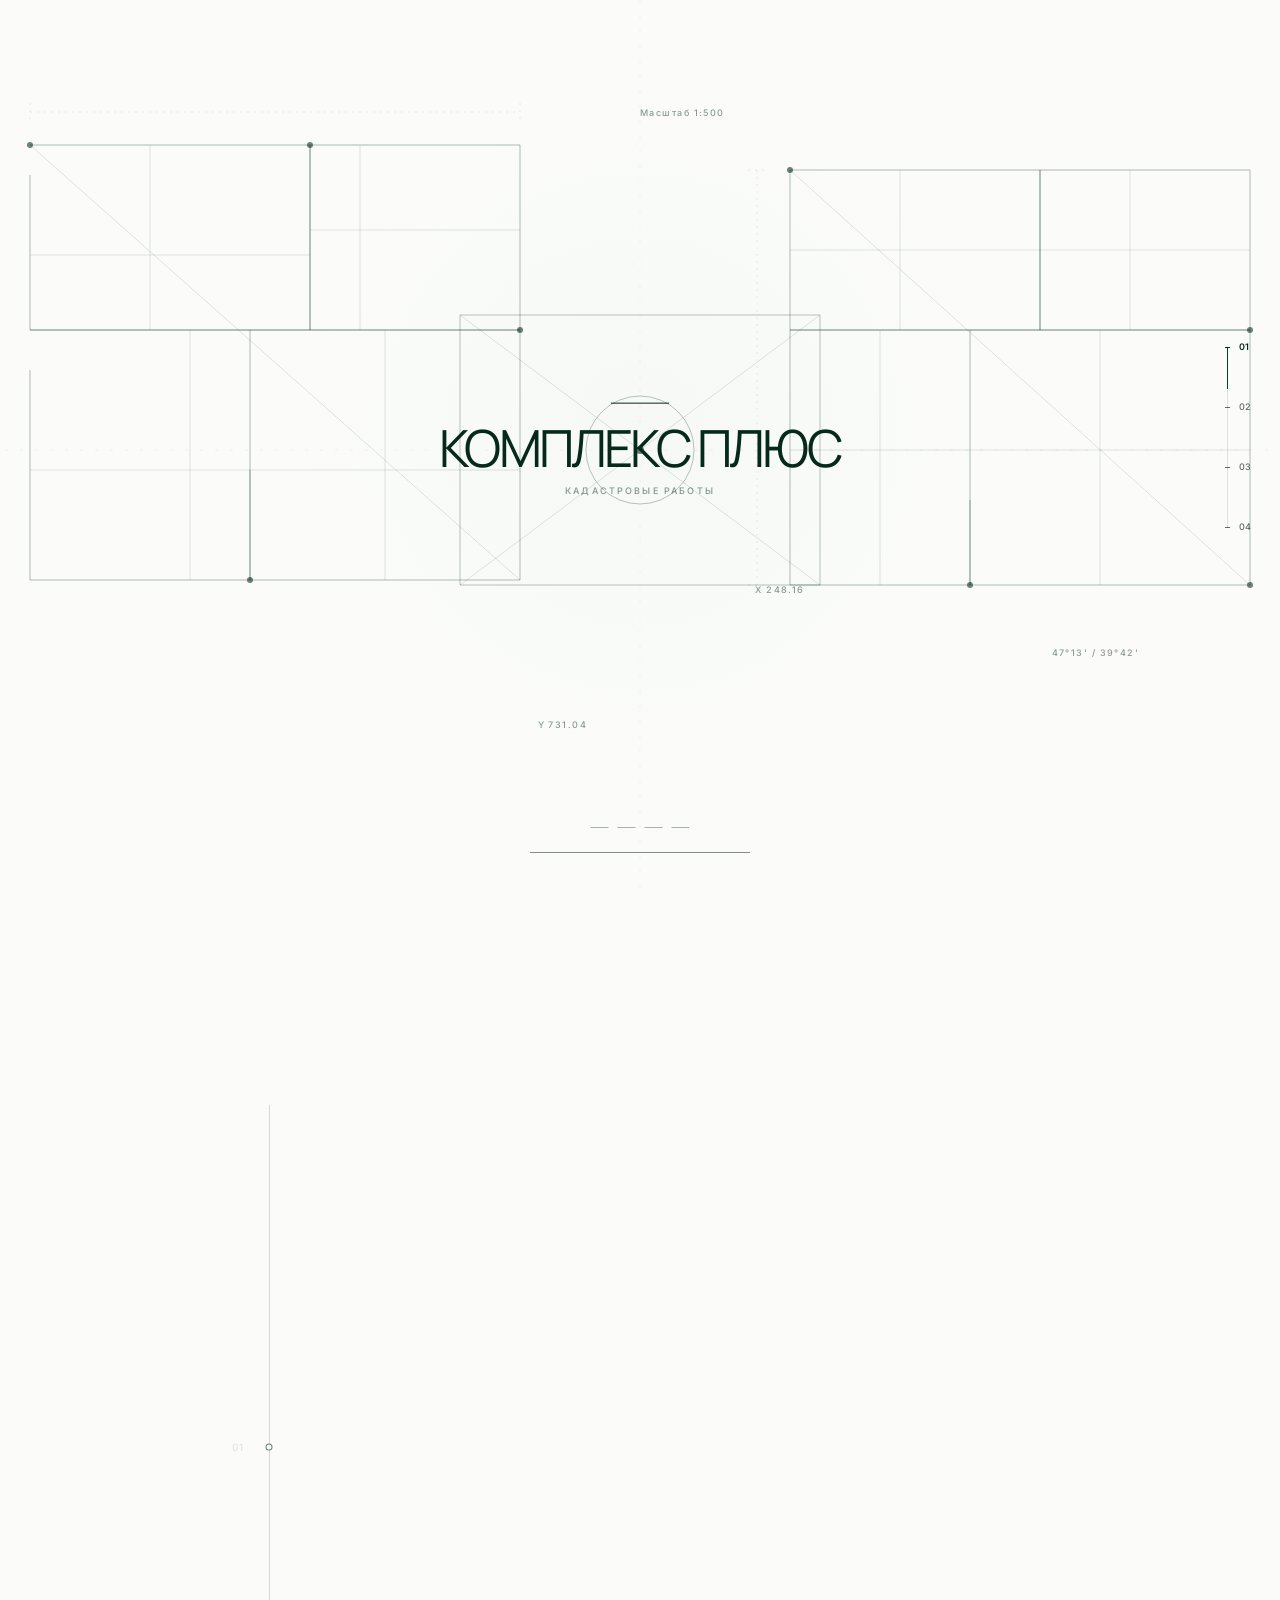
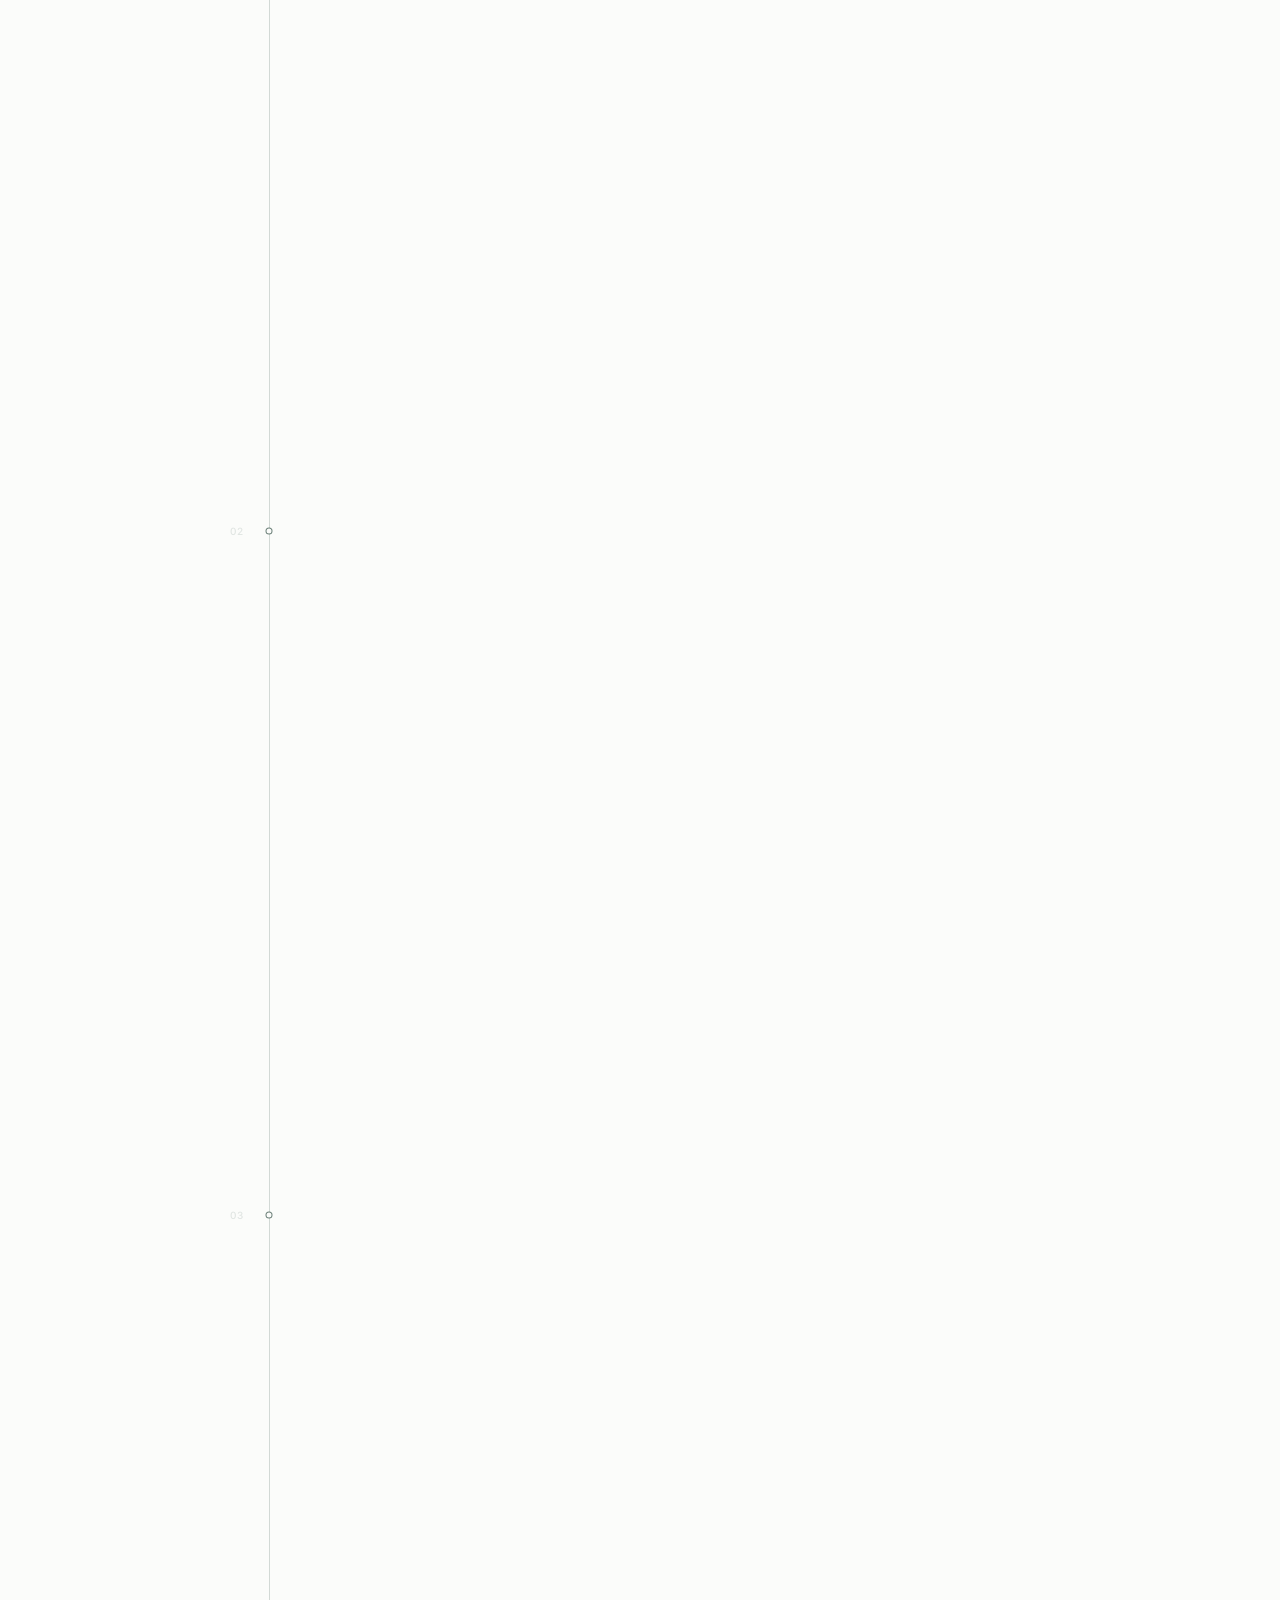
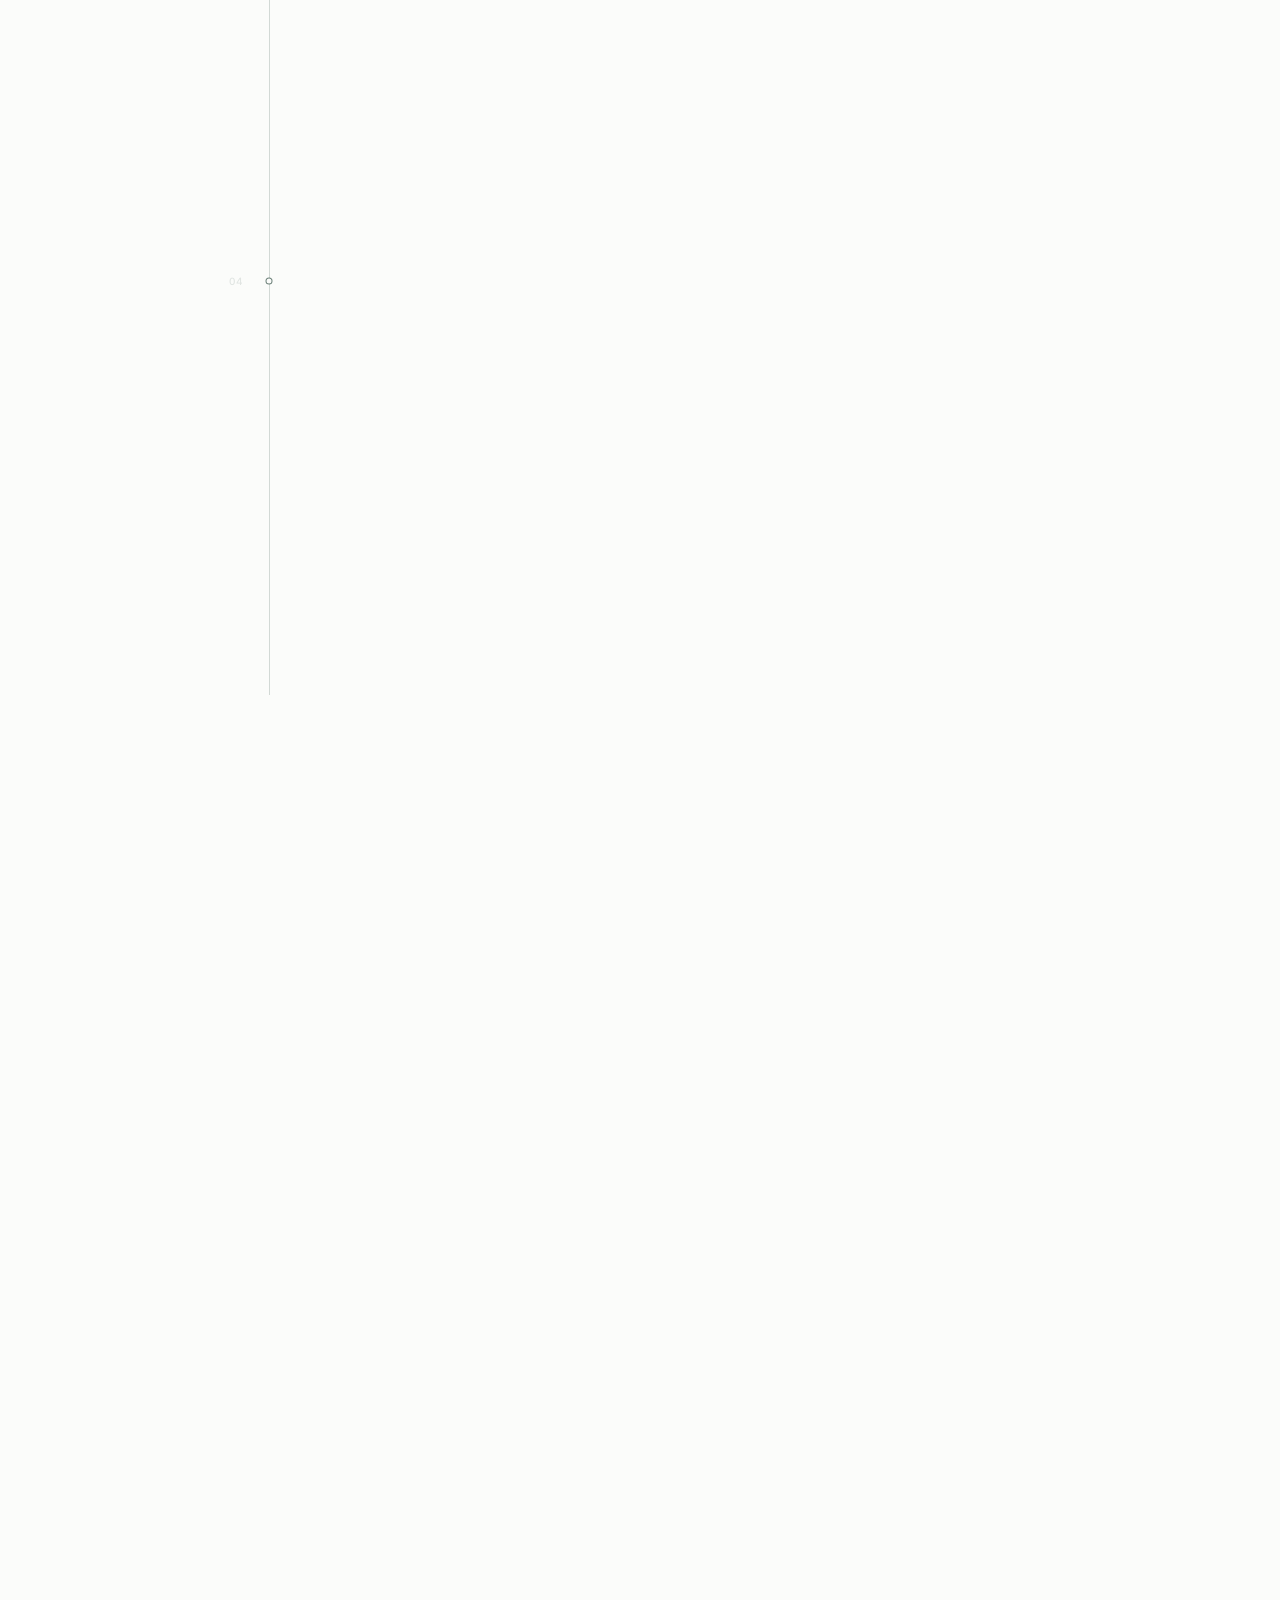
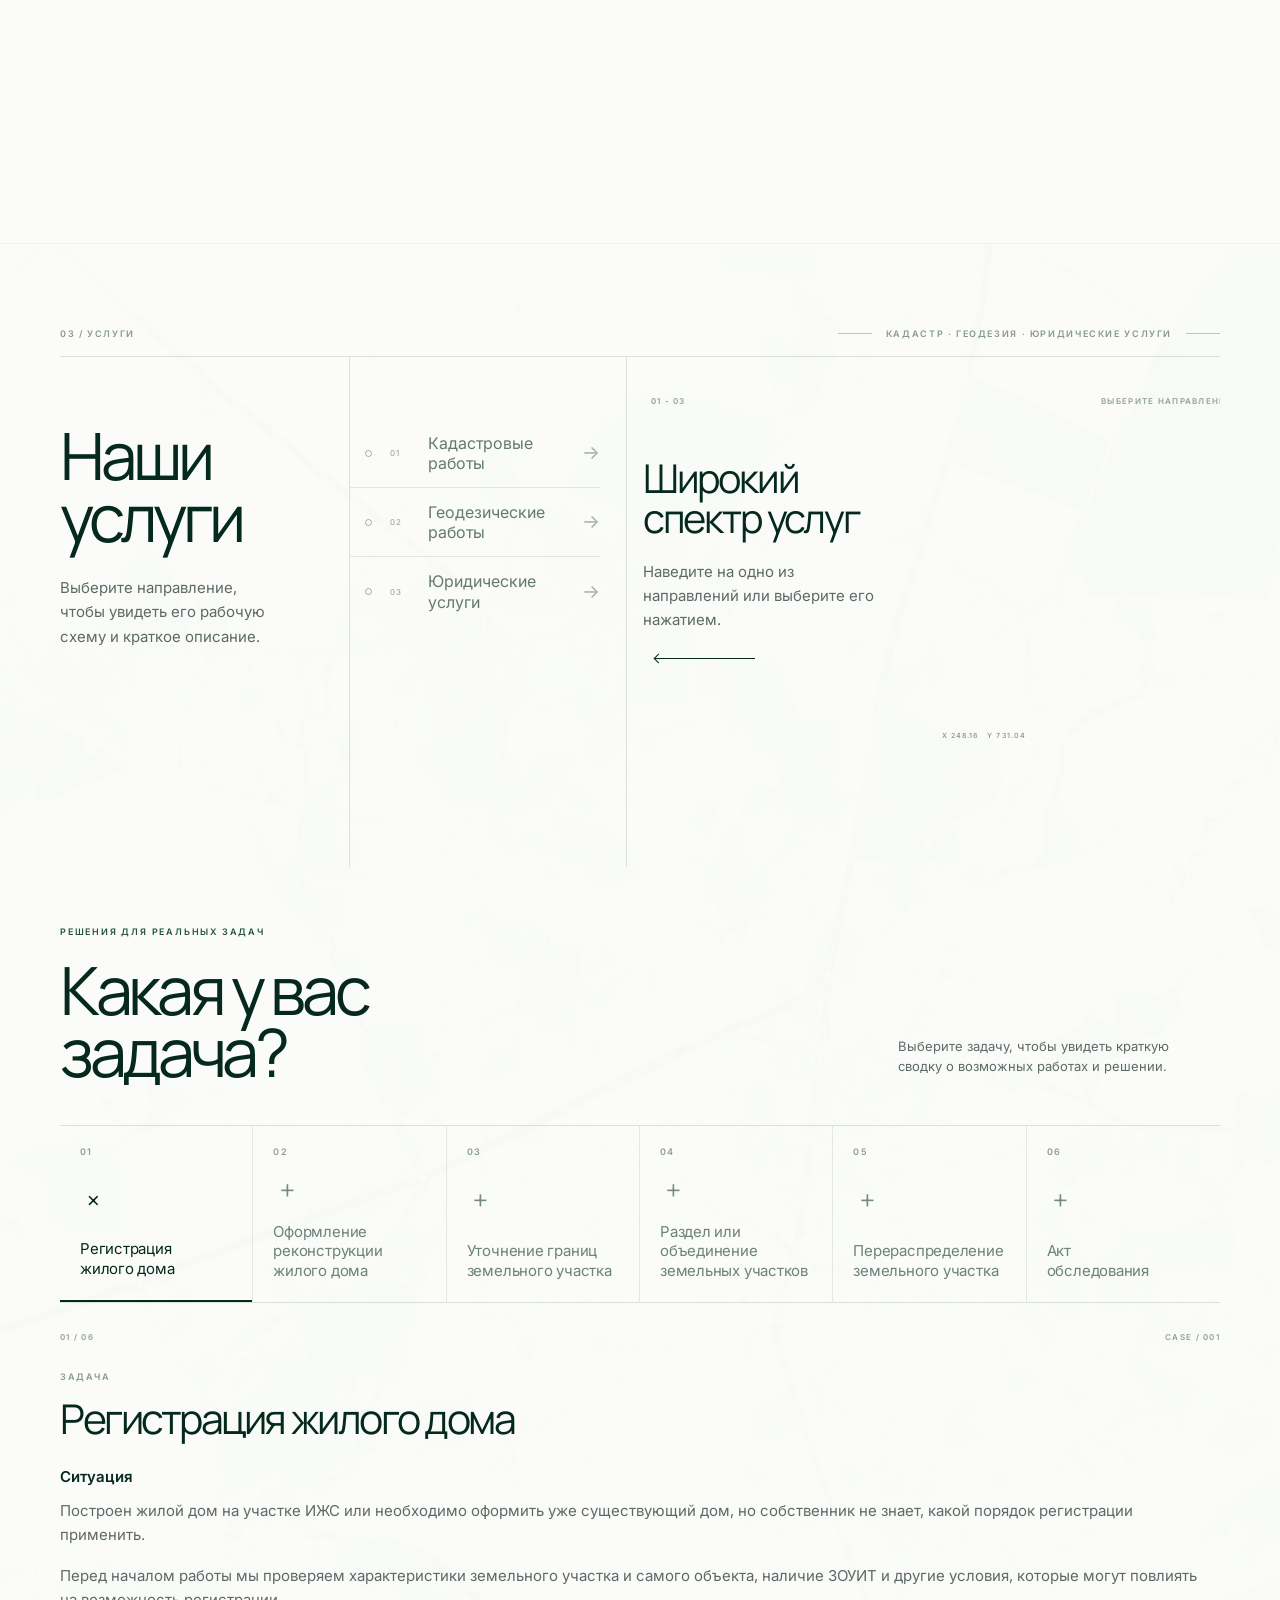
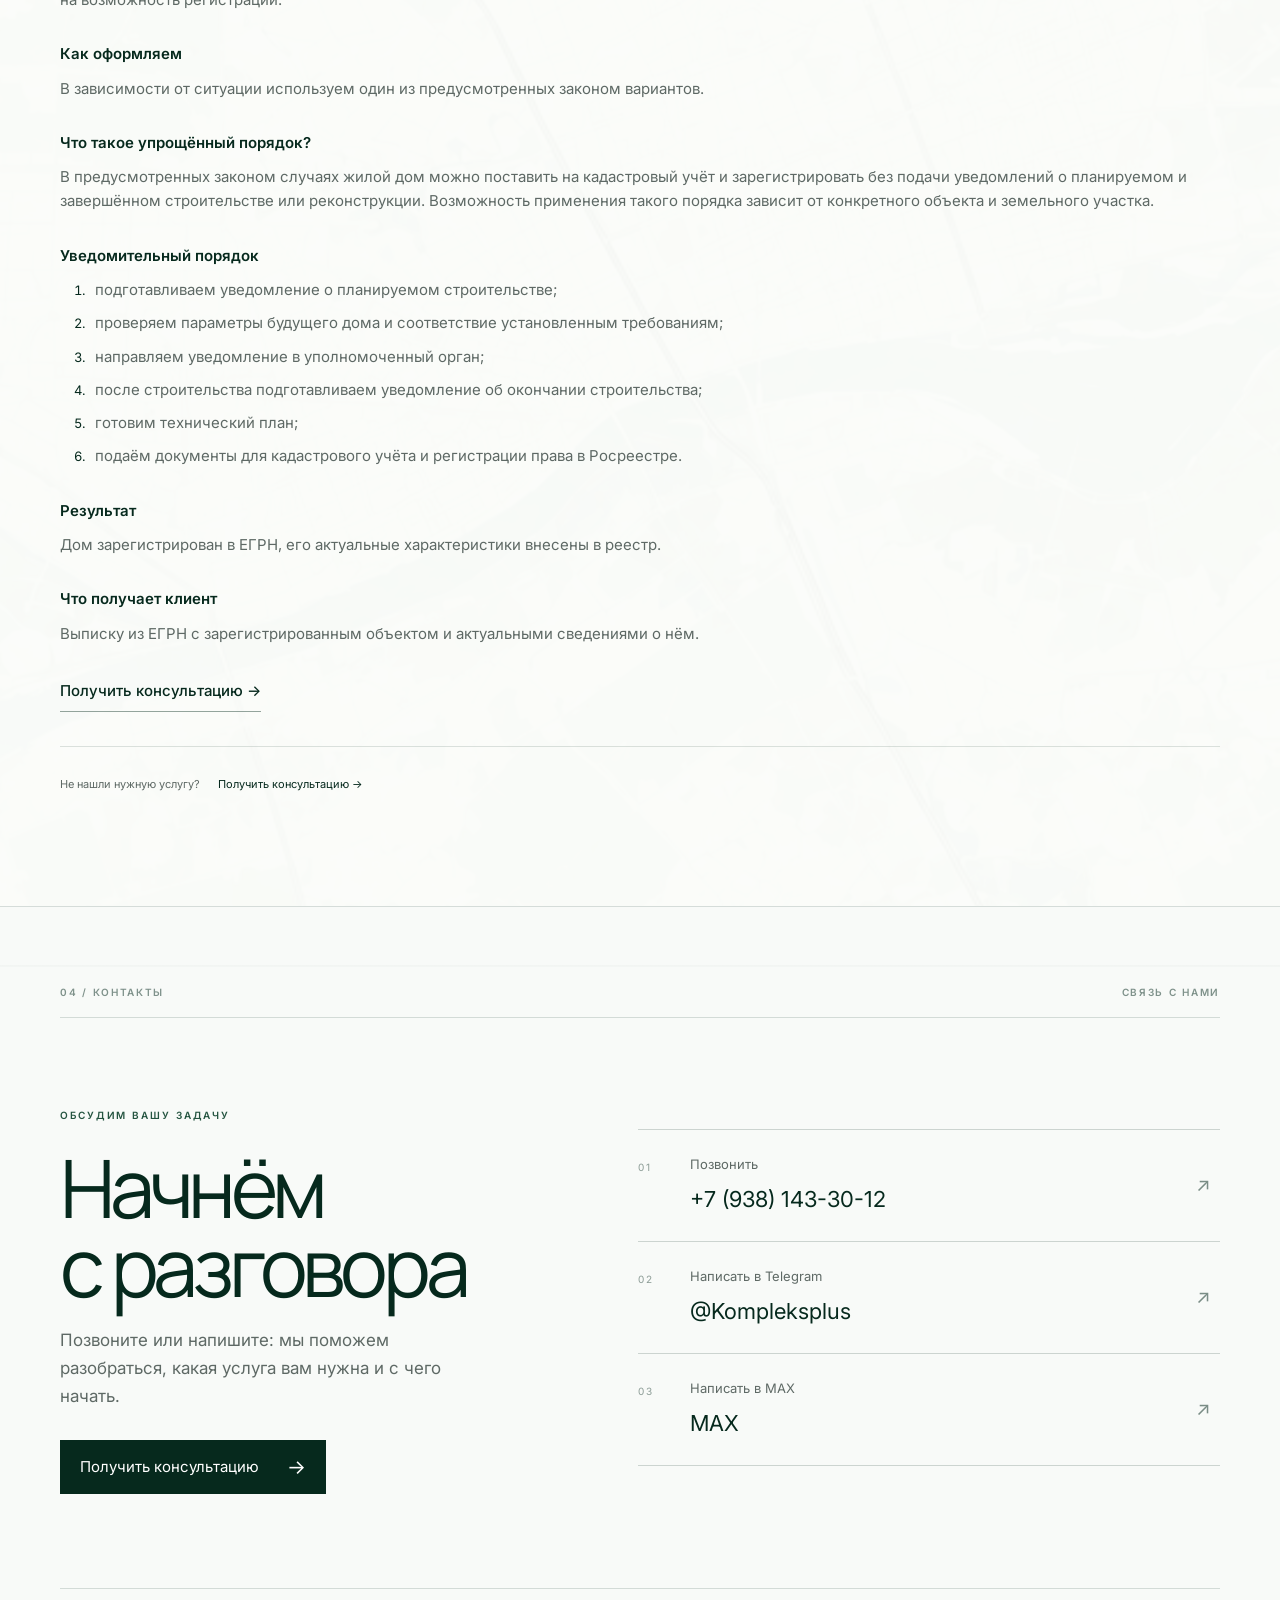
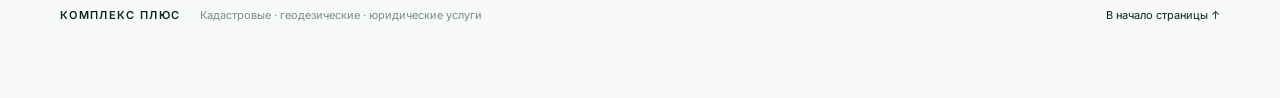
<file: index.html>
<!DOCTYPE html>
<html lang="ru">
<head>
    <meta charset="UTF-8">
    <meta name="viewport" content="width=device-width, initial-scale=1.0">
    <title>Комплекс Плюс — кадастровые работы</title>
    <meta http-equiv="refresh" content="0; url=PythonProject1/complex-plus/">
    <script>
        const destination = new URL("PythonProject1/complex-plus/", window.location.href);
        destination.search = window.location.search;
        destination.hash = window.location.hash;
        window.location.replace(destination.href);
    </script>
</head>
<body>
    <p><a href="PythonProject1/complex-plus/">Открыть сайт «Комплекс Плюс»</a></p>
</body>
</html>
</file>
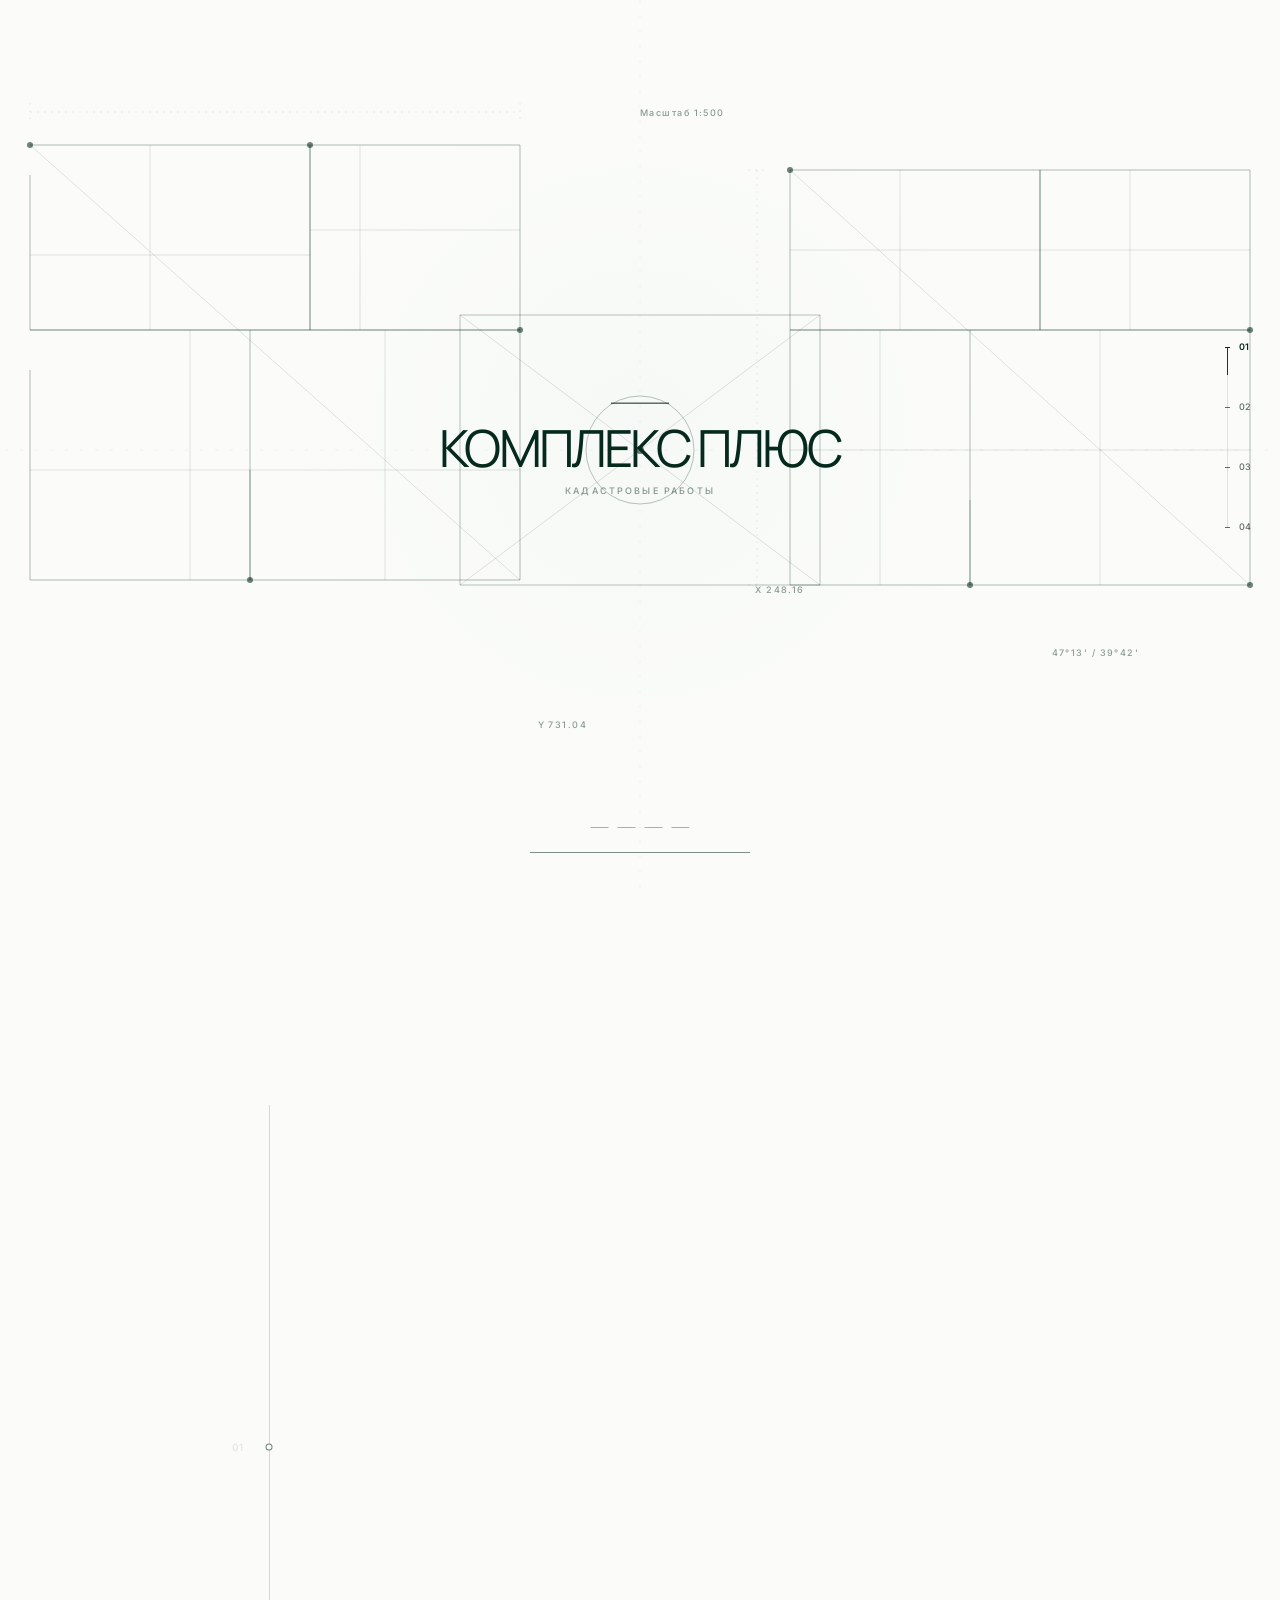
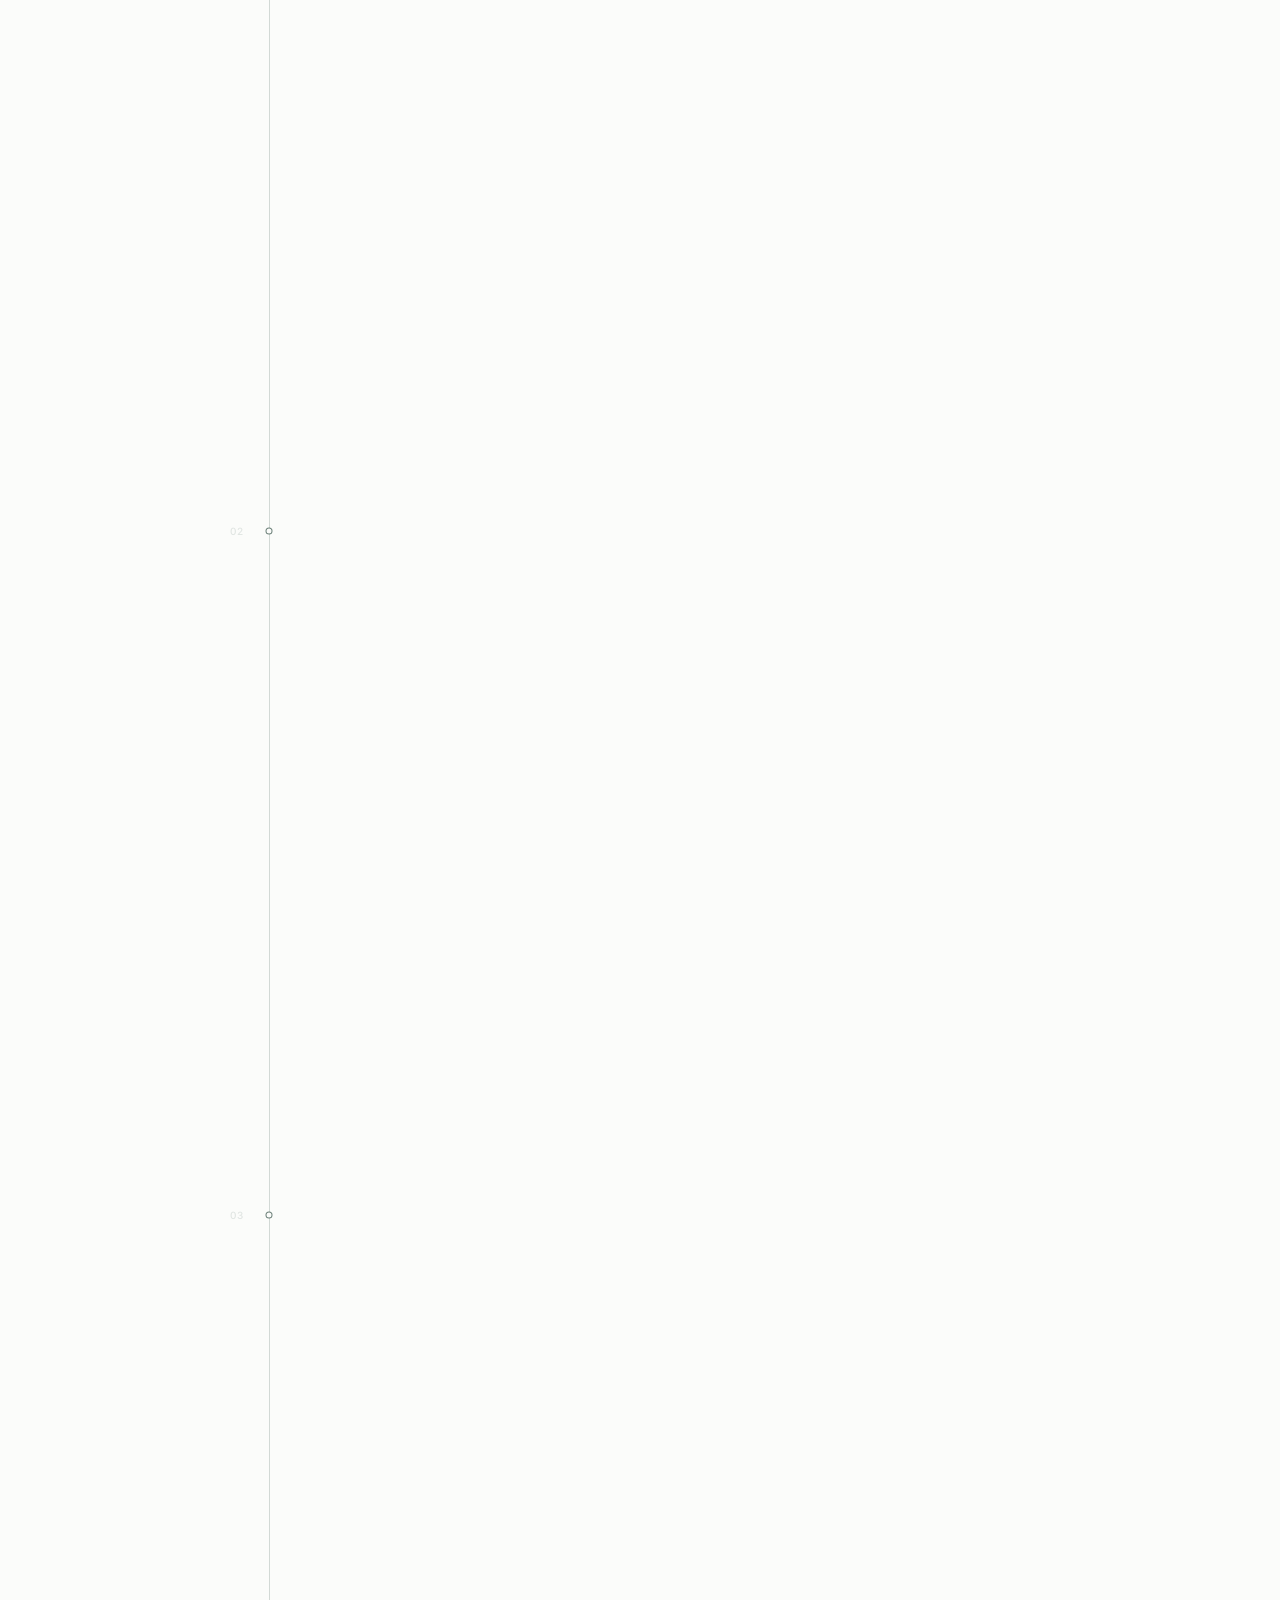
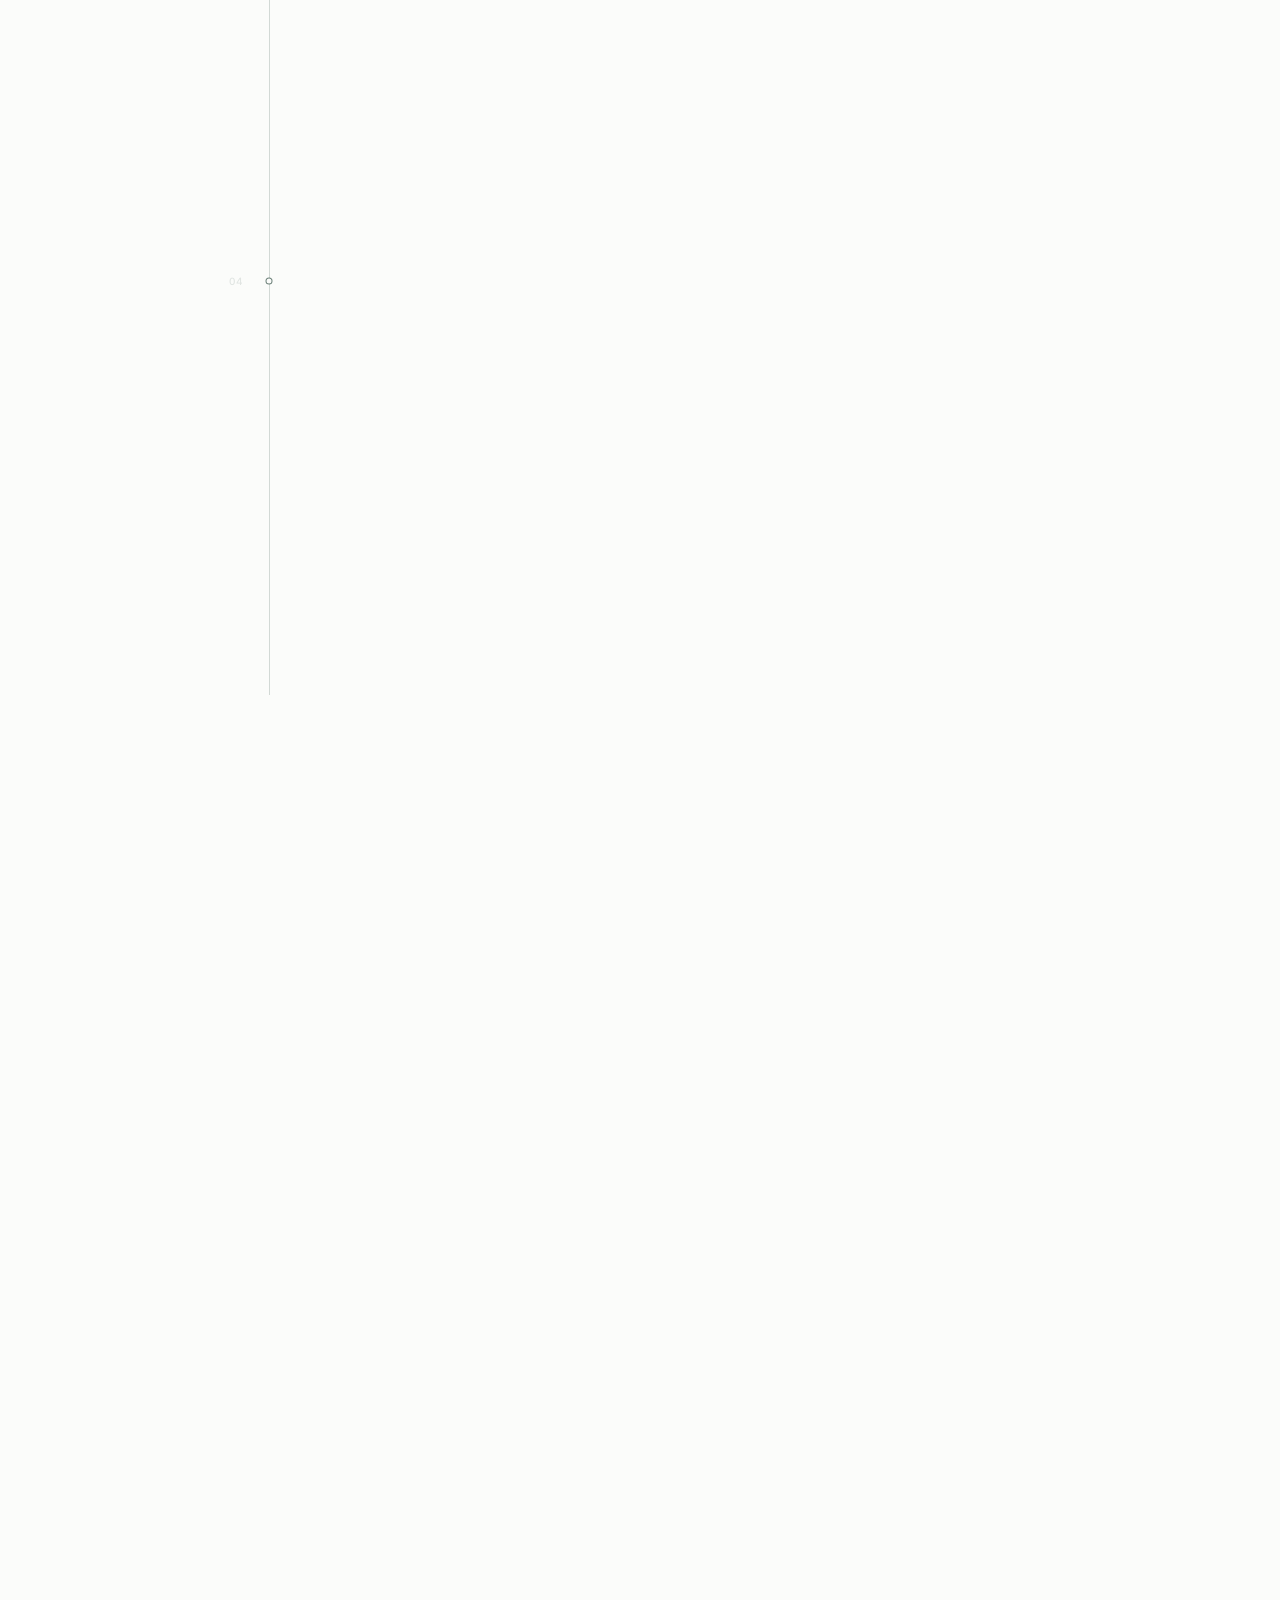
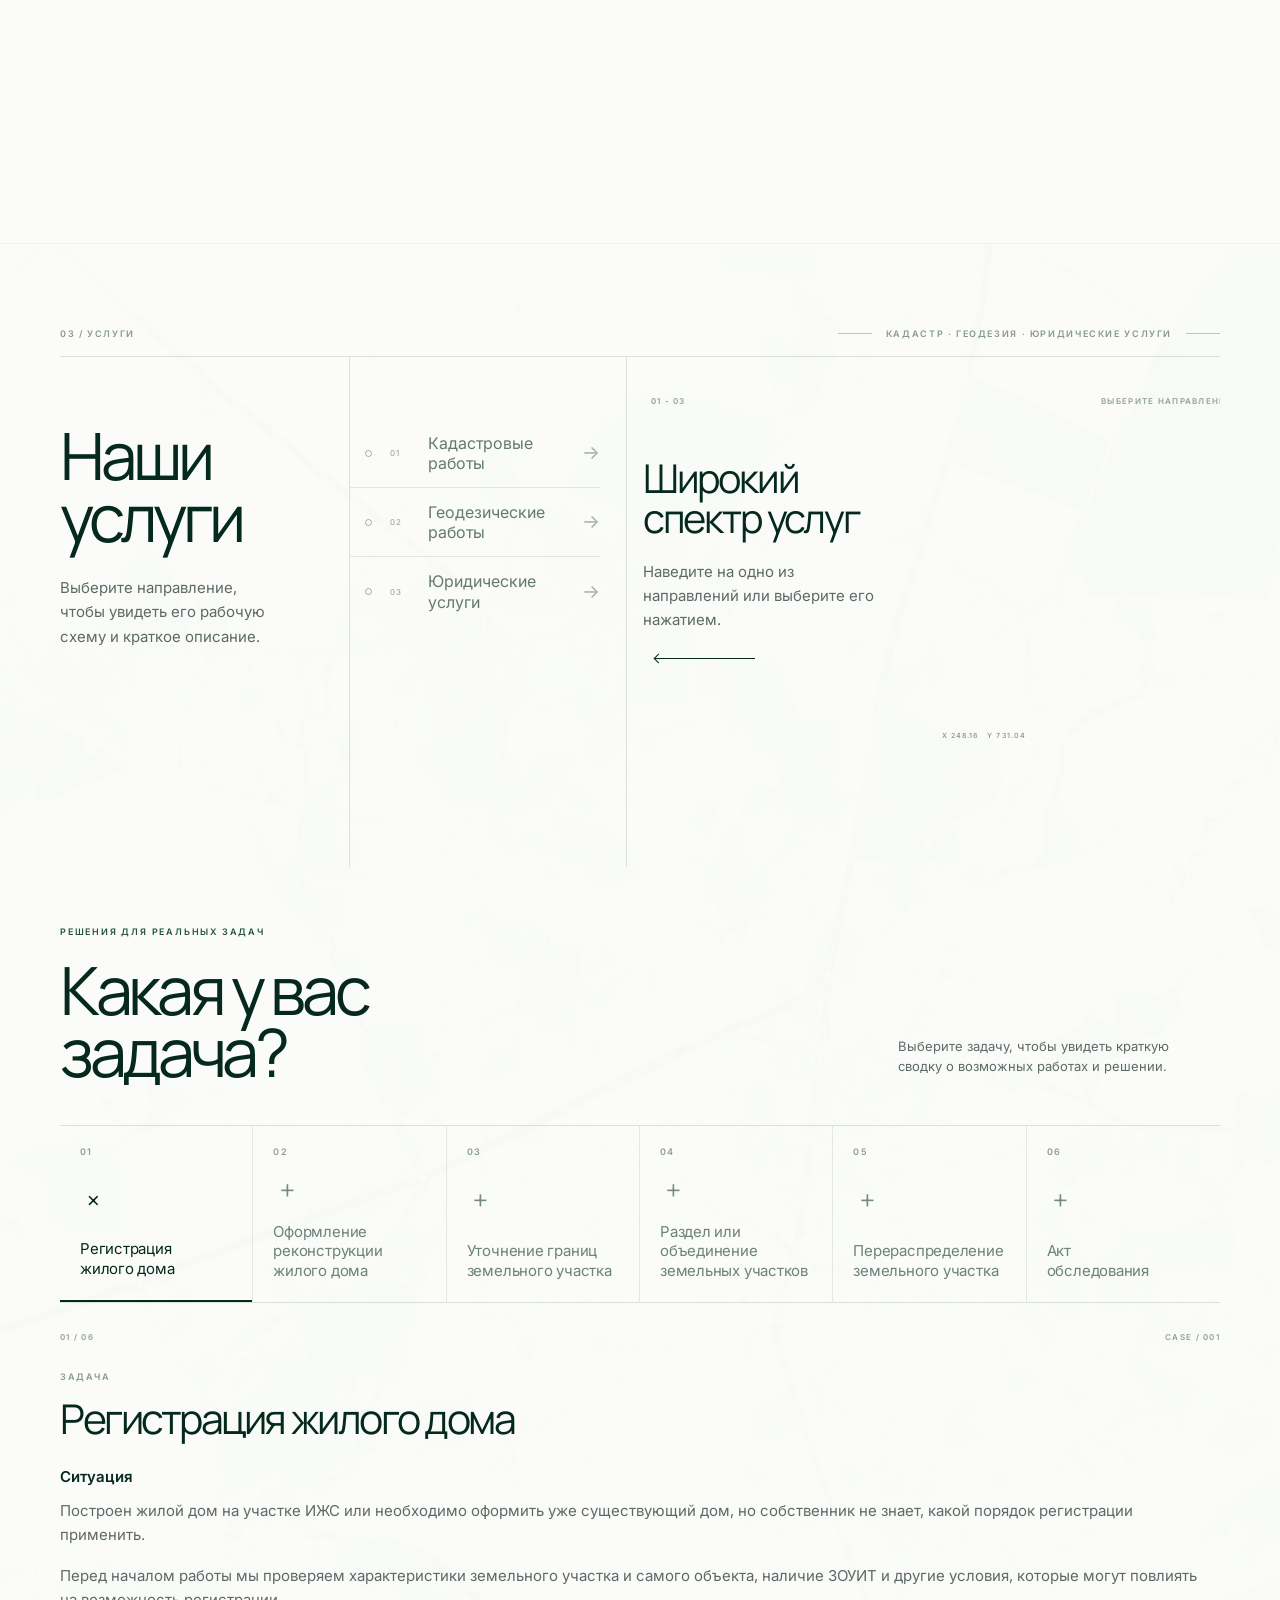
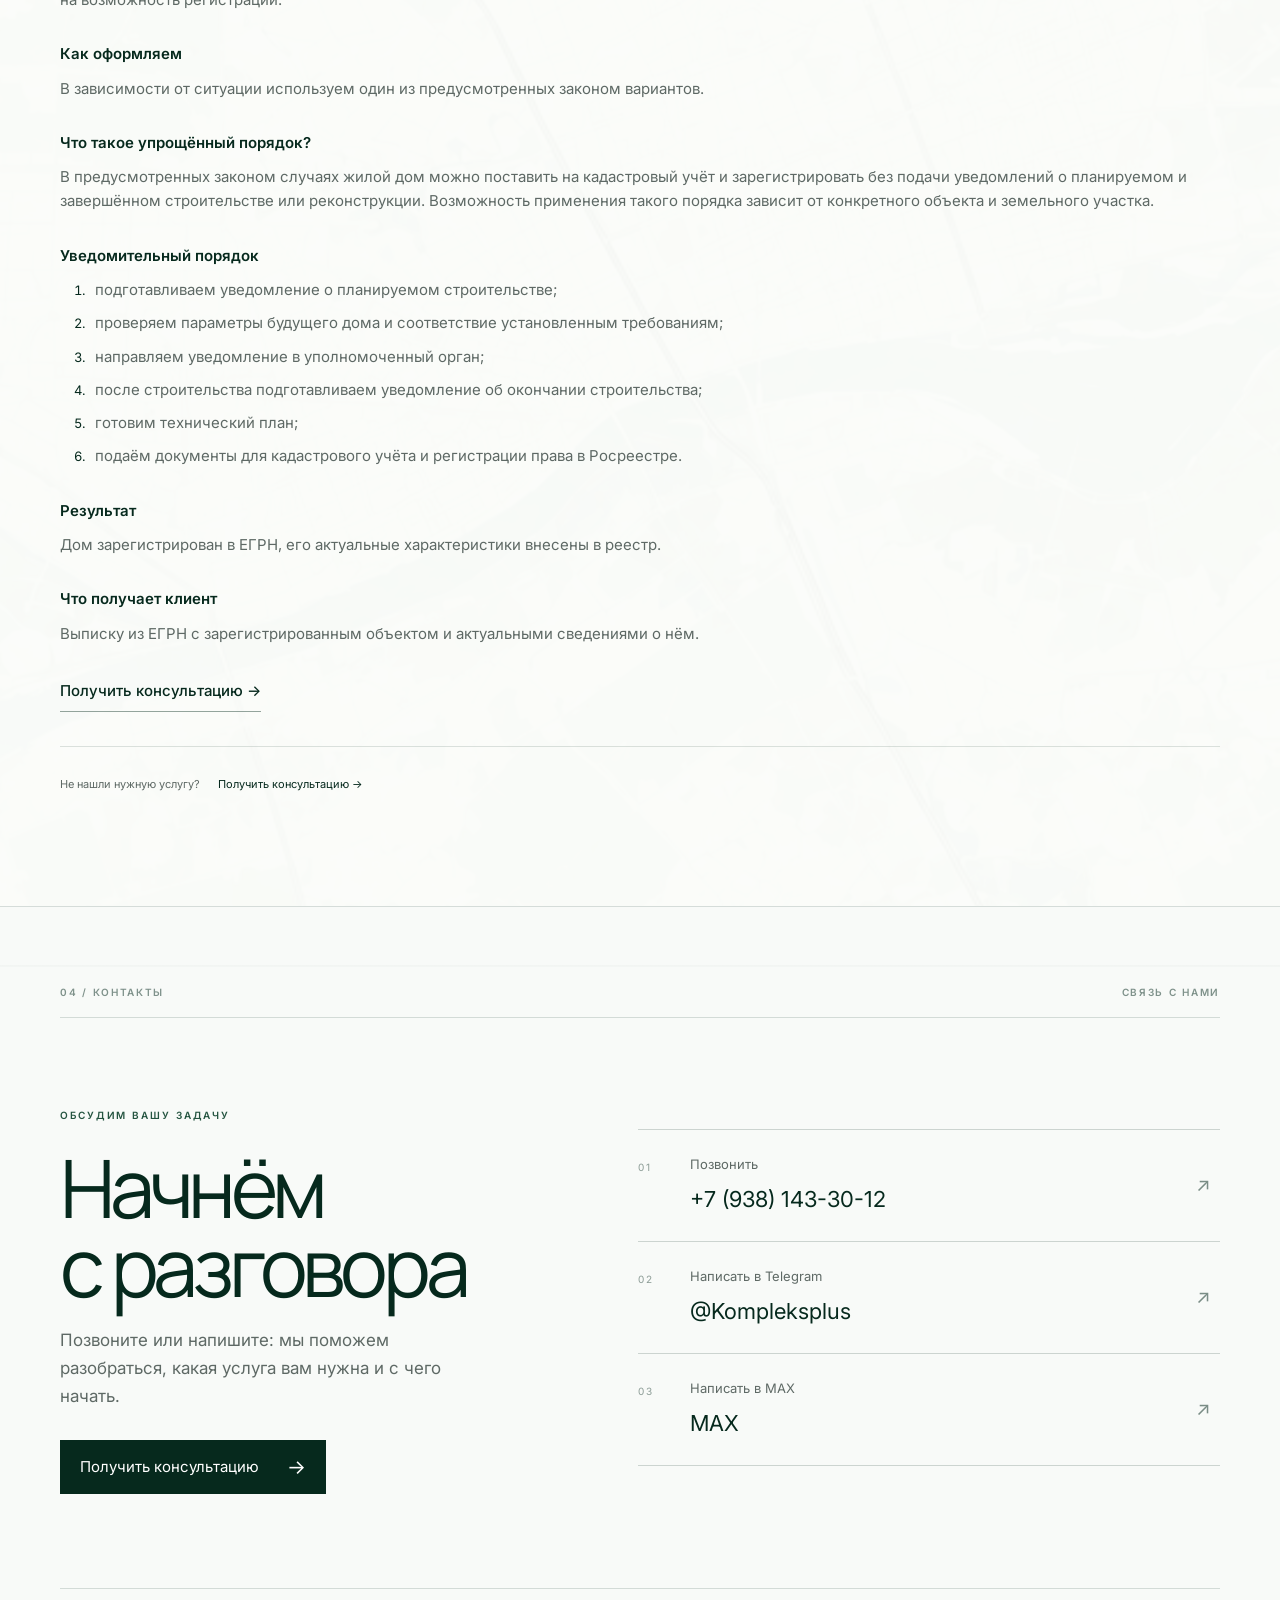
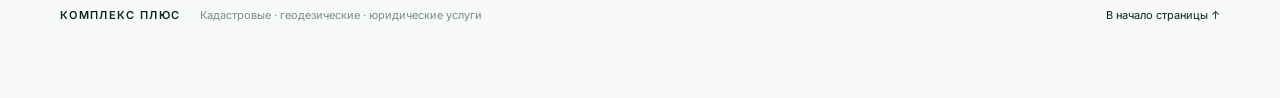
<file: PythonProject1/complex-plus/index.html>
<!DOCTYPE html>
<html lang="ru">
<head>
    <meta charset="UTF-8">
    <script>
        try {
            if (sessionStorage.getItem('cp-intro-seen')) {
                document.documentElement.classList.add('cp-intro-seen');
            }
        } catch (_) {}
    </script>
    <meta name="viewport" content="width=device-width, initial-scale=1.0">

    <title>Комплекс Плюс: кадастровые работы</title>

    <meta
        name="description"
        content="ООО «Комплекс Плюс» выполняет кадастровые и геодезические работы и оказывает юридические услуги в Ростове-на-Дону и Ростовской области."
    >

    <link rel="preconnect" href="https://fonts.googleapis.com">
    <link rel="preconnect" href="https://fonts.gstatic.com" crossorigin>

    <link
        href="https://fonts.googleapis.com/css2?family=Inter:wght@400;500;600;700;800&display=swap"
        rel="stylesheet"
    >

    <link rel="stylesheet" href="css/style.css?v=20261004-about-copy">
    <link rel="stylesheet" href="css/services.css">
    <link rel="stylesheet" href="css/mobile.css?v=20261004-1">
    <link rel="stylesheet" href="css/intro-loader.css">
    <link
        href="https://fonts.googleapis.com/css2?family=Manrope:wght@400;500;600;700&display=swap"
        rel="stylesheet"
    >
    <link rel="stylesheet" href="css/page-transitions.css">
    <link rel="stylesheet" href="css/consultation.css">
</head>
<body>
<div class="cp-intro-loader" id="cpIntroLoader" aria-hidden="false">
    <div class="cp-intro-loader__scene">
        <svg class="cp-intro-loader__drawing" viewBox="0 0 1600 900"
             preserveAspectRatio="xMidYMid slice"
             aria-hidden="true">
            <defs>
                <linearGradient id="cpLineFade" x1="0" y1="0" x2="1" y2="1">
                    <stop offset="0" stop-color="#06291d" stop-opacity=".76"/>
                    <stop offset="1" stop-color="#245440" stop-opacity=".30"/>
                </linearGradient>
            </defs>

            <!-- Координатная система -->
            <g class="cp-drawing__grid">
                <line x1="0" y1="450" x2="1600" y2="450"/>
                <line x1="800" y1="0" x2="800" y2="900"/>
                <line x1="120" y1="0" x2="120" y2="900"/>
                <line x1="1480" y1="0" x2="1480" y2="900"/>
            </g>

            <!-- Основные участки -->
            <g class="cp-drawing__plots">
                <rect x="190" y="145" width="280" height="185"/>
                <rect x="470" y="145" width="210" height="185"/>
                <rect x="190" y="330" width="220" height="250"/>
                <rect x="410" y="330" width="270" height="250"/>
                <rect x="950" y="170" width="250" height="160"/>
                <rect x="1200" y="170" width="210" height="160"/>
                <rect x="950" y="330" width="180" height="255"/>
                <rect x="1130" y="330" width="280" height="255"/>
            </g>

            <!-- Внутренние границы / технические линии -->
            <g class="cp-drawing__detail">
                <line x1="190" y1="255" x2="470" y2="255"/>
                <line x1="310" y1="145" x2="310" y2="330"/>
                <line x1="470" y1="230" x2="680" y2="230"/>
                <line x1="520" y1="145" x2="520" y2="330"/>
                <line x1="190" y1="470" x2="680" y2="470"/>
                <line x1="350" y1="330" x2="350" y2="580"/>
                <line x1="545" y1="330" x2="545" y2="580"/>

                <line x1="950" y1="250" x2="1410" y2="250"/>
                <line x1="1060" y1="170" x2="1060" y2="330"/>
                <line x1="1290" y1="170" x2="1290" y2="330"/>
                <line x1="950" y1="450" x2="1410" y2="450"/>
                <line x1="1040" y1="330" x2="1040" y2="585"/>
                <line x1="1260" y1="330" x2="1260" y2="585"/>

                <!-- диагональные строительные привязки -->
                <line x1="190" y1="145" x2="680" y2="580"/>
                <line x1="950" y1="170" x2="1410" y2="585"/>
            </g>

            <!-- Узловые точки -->
            <g class="cp-drawing__points">
                <circle cx="190" cy="145" r="3"/>
                <circle cx="470" cy="145" r="3"/>
                <circle cx="680" cy="330" r="3"/>
                <circle cx="410" cy="580" r="3"/>
                <circle cx="950" cy="170" r="3"/>
                <circle cx="1410" cy="330" r="3"/>
                <circle cx="1130" cy="585" r="3"/>
                <circle cx="1410" cy="585" r="3"/>
                <circle cx="800" cy="450" r="4"/>
            </g>

            <!-- Центральная тонкая рамка -->
            <g class="cp-drawing__center">
                <rect x="620" y="315" width="360" height="270"/>
                <line x1="620" y1="315" x2="980" y2="585"/>
                <line x1="980" y1="315" x2="620" y2="585"/>
                <circle cx="800" cy="450" r="54"/>
            </g>

            <!-- Размерные линии -->
            <g class="cp-drawing__dimensions">
                <line x1="190" y1="112" x2="680" y2="112"/>
                <line x1="190" y1="103" x2="190" y2="121"/>
                <line x1="680" y1="103" x2="680" y2="121"/>

                <line x1="917" y1="170" x2="917" y2="585"/>
                <line x1="908" y1="170" x2="926" y2="170"/>
                <line x1="908" y1="585" x2="926" y2="585"/>
            </g>
        </svg>

        <!-- Технические подписи -->

        <div class="cp-intro-label cp-intro-label--d">47°13' / 39°42'</div>

        <div class="cp-intro-label cp-intro-label--f">Масштаб 1:500</div>
        <div class="cp-intro-label cp-intro-label--g">X 248.16</div>
        <div class="cp-intro-label cp-intro-label--h">Y 731.04</div>

        <div class="cp-intro-loader__ticks" aria-hidden="true">
            <span></span><span></span><span></span><span></span>
        </div>

        <div class="cp-intro-loader__brand">
            <span class="cp-intro-loader__brand-line"></span>
            <div class="cp-intro-loader__brand-title">КОМПЛЕКС ПЛЮС</div>
            <div class="cp-intro-loader__brand-subtitle">КАДАСТРОВЫЕ РАБОТЫ</div>
        </div>

        <div class="cp-intro-loader__progress" aria-hidden="true">
            <span></span>
        </div>
    </div>
</div>
<header class="header site-header">
    <div class="container header__inner">

        <a href="#home" class="logo site-header__logo" aria-label="Комплекс Плюс - кадастровые работы">
            <span class="logo__title">КОМПЛЕКС ПЛЮС</span>
            <span class="logo__subtitle">Кадастровые работы</span>
        </a>

        <nav class="navigation site-header__nav" aria-label="Основная навигация">
            <a href="#about" class="navigation__link">О нас</a>
            <a href="#services" class="navigation__link">Услуги</a>
            <a href="#contacts" class="navigation__link">Контакты</a>
        </nav>

        <a href="tel:+79381433012" class="header__phone site-header__phone" aria-label="Позвонить">
            +7 (938) 143-30-12
        </a>

        <button class="mobile-menu" type="button" aria-label="Открыть меню" aria-expanded="false">
            <span></span><span></span><span></span>
        </button>

    </div>
</header>


<main>

<section class="hero" id="home">

    <div class="hero__map">

        <img
            src="images/rostov-map.png?v=20261003-restored"
            alt="Карта Ростова-на-Дону"
            class="hero__map-image"
        >

        <div class="hero__map-fade"></div>

        <canvas class="district-glow-canvas" aria-hidden="true"></canvas>

    </div>

    <div class="hero__technical" aria-hidden="true">
        <span class="hero-tech-line hero-tech-line--h1"></span>
        <span class="hero-tech-line hero-tech-line--h2"></span>
        <span class="hero-tech-line hero-tech-line--v1"></span>
        <span class="hero-tech-line hero-tech-line--v2"></span>
        <span class="hero-tech-point hero-tech-point--map"></span>
    </div>

    <div class="container hero__container">

        <div class="hero__content">


            <h1 class="hero__title">
                Вам не нужно разбираться <br> во всём самостоятельно
            </h1>

            <h2 class="hero__subtitle">
                Мы бесплатно проконсультируем, подскажем, какие документы нужны,
                объясним порядок действий и качественно выполним работу

            </h2>

            <p class="hero__description">

            </p>

            <a href="consultation.html" data-consultation class="hero__button">
                <span>Получить консультацию</span>
                <span class="hero__button-arrow">→</span>
            </a>

        </div>

        <nav class="hero__quick-links" aria-label="Основные услуги">
            <a href="service-mezhevanie.html" class="hero-service-card">
                <span class="hero-service-card__name">Межевание границ</span>
                <span class="hero-service-card__svg" aria-hidden="true"></span>
                <span class="hero-service-card__arrow" aria-hidden="true">→</span>
            </a>
            <a href="service-kpt.html" class="hero-service-card">
                <span class="hero-service-card__name">Схема на КПТ</span>
                <span class="hero-service-card__svg" aria-hidden="true"></span>
                <span class="hero-service-card__arrow" aria-hidden="true">→</span>
            </a>
            <a href="service-expert-conclusion.html" class="hero-service-card">
                <span class="hero-service-card__name">Судебная экспертиза</span>
                <span class="hero-service-card__svg" aria-hidden="true"></span>
                <span class="hero-service-card__arrow" aria-hidden="true">→</span>
            </a>
            <a href="service-tech-plan-building.html" class="hero-service-card">
                <span class="hero-service-card__name">Технический план</span>
                <span class="hero-service-card__svg" aria-hidden="true"></span>
                <span class="hero-service-card__arrow" aria-hidden="true">→</span>
            </a>
            <a href="service-inspection-act.html" class="hero-service-card">
                <span class="hero-service-card__name">Акт обследования</span>
                <span class="hero-service-card__svg" aria-hidden="true"></span>
                <span class="hero-service-card__arrow" aria-hidden="true">→</span>
            </a>
        </nav>

        <div class="hero__map-coordinates" aria-hidden="true">
            <span>47°13' / 39°42'</span>
        </div>
</div>

<div class="hero-cursor" aria-hidden="true">
    <span></span>
</div>

</section>
<aside class="hero-scroll" aria-hidden="true">
    <div class="hero-scroll__track">
        <i></i>
        <div class="hero-scroll__steps">
            <span class="hero-scroll__step" data-section="home">01</span>
            <span class="hero-scroll__step" data-section="about">02</span>
            <span class="hero-scroll__step" data-section="services">03</span>
            <span class="hero-scroll__step" data-section="contacts">04</span>
        </div>
    </div>

</aside>

<!-- =====================================================
     О НАС
     ===================================================== -->

<section class="about about-section" id="about" aria-labelledby="about-title">
    <div class="container about__inner">
        <h2 class="about__eyebrow" id="about-title">О КОМПАНИИ</h2>

        <div class="about__story">
            <div class="about__rail" aria-hidden="true">
                <span class="about__rail-fill"></span>
                <span class="about__rail-arrow"></span>
            </div>

            <ol class="about__steps">
                <li class="about__step" data-about-step>
                    <span class="about__number">01</span>
                    <span class="about__point" aria-hidden="true"></span>
                    <div class="about__step-copy">
                        <h3>Граница участка<br><em>не совпадает.</em></h3>
                        <p>На публичной кадастровой карте границы указаны иначе, чем на местности.</p>
                    </div>
                </li>

                <li class="about__step" data-about-step>
                    <span class="about__number">02</span>
                    <span class="about__point" aria-hidden="true"></span>
                    <div class="about__step-copy">
                        <h3>Дом нужно<br><em>поставить на учёт.</em></h3>
                        <p>Чтобы распоряжаться домом, в том числе продавать его, без лишних ограничений.</p>
                    </div>
                </li>

                <li class="about__step" data-about-step>
                    <span class="about__number">03</span>
                    <span class="about__point" aria-hidden="true"></span>
                    <div class="about__step-copy">
                        <h3>Документы<br>противоречат<br><em>фактической ситуации.</em></h3>
                        <p>Планы, границы и площади не сходятся.</p>
                    </div>
                </li>

                <li class="about__step" data-about-step>
                    <span class="about__number">04</span>
                    <span class="about__point" aria-hidden="true"></span>
                    <div class="about__step-copy">
                        <h3>Спор дошёл<br><em>до суда.</em></h3>
                        <p>Споры с соседями и органами власти, а также вопросы регистрации требуют профессионального решения.</p>
                    </div>
                </li>
            </ol>
        </div>

        <div class="about__final" data-about-final>
            <p class="about__conclusion about__reveal" data-about-final-part>
                Для нас это<br>не четыре разные<br>проблемы.
            </p>
            <p class="about__conclusion about__conclusion--green about__reveal" data-about-final-part>
                Это <strong>одна</strong> задача,<br>которую нужно<br>довести до <strong>результата.</strong>
            </p>

            <div class="about__identity about__reveal" data-about-final-part>
                <p class="about__brand">КОМПЛЕКС ПЛЮС</p>
                <p class="about__fields">Мы занимаемся кадастровыми и геодезическими работами, готовим техническую документацию, проводим экспертизы и сопровождаем клиентов.</p>
            </div>

            <div class="about__closing about__reveal" data-about-final-part>
                <p>Ведём вашу задачу от измерения до готового результата.</p>
            </div>
        </div>
    </div>
</section>
<!-- =====================================================
     УСЛУГИ
     ===================================================== -->

<div id="services-container"></div>

</main>

<script src="js/mobile-menu.js"></script>
<script src="js/intro-loader.js"></script>
<script src="js/hero.js?v=20261004-preview-cors"></script>
<script src="js/about.js?v=20261004-scroll-story"></script>

<script src="js/page.js"></script>

<script src="js/page-transitions.js"></script>
<script src="js/consultation.js"></script>
</body>
</html>
</file>
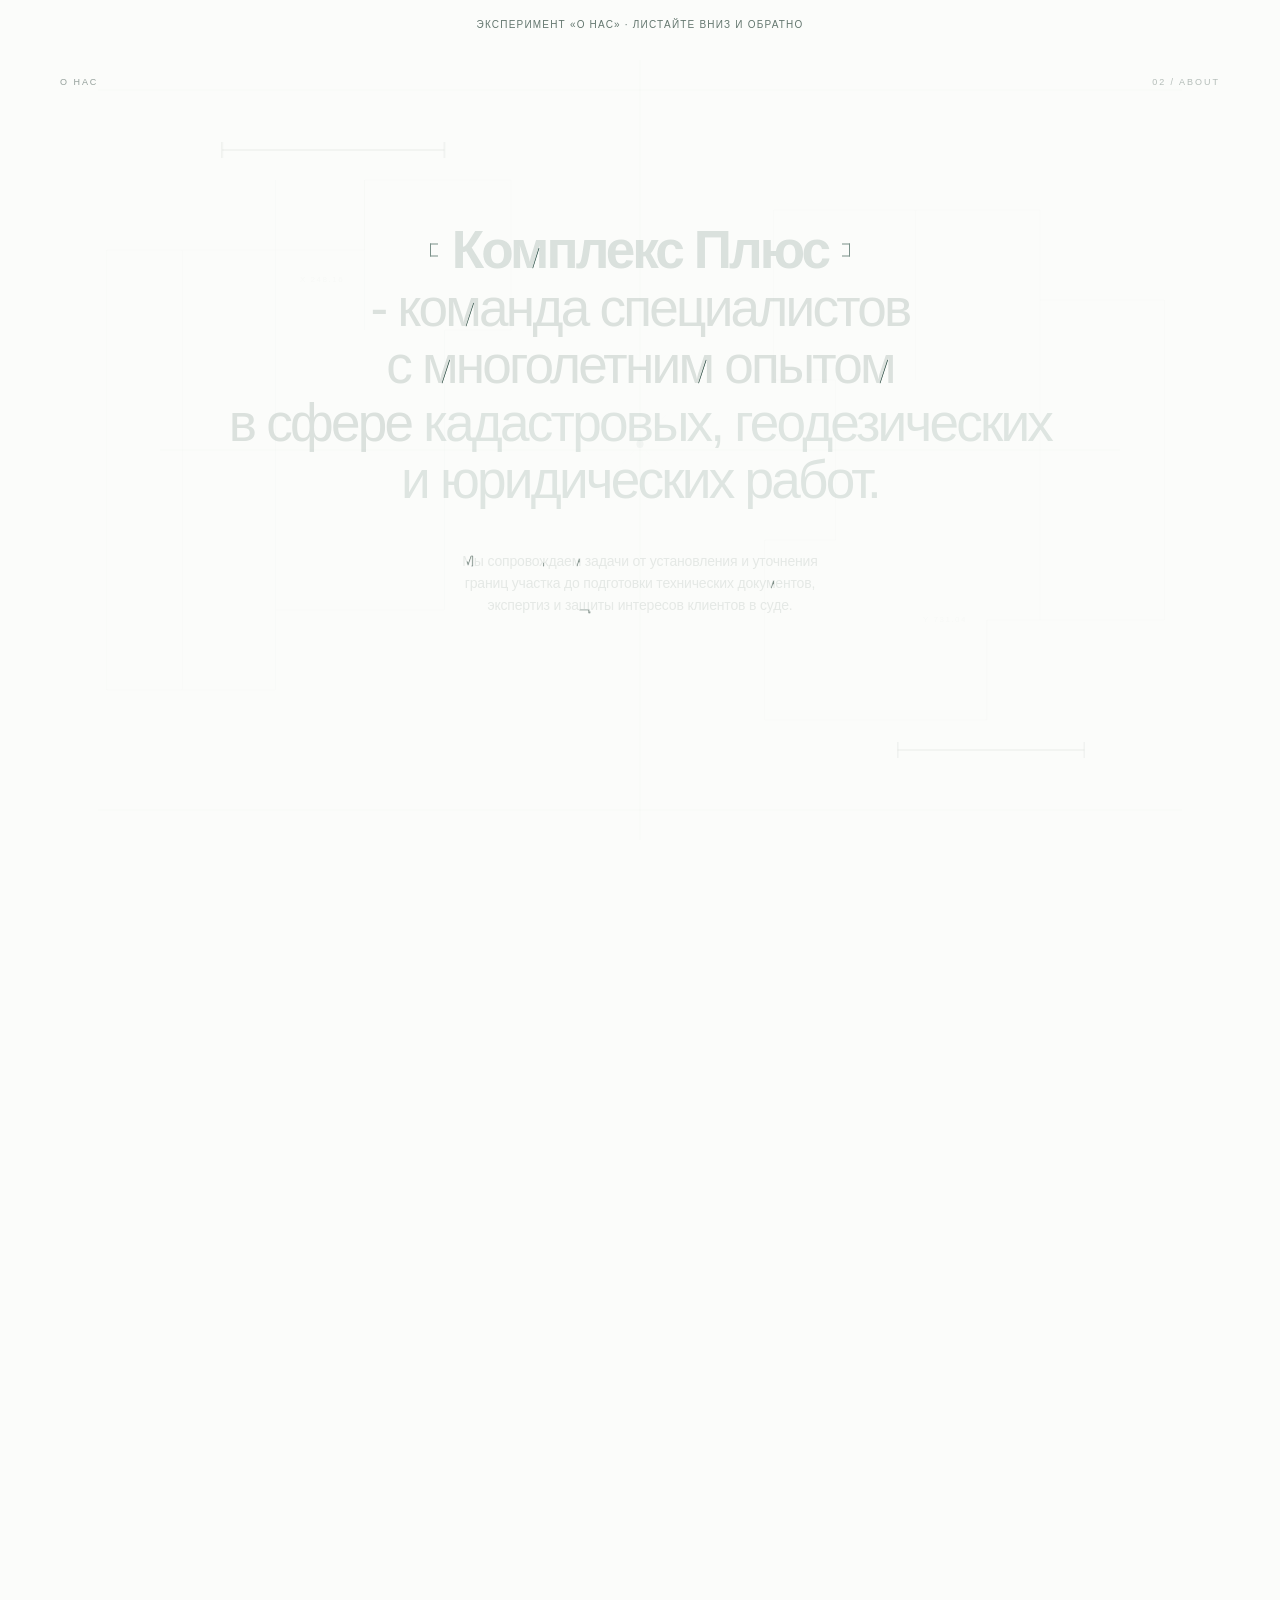
<file: previews/about-stroke.html>
<!doctype html><html lang="ru"><meta charset="utf-8"><meta name="viewport" content="width=device-width,initial-scale=1"><title>О нас — прорисовка штрихами</title><style>*{box-sizing:border-box}body{margin:0;background:#fbfcfa;font-family:Arial,sans-serif} .preview-hint{position:fixed;top:18px;left:0;right:0;z-index:10;text-align:center;font:10px/1.4 Arial,sans-serif;letter-spacing:.12em;color:#64776f;pointer-events:none}.about-section {
    position: relative;
    height: 190vh;
    min-height: 0;
    overflow: visible;

    background: #fbfcfa;

    color: #1d4035;
}


.about__stage {
    position: relative;

    width: 100%;
    height: 100%;
}


.about__sticky {
    position: sticky;

    top: 0;

    width: 100%;
    height: 100vh;

    min-height: 680px;

    display: flex;
    align-items: center;

    overflow: hidden;

    z-index: 1;
}


/* =========================================================
   CONTENT
   ========================================================= */

.about__inner {
    position: relative;

    z-index: 5;

    width: min(
        calc(100% - 120px),
        1320px
    );

    height: 100%;

    margin: 0 auto;

    display: flex;
    flex-direction: column;
    justify-content: center;

    padding: 92px 0 64px;
}


.about__meta {
    position: absolute;

    top: 78px;
    left: 0;
    right: 0;

    display: flex;
    justify-content: space-between;
    align-items: center;

    pointer-events: none;
}


.about__eyebrow,
.about__index {
    color: rgba(65, 86, 78, .55);

    font-family: "Inter", sans-serif;

    font-size: 9px;
    line-height: 1;

    font-weight: 400;

    letter-spacing: .22em;

    text-transform: uppercase;
}


.about__index {
    color: rgba(65, 86, 78, .38);
}


/* =========================================================
   MAIN COPY
   ========================================================= */

.about__copy {
    width: min(
        1180px,
        100%
    );

    margin: 0 auto;

    text-align: center;

    position: relative;

    transform: translateY(-5vh);
}


.about__statement {
    margin: 0 auto;

    width: 100%;

    color: #1d4035;

    /*
     * Manrope остаётся единственным шрифтом,
     * потому что он уже подключён в index.html.
     *
     * Размер уменьшен и начертание облегчено,
     * чтобы приблизиться к пропорциям референса.
     */

    font-family: "Manrope", sans-serif;

    font-size: clamp(
        42px,
        4.15vw,
        66px
    );

    line-height: 1.08;

    font-weight: 400;

    letter-spacing: -.052em;

    text-align: center;
}


.about__line {
    position: relative;

    display: block;

    width: 100%;

    overflow: visible;
}


/* =========================================================
   CHARACTER ASSEMBLY
   ========================================================= */

.about__fragment {
    position: relative;
    display: inline-block;
    opacity: 1;
}

.about__ink-source { opacity: 1; }
.about-section.is-scroll-ready .about__ink-source { opacity: .14; }
.about__ink {
    position: absolute;
    inset: 0;
    width: 100%;
    height: 100%;
    overflow: visible;
    pointer-events: none;
    fill: none;
    stroke-width: .65px;
    stroke-linecap: round;
    stroke-linejoin: round;
}
.about__ink text { vector-effect: non-scaling-stroke; }


.about__fragment--brand {
    color: #153f34;

    font-weight: 700;

    letter-spacing: -.055em;
}


.about__fragment em {
    color: #365d50;

    font-style: normal;

    font-weight: 400;
}


/* =========================================================
   DECORATIVE CORNERS AROUND BRAND
   =========================================================

   Не карточка и не рамка.
   Только четыре лёгких технических уголка,
   как в референсе.
   ========================================================= */

.about__line--brand {
    display: inline-block;

    width: auto;

    padding: 0 22px;
}


.about__line--brand::before,
.about__line--brand::after {
    content: "";

    position: absolute;

    top: 50%;

    width: 13px;
    height: 13px;

    pointer-events: none;

    transform: translateY(-50%);
}


/*
 * Левая часть:
 * верхний и нижний угол.
 */

.about__line--brand::before {
    left: 0;

    background:
        linear-gradient(
            #48675d,
            #48675d
        ) left top / 8px 1px no-repeat,

        linear-gradient(
            #48675d,
            #48675d
        ) left top / 1px 8px no-repeat,

        linear-gradient(
            #48675d,
            #48675d
        ) left bottom / 8px 1px no-repeat,

        linear-gradient(
            #48675d,
            #48675d
        ) left bottom / 1px 8px no-repeat;

    opacity: .72;
}


/*
 * Правая часть:
 * верхний и нижний угол.
 */

.about__line--brand::after {
    right: 0;

    background:
        linear-gradient(
            #48675d,
            #48675d
        ) right top / 8px 1px no-repeat,

        linear-gradient(
            #48675d,
            #48675d
        ) right top / 1px 8px no-repeat,

        linear-gradient(
            #48675d,
            #48675d
        ) right bottom / 8px 1px no-repeat,

        linear-gradient(
            #48675d,
            #48675d
        ) right bottom / 1px 8px no-repeat;

    opacity: .72;
}


/* =========================================================
   DESCRIPTION
   ========================================================= */

.about__text {
    width: min(
        700px,
        100%
    );

    margin: 42px auto 0;

    color: #64776f;

    font-family: "Inter", sans-serif;

    font-size: clamp(
        14px,
        1.08vw,
        17px
    );

    line-height: 1.58;

    font-weight: 400;

    letter-spacing: -.012em;

    text-align: center;
}


.about__text-line {
    position: relative;
    display: block;
    opacity: 1;
}




/* =========================================================
   GEOMETRY
   ========================================================= */

.about__geometry {
    position: absolute;

    inset: 0;

    z-index: 1;

    pointer-events: none;
}


.about__drawing {
    position: absolute;

    inset: 0;

    width: 100%;
    height: 100%;

    overflow: visible;
}


/*
 * Главная идея:
 * геометрия теперь намного тише текста.
 */

.about__drawing line,
.about__drawing path,
.about__drawing circle {
    fill: none;

    stroke: rgba(
        76,
        103,
        94,
        .10
    );

    stroke-width: 1;

    vector-effect: non-scaling-stroke;
}


.about__grid {
    opacity: .22;
}


.about__boundary {
    opacity: .12;

    will-change:
        opacity,
        transform;
}


.about__cross {
    transform-origin:
        720px 444px;
}


.about__cross circle {
    fill: #55766b;

    stroke: none;
}


/* =========================================================
   TECHNICAL LABELS
   ========================================================= */

.about__technical {
    position: absolute;

    z-index: 2;

    color: rgba(
        70,
        91,
        83,
        .18
    );

    font-family: "Inter", sans-serif;

    font-size: 8px;

    line-height: 1;

    font-weight: 400;

    letter-spacing: .19em;

    text-transform: uppercase;

    white-space: nowrap;

    will-change:
        opacity,
        transform;
}


.about__technical--a {
    left: 9%;
    top: 19%;
}


.about__technical--b {
    right: 10%;
    top: 27%;
}


.about__technical--c {
    left: 11%;
    bottom: 23%;
}


.about__technical--d {
    right: 13%;
    bottom: 19%;
}


.about__technical--e {
    left: 24%;
    top: 31%;

    color: rgba(
        65,
        91,
        82,
        .20
    );
}


.about__technical--f {
    right: 25%;
    bottom: 31%;

    color: rgba(
        65,
        91,
        82,
        .20
    );
}


/* =========================================================
   COMPLETE STATE
   ========================================================= */

.about-section.is-complete
.about__technical {
    color: rgba(
        70,
        91,
        83,
        .14
    );
}


.about-section.is-complete
.about__boundary {
    opacity: .09;
}


/* =========================================================
   MOBILE
   ========================================================= */

@media (max-width: 760px) {

    .about-section {
        height: 180vh;
    }


    .about__sticky {
        height: 100vh;

        min-height: 620px;
    }


    .about__inner {
        width: calc(100% - 32px);

        padding:
            82px
            0
            42px;
    }


    .about__meta {
        top: 72px;
    }


    .about__eyebrow,
    .about__index {
        font-size: 7px;

        letter-spacing: .17em;
    }


    .about__copy {
        width: 100%;

        transform: translateY(-3vh);
    }


    .about__statement {
        font-size:
            clamp(
                30px,
                8.2vw,
                42px
            );

        line-height: 1.10;

        letter-spacing: -.045em;
    }


    .about__line {
        width: 100%;
    }


    .about__line--brand {
        width: auto;

        max-width: 100%;

        padding:
            0 16px;
    }


    .about__line--brand::before,
    .about__line--brand::after {
        width: 10px;
        height: 10px;
    }


    .about__fragment--brand {
        letter-spacing: -.05em;
    }


    .about__text {
        width: 100%;

        margin-top: 30px;

        font-size: 13px;

        line-height: 1.52;
    }


    .about__text-line {
        display: block;
    }


    .about__geometry {
        opacity: .72;
    }


    .about__grid {
        opacity: .14;
    }


    .about__technical {
        font-size: 6px;

        letter-spacing: .12em;
    }


    .about__technical--a {
        left: 7%;
        top: 16%;
    }


    .about__technical--b {
        right: 7%;
        top: 23%;
    }


    .about__technical--c {
        left: 7%;
        bottom: 19%;
    }


    .about__technical--d {
        right: 7%;
        bottom: 15%;
    }


    .about__technical--e,
    .about__technical--f {
        display: none;
    }


    .about__drawing {
        inset:
            -8%
            -10%;

        width: 120%;
        height: 116%;
    }
}


/* =========================================================
   REDUCED MOTION
   ========================================================= */

@media (prefers-reduced-motion: reduce) {
    .about__technical,
    .about__boundary {
        transition: none;
        animation: none;
        transform: none;
    }
}
</style><body><div class="preview-hint">ЭКСПЕРИМЕНТ «О НАС» · ЛИСТАЙТЕ ВНИЗ И ОБРАТНО</div><section class="about about-section" id="about">
    <div class="about__stage">
        <div class="about__sticky">
            <div class="about__geometry" aria-hidden="true">
                <svg class="about__drawing" viewBox="0 0 1440 900" preserveAspectRatio="none">
                    <g class="about__grid">
                        <line x1="110" y1="90" x2="1330" y2="90"/>
                        <line x1="110" y1="810" x2="1330" y2="810"/>
                        <line x1="720" y1="60" x2="720" y2="840"/>
                        <line x1="180" y1="450" x2="1260" y2="450"/>
                    </g>
                    <g class="about__boundary about__boundary--left">
                        <path d="M130 250 H420 V180 H585 V330 H510 V610 H320 V690 H130 Z"/>
                        <path d="M215 250 V690 M320 180 V610 M420 180 V330"/>
                    </g>
                    <g class="about__boundary about__boundary--right">
                        <path d="M860 210 H1160 V300 H1300 V620 H1100 V720 H850 V540 H930 V380 H860 Z"/>
                        <path d="M1020 210 V380 M1160 300 V620 M1100 620 V720"/>
                    </g>
                    <g class="about__cross">
                        <line x1="690" y1="414" x2="750" y2="474"/>
                        <line x1="750" y1="414" x2="690" y2="474"/>
                        <circle cx="720" cy="444" r="4"/>
                    </g>
                    <g class="about__dimension">
                        <line x1="250" y1="150" x2="500" y2="150"/>
                        <line x1="250" y1="142" x2="250" y2="158"/>
                        <line x1="500" y1="142" x2="500" y2="158"/>
                        <line x1="1010" y1="750" x2="1220" y2="750"/>
                        <line x1="1010" y1="742" x2="1010" y2="758"/>
                        <line x1="1220" y1="742" x2="1220" y2="758"/>
                    </g>
                </svg>

                <span class="about__technical about__technical--e">X 248.16</span>
                <span class="about__technical about__technical--f">Y 731.04</span>
            </div>

            <div class="container about__inner">
                <div class="about__meta">
                    <span class="about__eyebrow">О НАС</span>
                    <span class="about__index">02 / ABOUT</span>
                </div>

                <div class="about__copy">
                    <p class="about__statement">
                        <span class="about__line about__line--brand">
                            <span class="about__fragment about__fragment--brand">Комплекс Плюс</span>
                        </span>
                        <span class="about__line">
                            <span class="about__fragment">- команда специалистов</span>
                        </span>
                        <span class="about__line">
                            <span class="about__fragment">с многолетним опытом</span>
                        </span>
                        <span class="about__line">
                            <span class="about__fragment">в сфере <em>кадастровых, геодезических</em></span>
                        </span>
                        <span class="about__line">
                            <span class="about__fragment"><em>и юридических работ.</em></span>
                        </span>
                    </p>

                    <p class="about__text">
                        <span class="about__text-line">Мы сопровождаем задачи от установления и уточнения</span>
                        <span class="about__text-line">границ участка до подготовки технических документов,</span>
                        <span class="about__text-line">экспертиз и защиты интересов клиентов в суде.</span>
                    </p>
                </div>
</div>
        </div>
    </div>
</section><script>(function () {
    "use strict";

    /*
     * COMPLEX PLUS - ABOUT
     *
     * Одна scroll-driven сцена.
     *
     * 0 → 1:
     *   0.00 - начало сцены
     *   0.10 - первая строка
     *   0.29 - вторая строка
     *   0.48 - третья строка
     *   0.67 - четвёртая строка
     *   0.84 - пятая строка
     *   0.91 - поясняющий текст
     *   1.00 - полностью собранная композиция
     *
     * Никакого перехвата wheel.
     * Никаких таймеров.
     * Никакого отдельного scroll-lock.
     */

    const section = document.querySelector(".about-section");

    if (!section) {
        return;
    }

    const fragments = [
        ...section.querySelectorAll(".about__fragment")
    ];

    const textLines = [
        ...section.querySelectorAll(".about__text-line")
    ];

    const technical = [
        ...section.querySelectorAll(".about__technical")
    ];

    const boundaries = [
        ...section.querySelectorAll(".about__boundary")
    ];

    const cross = section.querySelector(".about__cross");

    const reducedMotion = window.matchMedia(
        "(prefers-reduced-motion: reduce)"
    ).matches;


    /* =========================================================
       HELPERS
       ========================================================= */

    function clamp(value, min = 0, max = 1) {
        return Math.max(min, Math.min(max, value));
    }


    function ease(value) {
        value = clamp(value);

        return value * value * (3 - 2 * value);
    }


    function range(progress, start, end) {
        if (end <= start) {
            return progress >= end ? 1 : 0;
        }

        return ease(
            clamp(
                (progress - start) /
                (end - start)
            )
        );
    }


    function setTransform(
        element,
        x = 0,
        y = 0,
        scale = 1
    ) {
        if (reducedMotion) {
            element.style.transform = "none";
            return;
        }

        element.style.transform =
            "translate3d(" +
            x.toFixed(2) +
            "px, " +
            y.toFixed(2) +
            "px, 0) " +
            "scale(" +
            scale.toFixed(4) +
            ")";
    }


    // SVG overlays follow the actual glyph positions, including mobile wrapping.
    // The original text stays in the DOM for selection and screen readers.
    const ns = "http://www.w3.org/2000/svg";
    const measure = document.createElement("canvas").getContext("2d");
    const inkLines = new Map();

    function prepareInk() {
        if (reducedMotion || !measure) return;
        [...fragments, ...textLines].forEach(function (line) {
            let ink = inkLines.get(line);
            if (!ink) {
                const source = document.createElement("span");
                source.className = "about__ink-source";
                source.append(...line.childNodes);
                const svg = document.createElementNS(ns, "svg");
                svg.classList.add("about__ink");
                svg.setAttribute("aria-hidden", "true");
                svg.setAttribute("focusable", "false");
                line.append(source, svg);
                ink = { source, svg, glyphs: [] };
                inkLines.set(line, ink);
            }
            ink.svg.replaceChildren();
            ink.glyphs = [];
            const box = line.getBoundingClientRect();
            ink.svg.setAttribute("viewBox", `0 0 ${box.width} ${box.height}`);
            const walker = document.createTreeWalker(ink.source, NodeFilter.SHOW_TEXT);
            let node;
            while ((node = walker.nextNode())) {
                const style = getComputedStyle(node.parentElement);
                measure.font = `${style.fontWeight} ${style.fontSize} ${style.fontFamily}`;
                const metrics = measure.measureText("Hg");
                const ascent = metrics.fontBoundingBoxAscent || parseFloat(style.fontSize) * .8;
                const descent = metrics.fontBoundingBoxDescent || parseFloat(style.fontSize) * .2;
                for (let i = 0; i < node.length; i++) {
                    if (/\s/.test(node.textContent[i])) continue;
                    const range = document.createRange();
                    range.setStart(node, i);
                    range.setEnd(node, i + 1);
                    const rect = range.getBoundingClientRect();
                    const glyph = document.createElementNS(ns, "text");
                    glyph.textContent = node.textContent[i];
                    glyph.setAttribute("x", rect.left - box.left);
                    glyph.setAttribute("y", rect.top - box.top + (rect.height - ascent - descent) / 2 + ascent);
                    glyph.style.fontFamily = style.fontFamily;
                    glyph.style.fontSize = style.fontSize;
                    glyph.style.fontWeight = style.fontWeight;
                    glyph.style.stroke = style.color;
                    const length = parseFloat(style.fontSize) * 4;
                    glyph.style.strokeDasharray = length;
                    glyph.style.strokeDashoffset = length;
                    ink.svg.append(glyph);
                    ink.glyphs.push({ glyph, length });
                }
            }
        });
        section.classList.add("is-scroll-ready");
    }

    function drawInk(lines, starts, ends, progress) {
        lines.forEach(function (line, index) {
            const ink = inkLines.get(line);
            if (!ink) return;
            const local = range(progress, starts[index] ?? starts[0], ends[index] ?? ends[0]);
            const fill = range(local, .55, 1);
            ink.source.style.opacity = String(.14 + .86 * fill);
            ink.svg.style.opacity = String(1 - fill);
            ink.glyphs.forEach(function ({ glyph, length }, i) {
                const stagger = i / Math.max(1, ink.glyphs.length - 1) * .18;
                const draw = range(local, stagger, .7 + stagger);
                glyph.style.strokeDashoffset = String(length * (1 - draw));
            });
        });
    }

    /* =========================================================
       MAIN RENDER
       ========================================================= */

    function render(progress) {

        progress = clamp(progress);


        drawInk(fragments, [0.02, .18, .34, .50, .66], [.28, .44, .60, .76, .92], progress);
        drawInk(textLines, [.76, .81, .86], [.94, .97, 1], progress);

        /* =====================================================
           3. GEOMETRY
           =====================================================

           Геометрия больше не является главным объектом.

           Она:
           - присутствует;
           - слегка двигается;
           - освобождает центр;
           - остаётся почти незаметной.
           ===================================================== */

        const geometry =
            range(
                progress,
                0.08,
                0.78
            );


        const finalGeometry =
            range(
                progress,
                0.82,
                1
            );


        boundaries.forEach(function (element) {

            const isLeft =
                element.classList.contains(
                    "about__boundary--left"
                );

            const direction =
                isLeft ? -1 : 1;


            /*
             * Очень небольшое расхождение от центра.
             */

            const x =
                direction *
                (
                    10 +
                    geometry * 17
                );


            element.style.opacity =
                (
                    0.13 -
                    finalGeometry * 0.035
                ).toFixed(4);


            setTransform(
                element,
                x,
                0
            );
        });


        /* =====================================================
           4. TECHNICAL LABELS
           ===================================================== */

        technical.forEach(function (element, index) {

            const direction =
                index % 2 === 0
                    ? -1
                    : 1;


            const x =
                direction *
                7 *
                (1 - geometry);


            const y =
                (
                    index % 3 === 0
                        ? -1
                        : 1
                ) *
                3 *
                (1 - geometry);


            element.style.opacity =
                (
                    0.10 +
                    geometry * 0.08
                ).toFixed(4);


            setTransform(
                element,
                x,
                y
            );
        });


        /* =====================================================
           5. OLD CORNER MARKERS
           =====================================================

           Старые внешние маркеры больше не нужны.

           Декоративные углы теперь находятся непосредственно
           вокруг "Комплекс Плюс".
           ===================================================== */

        /* =====================================================
           6. CENTRAL CROSS
           ===================================================== */

        if (cross) {

            const crossProgress =
                range(
                    progress,
                    0.15,
                    0.65
                );


            cross.style.opacity =
                (
                    0.16 -
                    0.04 * finalGeometry
                ).toFixed(4);


            const circle =
                cross.querySelector("circle");

            const lines =
                cross.querySelectorAll("line");


            lines.forEach(function (line) {

                line.style.opacity =
                    (
                        0.35 +
                        crossProgress * 0.20
                    ).toFixed(4);
            });


            if (circle) {

                circle.style.opacity =
                    (
                        0.35 +
                        crossProgress * 0.15
                    ).toFixed(4);
            }
        }


        /* =====================================================
           7. STATE
           ===================================================== */

        section.classList.toggle(
            "is-assembling",
            progress > 0.01 &&
            progress < 0.96
        );


        section.classList.toggle(
            "is-complete",
            progress >= 0.985
        );
    }


    /* =========================================================
       SCROLL LOOP
       ========================================================= */

    let ticking = false;


    function update() {

        ticking = false;


        const rect =
            section.getBoundingClientRect();


        const totalScroll =
            Math.max(
                1,
                section.offsetHeight -
                window.innerHeight
            );


        const progress =
            clamp(
                (-rect.top) /
                totalScroll
            );


        render(progress);
    }


    function requestUpdate() {

        if (ticking) {
            return;
        }

        ticking = true;

        requestAnimationFrame(
            update
        );
    }


    /* =========================================================
       EVENTS
       ========================================================= */

    window.addEventListener(
        "scroll",
        requestUpdate,
        {
            passive: true
        }
    );


    window.addEventListener(
        "resize",
        function () { prepareInk(); requestUpdate(); },
        {
            passive: true
        }
    );


    if (
        document.fonts &&
        document.fonts.ready
    ) {

        document.fonts.ready.then(function () { prepareInk(); requestUpdate(); });
    }


    prepareInk();
    update();

})();
</script></body></html>
</file>
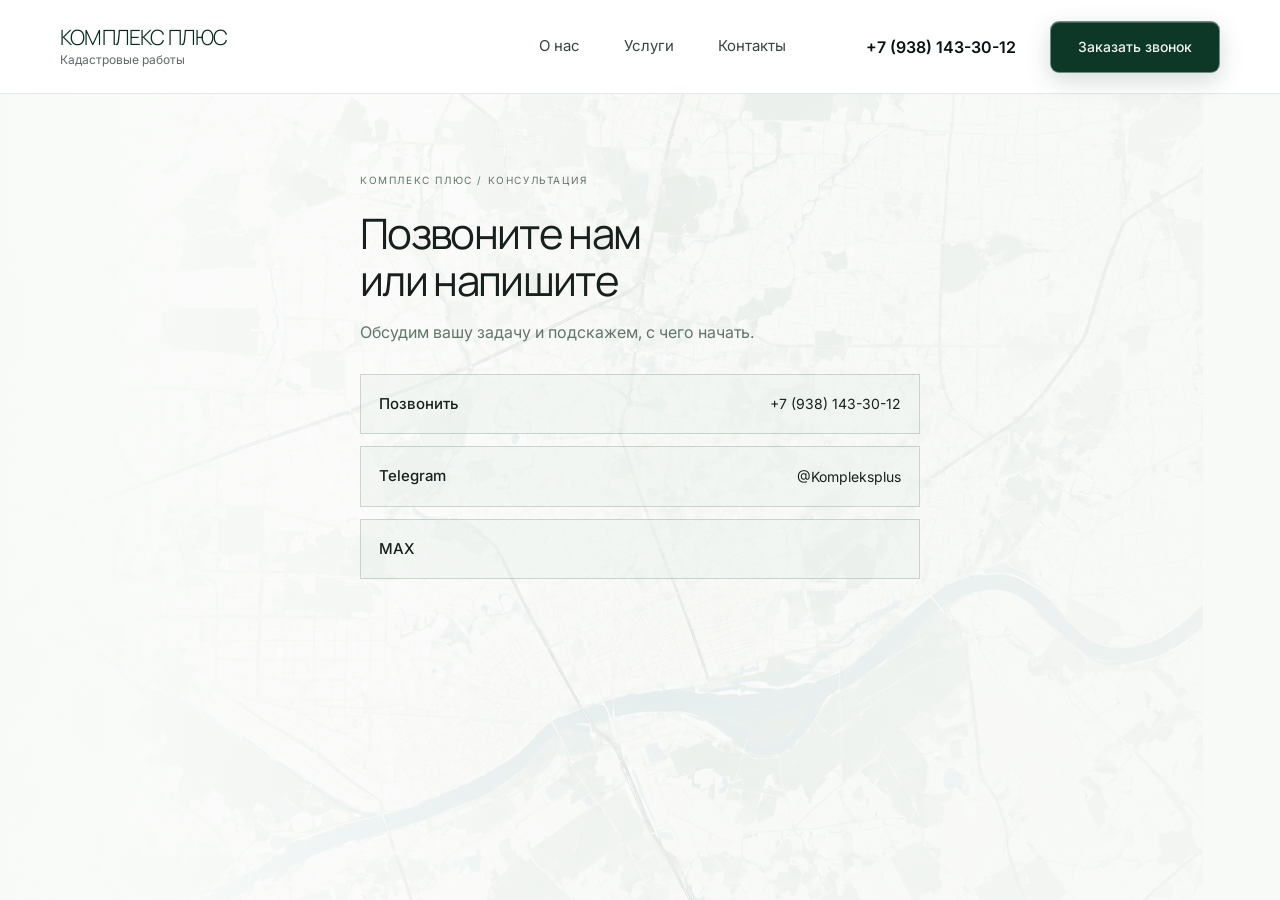
<file: PythonProject1/complex-plus/consultation.html>
<!DOCTYPE html>
<html lang="ru">
<head>
    <meta charset="UTF-8">
    <meta name="viewport" content="width=device-width, initial-scale=1.0">
    <title>Консультация - Комплекс Плюс</title>
    <meta name="description" content="Позвоните нам или напишите в MAX и Telegram.">
    <link rel="preconnect" href="https://fonts.googleapis.com">
    <link rel="preconnect" href="https://fonts.gstatic.com" crossorigin>
    <link href="https://fonts.googleapis.com/css2?family=Inter:wght@400;500;600;700;800&family=Manrope:wght@300;400;500;600;700&display=swap" rel="stylesheet">
    <link rel="stylesheet" href="css/style.css">
    <link rel="stylesheet" href="css/service-map.css">
    <link rel="stylesheet" href="css/service-directions.css">
    <link rel="stylesheet" href="css/mobile.css">
    <link rel="stylesheet" href="css/page-transitions.css">
    <link rel="stylesheet" href="css/consultation.css">
</head>
<body class="service-map-page">
<div class="service-map-background" aria-hidden="true"><img class="service-map-background__image" src="images/rostov-map2.png" alt=""></div>
<header class="header">
    <div class="container header__inner">

        <!-- Возврат на главную страницу -->
        <a href="index.html#home" class="logo" aria-label="Комплекс Плюс - главная страница">
            <span class="logo__title">КОМПЛЕКС ПЛЮС</span>
            <span class="logo__subtitle">Кадастровые работы</span>
        </a>

        <nav class="navigation" aria-label="Основная навигация">
            <a href="index.html#about" class="navigation__link">О нас</a>
            <a href="index.html#services" class="navigation__link">Услуги</a>
            <a href="index.html#contacts" class="navigation__link">Контакты</a>
        </nav>

        <div class="header__right">
            <a href="tel:+79381433012" class="header__phone">+7 (938) 143-30-12</a>
            <a href="index.html#contacts" class="header__button">Заказать звонок</a>
        </div>

        <button class="mobile-menu" type="button" aria-label="Открыть меню">
            <span></span>
            <span></span>
            <span></span>
        </button>

    </div>
</header>
<main class="container consultation-page" aria-label="Консультация">
    <noscript><h1>Позвоните нам или напишите</h1><p><a href="tel:+79381433012">+7 (938) 143-30-12</a></p><p><a href="https://t.me/Kompleksplus">Telegram @Kompleksplus</a></p><p><a href="https://max.ru/u/f9LHodD0cOKSOaq5W45Uo2Mgb6s3G6D5n6Xa5hR9CXnhouzXzoUq7yEQfLc" target="_blank" rel="noopener noreferrer">MAX</a></p></noscript>
</main>
<script src="js/mobile-menu.js"></script>
<script src="js/page-transitions.js"></script>
<script src="js/consultation.js"></script>
</body>
</html>
</file>
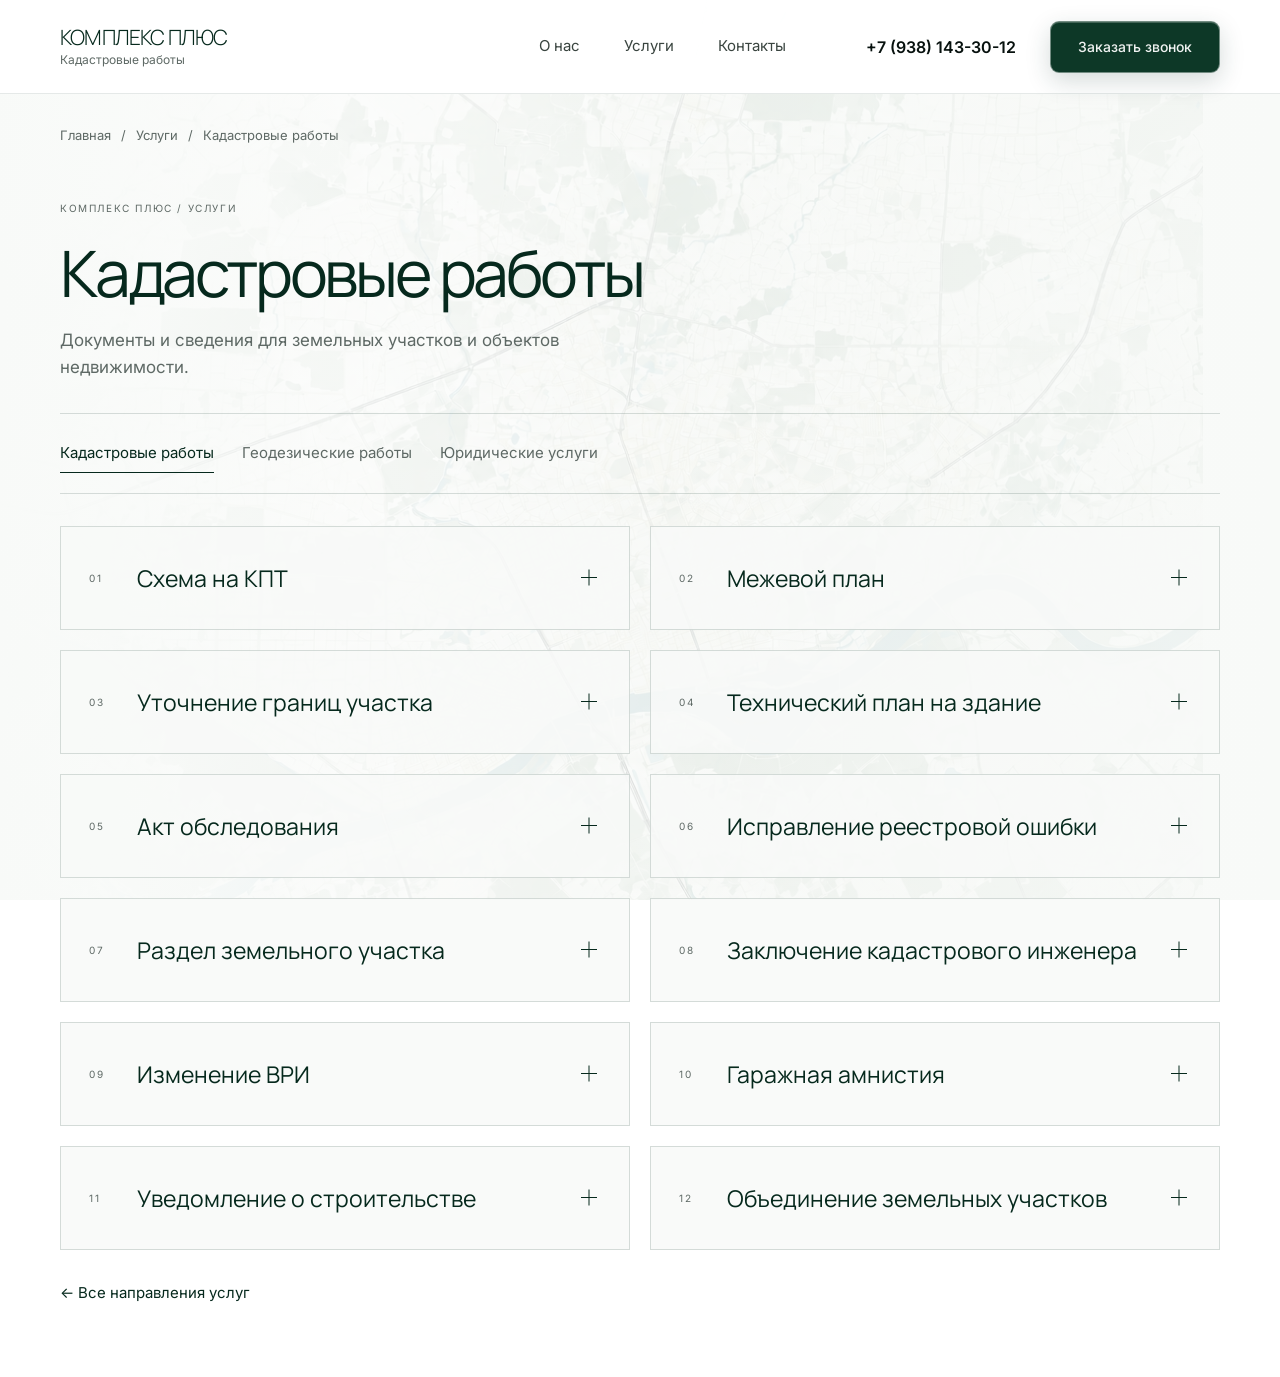
<file: PythonProject1/complex-plus/service-cadastral.html>
<!DOCTYPE html>
<html lang="ru">
<head>
    <meta charset="UTF-8">
    <meta name="viewport" content="width=device-width, initial-scale=1.0">
    <title>Кадастровые работы - Комплекс Плюс</title>
    <meta name="description" content="Документы и сведения для земельных участков и объектов недвижимости.">
    <link rel="preconnect" href="https://fonts.googleapis.com">
    <link rel="preconnect" href="https://fonts.gstatic.com" crossorigin>
    <link href="https://fonts.googleapis.com/css2?family=Inter:wght@400;500;600;700;800&family=Manrope:wght@300;400;500;600;700&display=swap" rel="stylesheet">
    <link rel="stylesheet" href="css/style.css">
    <link rel="stylesheet" href="css/service-map.css">
    <link rel="stylesheet" href="css/service-directions.css">
    <link rel="stylesheet" href="css/mobile.css">
    <link rel="stylesheet" href="css/page-transitions.css">
    <link rel="stylesheet" href="css/consultation.css">
</head>
<body class="service-map-page">
<div class="service-map-background" aria-hidden="true"><img class="service-map-background__image" src="images/rostov-map2.png" alt=""></div>
<header class="header">
    <div class="container header__inner">

        <!-- Возврат на главную страницу -->
        <a href="index.html#home" class="logo" aria-label="Комплекс Плюс - главная страница">
            <span class="logo__title">КОМПЛЕКС ПЛЮС</span>
            <span class="logo__subtitle">Кадастровые работы</span>
        </a>

        <nav class="navigation" aria-label="Основная навигация">
            <a href="index.html#about" class="navigation__link">О нас</a>
            <a href="index.html#services" class="navigation__link">Услуги</a>
            <a href="index.html#contacts" class="navigation__link">Контакты</a>
        </nav>

        <div class="header__right">
            <a href="tel:+79381433012" class="header__phone">+7 (938) 143-30-12</a>
            <a href="index.html#contacts" class="header__button">Заказать звонок</a>
        </div>

        <button class="mobile-menu" type="button" aria-label="Открыть меню">
            <span></span>
            <span></span>
            <span></span>
        </button>

    </div>
</header>
<main class="direction-page">
    <div class="container">
        <nav class="direction-breadcrumbs" aria-label="Хлебные крошки"><a href="index.html">Главная</a><span aria-hidden="true">/</span><a href="index.html#services">Услуги</a><span aria-hidden="true">/</span><span aria-current="page">Кадастровые работы</span></nav>
        <div class="direction-intro"><span class="direction-eyebrow">КОМПЛЕКС ПЛЮС / УСЛУГИ</span><h1>Кадастровые работы</h1><p>Документы и сведения для земельных участков и объектов недвижимости.</p></div>
        <nav class="direction-nav" aria-label="Направления услуг"><a href="service-cadastral.html" aria-current="page">Кадастровые работы</a>
<a href="service-geodesy.html">Геодезические работы</a>
<a href="service-legal.html">Юридические услуги</a></nav>
        <section class="direction-grid" aria-label="Услуги направления">
            <details class="direction-card">
                <summary class="direction-card__summary">
                    <span class="direction-card__index">01</span>
                    <span class="direction-card__title">Схема на КПТ</span>
                    <span class="direction-card__toggle" aria-hidden="true"></span>
                </summary>
                <div class="direction-card__content">
                    <p>Готовим схему расположения земельного участка на кадастровом плане территории для образования участка из земель государственной или муниципальной собственности. Проверяем исходные сведения и ограничения, которые могут повлиять на размещение границ.</p>
                </div>
            </details>
            <details class="direction-card">
                <summary class="direction-card__summary">
                    <span class="direction-card__index">02</span>
                    <span class="direction-card__title">Межевой план</span>
                    <span class="direction-card__toggle" aria-hidden="true"></span>
                </summary>
                <div class="direction-card__content">
                    <p>Формируем электронный документ с данными о границах участка, его образовании или изменении. Межевой план подготавливает кадастровый инженер по результатам кадастровых работ.</p>
                </div>
            </details>
            <details class="direction-card">
                <summary class="direction-card__summary">
                    <span class="direction-card__index">03</span>
                    <span class="direction-card__title">Уточнение границ участка</span>
                    <span class="direction-card__toggle" aria-hidden="true"></span>
                </summary>
                <div class="direction-card__content">
                    <p>Сопоставляем фактическое положение границ с документами и сведениями ЕГРН, проводим необходимые измерения и готовим межевой план для внесения уточнённых данных. Согласование границ зависит от конкретной ситуации.</p>
                </div>
            </details>
            <details class="direction-card">
                <summary class="direction-card__summary">
                    <span class="direction-card__index">04</span>
                    <span class="direction-card__title">Технический план на здание</span>
                    <span class="direction-card__toggle" aria-hidden="true"></span>
                </summary>
                <div class="direction-card__content">
                    <p>Обследуем объект, собираем исходные документы и готовим технический план с характеристиками здания для кадастрового учёта или внесения изменений в ЕГРН.</p>
                </div>
            </details>
            <details class="direction-card">
                <summary class="direction-card__summary">
                    <span class="direction-card__index">05</span>
                    <span class="direction-card__title">Акт обследования</span>
                    <span class="direction-card__toggle" aria-hidden="true"></span>
                </summary>
                <div class="direction-card__content">
                    <p>Кадастровый инженер осматривает объект и подтверждает прекращение его существования. Акт обследования используют для снятия объекта с кадастрового учёта.</p>
                </div>
            </details>
            <details class="direction-card">
                <summary class="direction-card__summary">
                    <span class="direction-card__index">06</span>
                    <span class="direction-card__title">Исправление реестровой ошибки</span>
                    <span class="direction-card__toggle" aria-hidden="true"></span>
                </summary>
                <div class="direction-card__content">
                    <p>Анализируем, в каких сведениях ЕГРН возникло расхождение, и готовим материалы для исправления. В зависимости от причины может потребоваться межевой или технический план либо решение суда.</p>
                </div>
            </details>
            <details class="direction-card">
                <summary class="direction-card__summary">
                    <span class="direction-card__index">07</span>
                    <span class="direction-card__title">Раздел земельного участка</span>
                    <span class="direction-card__toggle" aria-hidden="true"></span>
                </summary>
                <div class="direction-card__content">
                    <p>Подготавливаем документы для образования нескольких участков из одного исходного участка. Возможность раздела и характеристики новых участков зависят от прав на землю и требований к образуемым участкам.</p>
                </div>
            </details>
            <details class="direction-card">
                <summary class="direction-card__summary">
                    <span class="direction-card__index">08</span>
                    <span class="direction-card__title">Заключение кадастрового инженера</span>
                    <span class="direction-card__toggle" aria-hidden="true"></span>
                </summary>
                <div class="direction-card__content">
                    <p>Готовим профессиональное пояснение по результатам кадастровых работ: анализ исходных документов, выявленные обстоятельства и выводы в пределах компетенции кадастрового инженера.</p>
                </div>
            </details>
            <details class="direction-card">
                <summary class="direction-card__summary">
                    <span class="direction-card__index">09</span>
                    <span class="direction-card__title">Изменение ВРИ</span>
                    <span class="direction-card__toggle" aria-hidden="true"></span>
                </summary>
                <div class="direction-card__content">
                    <p>Проверяем допустимые виды разрешённого использования для участка и порядок внесения изменений. Выбор ВРИ зависит от правил землепользования и застройки, категории земель и правового режима участка.</p>
                </div>
            </details>
            <details class="direction-card">
                <summary class="direction-card__summary">
                    <span class="direction-card__index">10</span>
                    <span class="direction-card__title">Гаражная амнистия</span>
                    <span class="direction-card__toggle" aria-hidden="true"></span>
                </summary>
                <div class="direction-card__content">
                    <p>Помогаем проверить, подходит ли гараж и участок под упрощённый порядок оформления, и подготовить необходимые документы. По действующему закону срок гаражной амнистии продлён до 1 сентября 2031 года; применимость зависит от характеристик объекта и документов.</p>
                </div>
            </details>
            <details class="direction-card">
                <summary class="direction-card__summary">
                    <span class="direction-card__index">11</span>
                    <span class="direction-card__title">Уведомление о строительстве</span>
                    <span class="direction-card__toggle" aria-hidden="true"></span>
                </summary>
                <div class="direction-card__content">
                    <p>Помогаем подготовить уведомление о планируемом строительстве или реконструкции индивидуального жилого либо садового дома и проверить комплект приложений. Уведомительный порядок применяется при соблюдении установленных законом условий.</p>
                </div>
            </details>
            <details class="direction-card">
                <summary class="direction-card__summary">
                    <span class="direction-card__index">12</span>
                    <span class="direction-card__title">Объединение земельных участков</span>
                    <span class="direction-card__toggle" aria-hidden="true"></span>
                </summary>
                <div class="direction-card__content">
                    <p>Проверяем правовые и кадастровые условия объединения смежных участков и готовим межевой план для образования единого участка. Возможность объединения также зависит от прав на исходные участки.</p>
                </div>
            </details>
        </section>
        <a class="direction-back" href="index.html#services">← Все направления услуг</a>
    </div>
</main>
<script src="js/mobile-menu.js"></script>
<script src="js/page-transitions.js"></script>
<script src="js/consultation.js"></script>
</body>
</html>
</file>
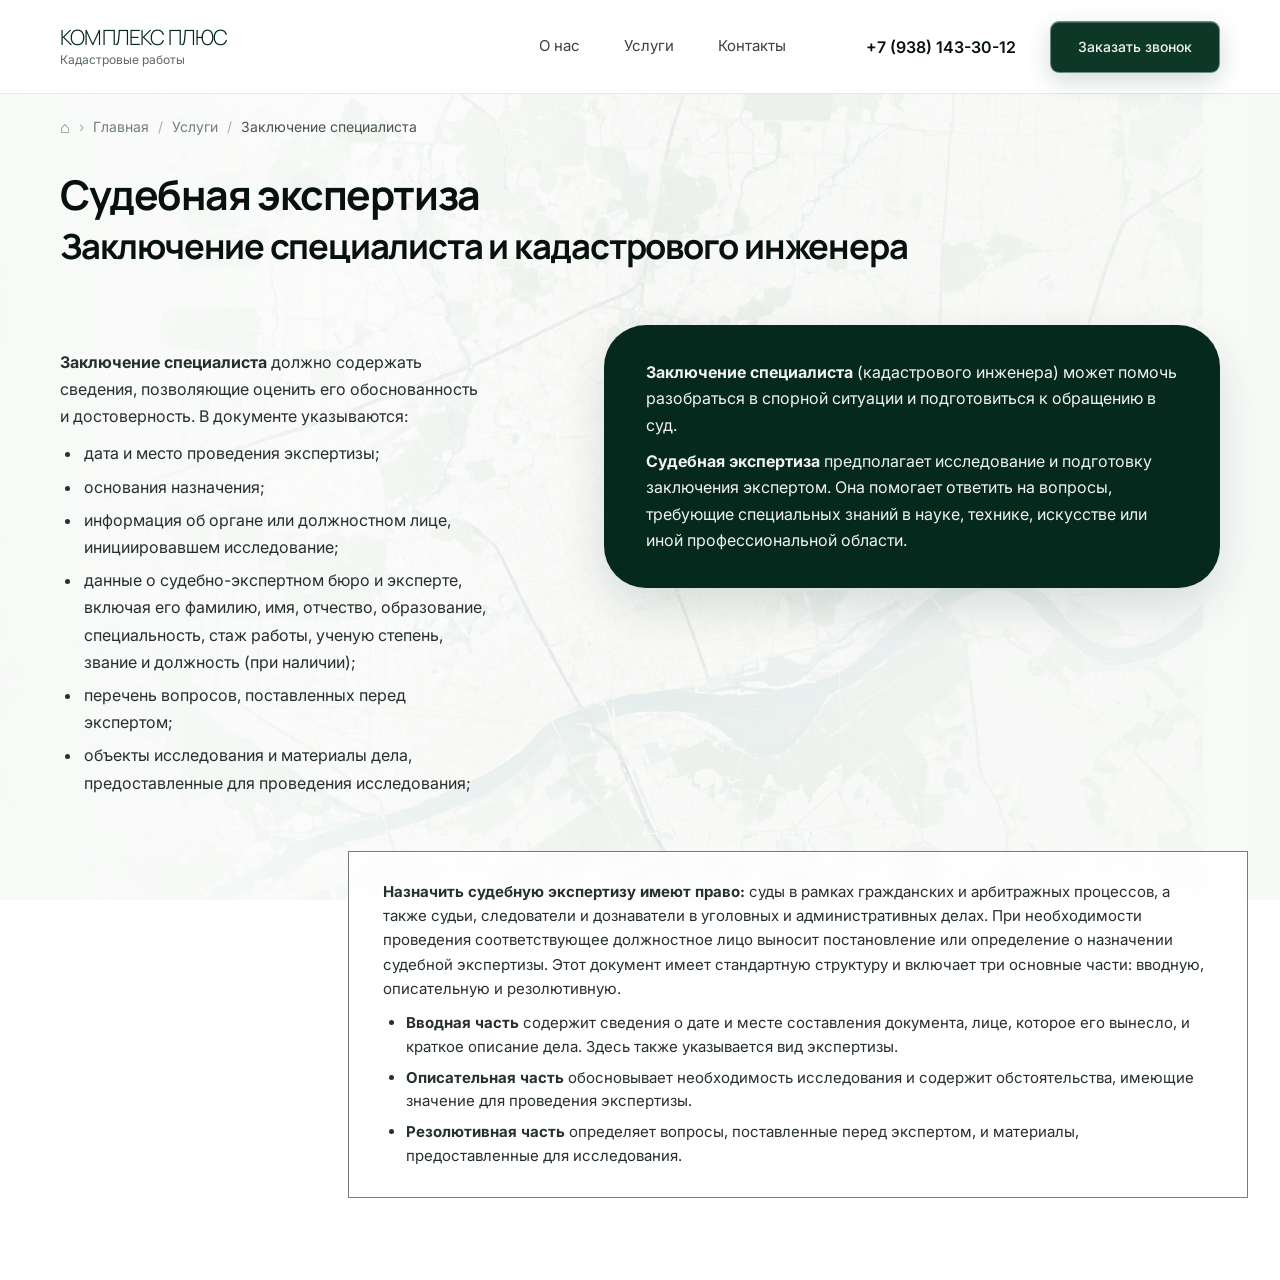
<file: PythonProject1/complex-plus/service-expert-conclusion.html>
<!DOCTYPE html>
<html lang="ru">

<head>
    <meta charset="UTF-8">

    <meta
        name="viewport"
        content="width=device-width, initial-scale=1.0"
    >

    <title>Заключение специалиста - Комплекс Плюс</title>

    <meta
        name="description"
        content="Судебная экспертиза и заключение специалиста кадастрового инженера."
    >

    <link
        rel="preconnect"
        href="https://fonts.googleapis.com"
    >

    <link
        rel="preconnect"
        href="https://fonts.gstatic.com"
        crossorigin
    >

    <link
        href="https://fonts.googleapis.com/css2?family=Inter:wght@400;500;600;700;800&family=Manrope:wght@300;400;500;600;700&display=swap"
        rel="stylesheet"
    >

    <!-- Общие стили сайта -->
    <link
        rel="stylesheet"
        href="css/style.css"
    >

    <!-- Стили страницы -->
    <link
        rel="stylesheet"
        href="expert-conclusion.css"
    >
    <link rel="stylesheet" href="css/service-map.css">
    <link rel="stylesheet" href="css/mobile.css">

    <link rel="stylesheet" href="css/page-transitions.css">
    <link rel="stylesheet" href="css/consultation.css">
</head>


<body class="expert-conclusion-page service-map-page">
<!-- Единый фоновый слой карты для всех страниц услуг -->
<div class="service-map-background" aria-hidden="true">
    <img class="service-map-background__image" src="images/rostov-map2.png" alt="">
</div>


<header class="header">

    <div class="container header__inner">

        <a
            href="index.html#home"
            class="logo"
            aria-label="Комплекс Плюс - главная страница"
        >
            <span class="logo__title">
                КОМПЛЕКС ПЛЮС
            </span>

            <span class="logo__subtitle">
                Кадастровые работы
            </span>
        </a>


        <nav
            class="navigation"
            aria-label="Основная навигация"
        >
            <a
                href="index.html#about"
                class="navigation__link"
            >
                О нас
            </a>

            <a
                href="index.html#services"
                class="navigation__link"
            >
                Услуги
            </a>

            <a
                href="index.html#contacts"
                class="navigation__link"
            >
                Контакты
            </a>
        </nav>


        <div class="header__right">

            <a
                href="tel:+79381433012"
                class="header__phone"
            >
                +7 (938) 143-30-12
            </a>

            <a
                href="index.html#contacts"
                class="header__button"
            >
                Заказать звонок
            </a>

        </div>


        <button
            class="mobile-menu"
            type="button"
            aria-label="Открыть меню"
        >
            <span></span>
            <span></span>
            <span></span>
        </button>

    </div>

</header>



<main class="expert-conclusion-main">

    <div class="container expert-conclusion-container">


        <!-- ХЛЕБНЫЕ КРОШКИ -->

        <nav
            class="expert-breadcrumbs"
            aria-label="Хлебные крошки"
        >

            <a
                href="index.html#home"
                class="expert-breadcrumbs__home"
                aria-label="Главная"
            >
                ⌂
            </a>

            <span class="expert-breadcrumbs__sep">›</span>

            <a href="index.html#home">
                Главная
            </a>

            <span class="expert-breadcrumbs__sep">/</span>

            <a href="index.html#services">
                Услуги
            </a>

            <span class="expert-breadcrumbs__sep">/</span>

            <span class="expert-breadcrumbs__current">
                Заключение специалиста
            </span>

        </nav>



        <!-- ЗАГОЛОВОК -->

        <header class="expert-page-heading">

            <h1 class="expert-page-title">
                Судебная экспертиза
            </h1>

            <p class="expert-page-subtitle">
                Заключение специалиста и кадастрового инженера
            </p>

        </header>



        <!-- ОСНОВНАЯ ВЕРХНЯЯ ЧАСТЬ -->

        <section class="expert-conclusion-top">


            <!-- ЛЕВАЯ ИНФОРМАЦИЯ -->

            <div class="expert-details">

                <p class="expert-details__intro">
                    <strong>Заключение специалиста</strong> должно содержать сведения, позволяющие оценить его обоснованность и достоверность. В документе указываются:
                </p>

                <ul class="expert-details__list">

                    <li>дата и место проведения экспертизы;</li>

                    <li>основания назначения;</li>

                    <li>информация об органе или должностном лице, инициировавшем исследование;</li>

                    <li>
                        данные о судебно-экспертном бюро и эксперте, включая его фамилию, имя, отчество, образование, специальность, стаж работы, ученую степень, звание и должность (при наличии);
                    </li>

                    <li>перечень вопросов, поставленных перед экспертом;</li>

                    <li>
                        объекты исследования и материалы дела, предоставленные для проведения исследования;
                    </li>

                </ul>

            </div>



            <!-- ПРАВЫЙ ЗЕЛЁНЫЙ БЛОК -->

            <aside class="expert-info-card">

                <p>
                    <strong>Заключение специалиста</strong> (кадастрового инженера) может помочь разобраться в спорной ситуации и подготовиться к обращению в суд.
                </p>

                <p>
                    <strong>Судебная экспертиза</strong> предполагает исследование и подготовку заключения экспертом. Она помогает ответить на вопросы, требующие специальных знаний в науке, технике, искусстве или иной профессиональной области.
                </p>

            </aside>


        </section>



        <!-- НИЖНИЙ БОЛЬШОЙ БЛОК -->

        <section class="expert-conclusion-bottom">

            <div class="expert-warning-card">

                <p>
                    <strong>Назначить судебную экспертизу имеют право:</strong> суды в рамках гражданских и арбитражных процессов, а также судьи, следователи и дознаватели в уголовных и административных делах. При необходимости проведения соответствующее должностное лицо выносит постановление или определение о назначении судебной экспертизы. Этот документ имеет стандартную структуру и включает три основные части: вводную, описательную и резолютивную.
                </p>

                <ul>

                    <li>
                        <strong>Вводная часть</strong> содержит сведения о дате и месте составления документа, лице, которое его вынесло, и краткое описание дела. Здесь также указывается вид экспертизы.
                    </li>

                    <li>
                        <strong>Описательная часть</strong> обосновывает необходимость исследования и содержит обстоятельства, имеющие значение для проведения экспертизы.
                    </li>

                    <li>
                        <strong>Резолютивная часть</strong> определяет вопросы, поставленные перед экспертом, и материалы, предоставленные для исследования.
                    </li>

                </ul>

            </div>

        </section>


    </div>

</main>


<script src="js/mobile-menu.js"></script>
<script src="js/page-transitions.js"></script>
<script src="js/consultation.js"></script>
</body>

</html>
</file>
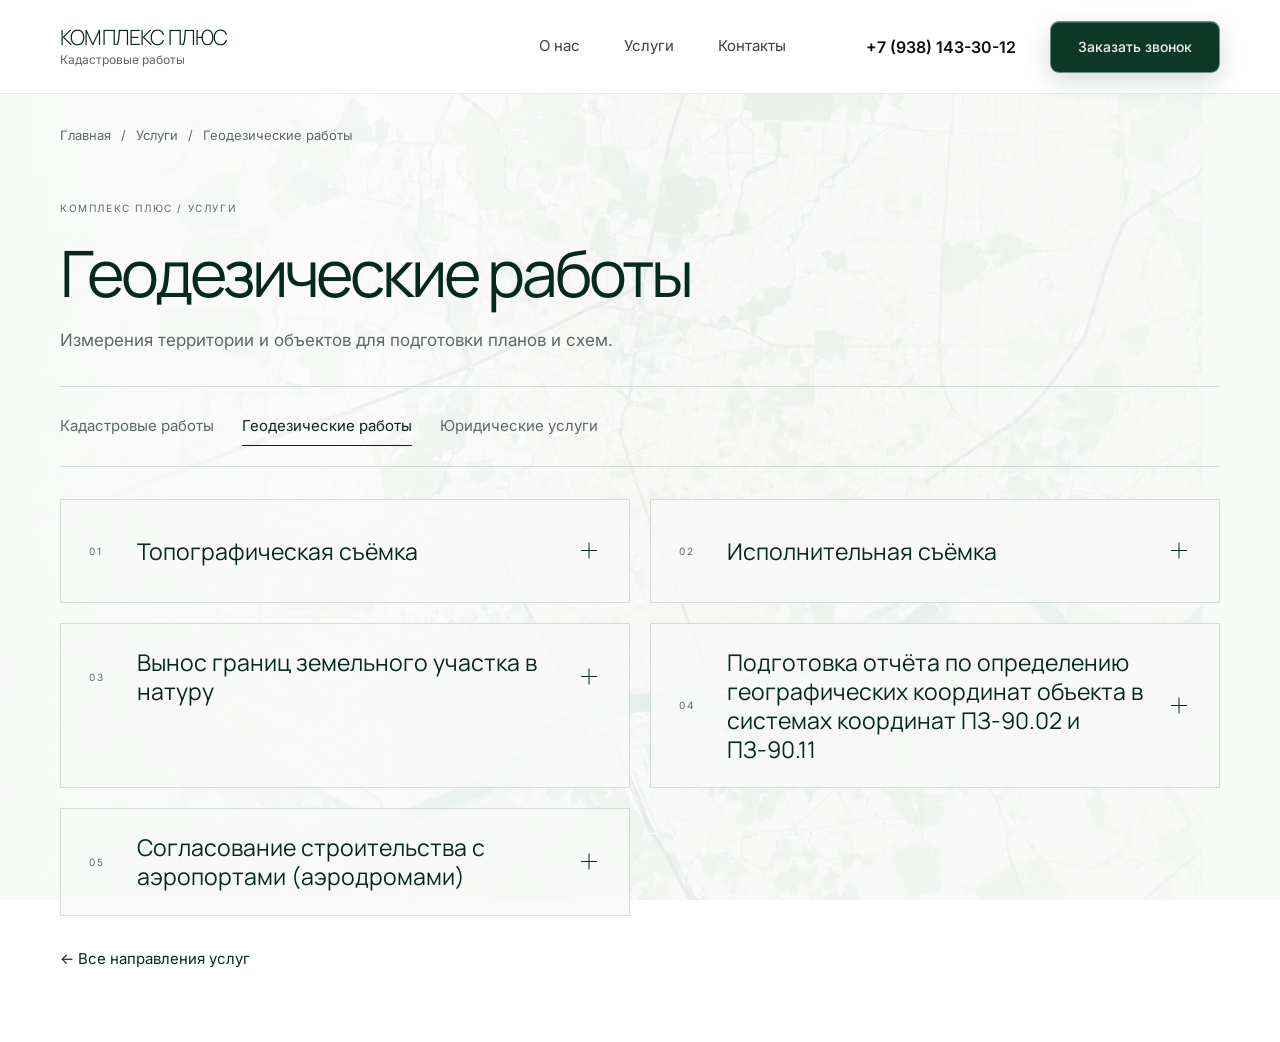
<file: PythonProject1/complex-plus/service-geodesy.html>
<!DOCTYPE html>
<html lang="ru">
<head>
    <meta charset="UTF-8">
    <meta name="viewport" content="width=device-width, initial-scale=1.0">
    <title>Геодезические работы - Комплекс Плюс</title>
    <meta name="description" content="Измерения территории и объектов для подготовки планов и схем.">
    <link rel="preconnect" href="https://fonts.googleapis.com">
    <link rel="preconnect" href="https://fonts.gstatic.com" crossorigin>
    <link href="https://fonts.googleapis.com/css2?family=Inter:wght@400;500;600;700;800&family=Manrope:wght@300;400;500;600;700&display=swap" rel="stylesheet">
    <link rel="stylesheet" href="css/style.css">
    <link rel="stylesheet" href="css/service-map.css">
    <link rel="stylesheet" href="css/service-directions.css">
    <link rel="stylesheet" href="css/mobile.css">
    <link rel="stylesheet" href="css/page-transitions.css">
    <link rel="stylesheet" href="css/consultation.css">
</head>
<body class="service-map-page">
<div class="service-map-background" aria-hidden="true"><img class="service-map-background__image" src="images/rostov-map2.png" alt=""></div>
<header class="header">
    <div class="container header__inner">

        <!-- Возврат на главную страницу -->
        <a href="index.html#home" class="logo" aria-label="Комплекс Плюс - главная страница">
            <span class="logo__title">КОМПЛЕКС ПЛЮС</span>
            <span class="logo__subtitle">Кадастровые работы</span>
        </a>

        <nav class="navigation" aria-label="Основная навигация">
            <a href="index.html#about" class="navigation__link">О нас</a>
            <a href="index.html#services" class="navigation__link">Услуги</a>
            <a href="index.html#contacts" class="navigation__link">Контакты</a>
        </nav>

        <div class="header__right">
            <a href="tel:+79381433012" class="header__phone">+7 (938) 143-30-12</a>
            <a href="index.html#contacts" class="header__button">Заказать звонок</a>
        </div>

        <button class="mobile-menu" type="button" aria-label="Открыть меню">
            <span></span>
            <span></span>
            <span></span>
        </button>

    </div>
</header>
<main class="direction-page">
    <div class="container">
        <nav class="direction-breadcrumbs" aria-label="Хлебные крошки"><a href="index.html">Главная</a><span aria-hidden="true">/</span><a href="index.html#services">Услуги</a><span aria-hidden="true">/</span><span aria-current="page">Геодезические работы</span></nav>
        <div class="direction-intro"><span class="direction-eyebrow">КОМПЛЕКС ПЛЮС / УСЛУГИ</span><h1>Геодезические работы</h1><p>Измерения территории и объектов для подготовки планов и схем.</p></div>
        <nav class="direction-nav" aria-label="Направления услуг"><a href="service-cadastral.html">Кадастровые работы</a>
<a href="service-geodesy.html" aria-current="page">Геодезические работы</a>
<a href="service-legal.html">Юридические услуги</a></nav>
        <section class="direction-grid" aria-label="Услуги направления">
            <details class="direction-card">
                <summary class="direction-card__summary">
                    <span class="direction-card__index">01</span>
                    <span class="direction-card__title">Топографическая съёмка</span>
                    <span class="direction-card__toggle" aria-hidden="true"></span>
                </summary>
                <div class="direction-card__content">
                    <p>Проводим геодезические измерения территории и отображаем рельеф, здания, сооружения и другие элементы в топографическом плане. Состав и масштаб выбираются под задачу и требования принимающей организации.</p>
                </div>
            </details>
            <details class="direction-card">
                <summary class="direction-card__summary">
                    <span class="direction-card__index">02</span>
                    <span class="direction-card__title">Исполнительная съёмка</span>
                    <span class="direction-card__toggle" aria-hidden="true"></span>
                </summary>
                <div class="direction-card__content">
                    <p>Фиксируем фактическое положение и параметры построенных или смонтированных объектов, чтобы сопоставить результат работ с проектными решениями и подготовить исполнительную схему.</p>
                </div>
            </details>
            <details class="direction-card">
                <summary class="direction-card__summary">
                    <span class="direction-card__index">03</span>
                    <span class="direction-card__title">Вынос границ земельного участка в натуру</span>
                    <span class="direction-card__toggle" aria-hidden="true"></span>
                </summary>
                <div class="direction-card__content">
                    <p>Переносим координаты характерных точек границы из документов на местность, закрепляем точки и оформляем материалы измерений. Результат помогает определить положение границы на участке.</p>
                </div>
            </details>
            <details class="direction-card">
                <summary class="direction-card__summary">
                    <span class="direction-card__index">04</span>
                    <span class="direction-card__title">Подготовка отчёта по определению географических координат объекта в системах координат ПЗ-90.02 и ПЗ-90.11</span>
                    <span class="direction-card__toggle" aria-hidden="true"></span>
                </summary>
                <div class="direction-card__content">
                    <p>Определяем координаты объекта и оформляем отчёт в указанной системе координат для подачи в уполномоченную организацию. Требуемая система и состав материалов зависят от цели обращения.</p>
                </div>
            </details>
            <details class="direction-card">
                <summary class="direction-card__summary">
                    <span class="direction-card__index">05</span>
                    <span class="direction-card__title">Согласование строительства с аэропортами (аэродромами)</span>
                    <span class="direction-card__toggle" aria-hidden="true"></span>
                </summary>
                <div class="direction-card__content">
                    <p>Проверяем, попадает ли объект в границы приаэродромной территории или иной зоны с ограничениями, и готовим материалы для предусмотренной процедуры согласования. Необходимость согласования определяется местоположением и параметрами объекта.</p>
                </div>
            </details>
        </section>
        <a class="direction-back" href="index.html#services">← Все направления услуг</a>
    </div>
</main>
<script src="js/mobile-menu.js"></script>
<script src="js/page-transitions.js"></script>
<script src="js/consultation.js"></script>
</body>
</html>
</file>
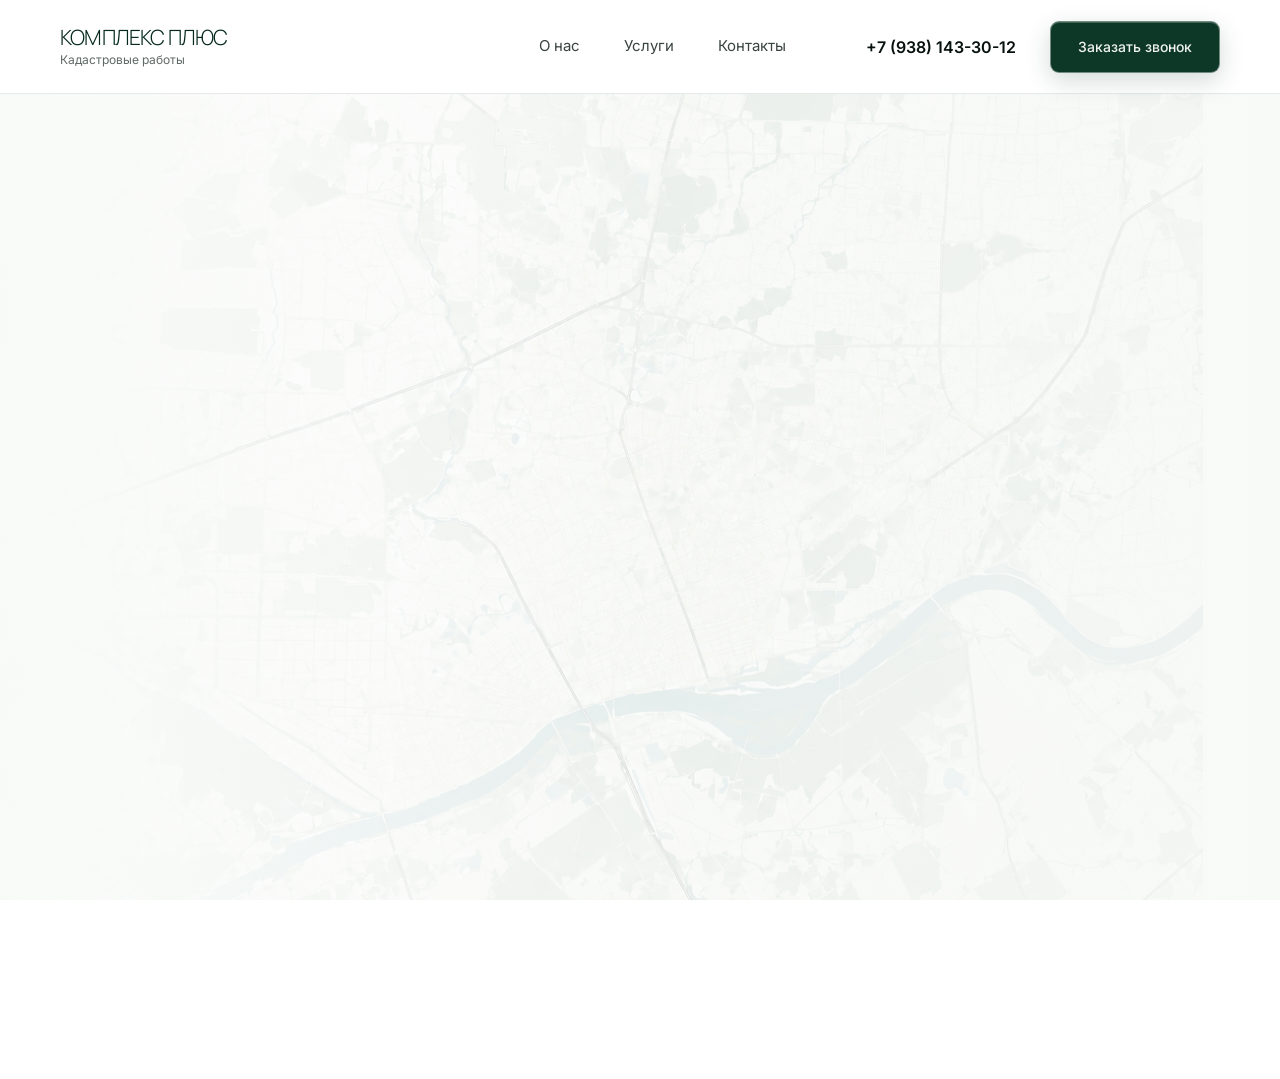
<file: PythonProject1/complex-plus/service-inspection-act.html>
<!DOCTYPE html>
<html lang="ru">

<head>

    <meta charset="UTF-8">

    <meta
        name="viewport"
        content="width=device-width, initial-scale=1.0"
    >

    <title>
        Акт обследования - Комплекс Плюс
    </title>

    <meta
        name="description"
        content="Подготовка актов обследования для снятия объектов недвижимости с кадастрового учёта."
    >


    <!-- Шрифты -->

    <link
        rel="preconnect"
        href="https://fonts.googleapis.com"
    >

    <link
        rel="preconnect"
        href="https://fonts.gstatic.com"
        crossorigin
    >

    <link
        href="https://fonts.googleapis.com/css2?family=Inter:wght@400;500;600;700;800&family=Manrope:wght@300;400;500;600;700&display=swap"
        rel="stylesheet"
    >


    <!-- Общие стили сайта -->

    <link
        rel="stylesheet"
        href="css/style.css"
    >


    <!-- Стили страницы -->

    <link
        rel="stylesheet"
        href="inspection-act.css"
    >
    <link rel="stylesheet" href="css/service-map.css">
    <link rel="stylesheet" href="css/mobile.css">

    <link rel="stylesheet" href="css/page-transitions.css">
    <link rel="stylesheet" href="css/consultation.css">
</head>


<body class="inspection-page service-map-page">
<!-- Единый фоновый слой карты для всех страниц услуг -->
<div class="service-map-background" aria-hidden="true">
    <img class="service-map-background__image" src="images/rostov-map2.png" alt="">
</div>


<!-- =====================================================
     ШАПКА
     ===================================================== -->

<header class="header">

    <div class="container header__inner">


        <!-- ЛОГОТИП -->

        <a
            href="index.html#home"
            class="logo"
            aria-label="Комплекс Плюс - главная страница"
        >

            <span class="logo__title">
                КОМПЛЕКС ПЛЮС
            </span>

            <span class="logo__subtitle">
                Кадастровые работы
            </span>

        </a>


        <!-- НАВИГАЦИЯ -->

        <nav
            class="navigation"
            aria-label="Основная навигация"
        >

            <a
                href="index.html#about"
                class="navigation__link"
            >
                О нас
            </a>

            <a
                href="index.html#services"
                class="navigation__link"
            >
                Услуги
            </a>

            <a
                href="index.html#contacts"
                class="navigation__link"
            >
                Контакты
            </a>

        </nav>


        <!-- ПРАВАЯ ЧАСТЬ -->

        <div class="header__right">

            <a
                href="tel:+79381433012"
                class="header__phone"
            >
                +7 (938) 143-30-12
            </a>


            <a
                href="index.html#contacts"
                class="header__button"
            >
                Заказать звонок
            </a>

        </div>


        <!-- МОБИЛЬНОЕ МЕНЮ -->

        <button
            class="mobile-menu"
            type="button"
            aria-label="Открыть меню"
        >

            <span></span>
            <span></span>
            <span></span>

        </button>


    </div>

</header>



<!-- =====================================================
     ОСНОВНОЕ СОДЕРЖИМОЕ
     ===================================================== -->

<main class="inspection-main">


    <div class="container inspection-container">


        <!-- ХЛЕБНЫЕ КРОШКИ -->

        <nav
            class="inspection-breadcrumbs"
            aria-label="Хлебные крошки"
        >

            <a
                href="index.html#home"
                class="inspection-breadcrumbs__home"
                aria-label="Главная"
            >
                ⌂
            </a>

            <span class="inspection-breadcrumbs__sep">
                ›
            </span>

            <a href="index.html#home">
                Главная
            </a>

            <span class="inspection-breadcrumbs__sep">
                /
            </span>

            <a href="index.html#services">
                Услуги
            </a>

            <span class="inspection-breadcrumbs__sep">
                /
            </span>

            <span class="inspection-breadcrumbs__current">
                Акт обследования
            </span>

        </nav>



        <!-- ЗАГОЛОВОК -->

        <section class="inspection-title-section">

            <h1 class="inspection-page-title">

                <span class="inspection-page-title__text">
                    Акт обследования
                </span>

                <span class="inspection-page-title__light">
                    Подтверждаем прекращение существования объекта недвижимости
                </span>

            </h1>

        </section>



        <!-- ВЕРХНЯЯ ЧАСТЬ -->

        <section class="inspection-top">


            <!-- ЗЕЛЁНЫЙ ИНФОРМАЦИОННЫЙ БЛОК -->

            <aside class="inspection-info-card">

                <p>

                    Акт обследования составляет кадастровый инженер,
                    если здание, строение или сооружение
                    фактически разрушено, снесено
                    или перестало существовать.

                </p>

            </aside>



            <!-- КАРТА -->

            <div class="inspection-map-card">

                <img
                    src="images/rostov-map2.png"
                    alt="Ростов-на-Дону и Ростовская область"
                >

                <div
                    class="inspection-map-card__overlay"
                ></div>

                <span class="inspection-map-card__badge">
                    Ростов-на-Дону и Ростовская область
                </span>

            </div>

            <!-- СПИСОК -->

            <div class="inspection-reasons">

                <h2 class="inspection-reasons__title">
                    Без акта обследования:
                </h2>


                <ul class="inspection-reasons__list">

                    <li>
                        Объект продолжит числиться
                        в кадастре, хотя его уже нет
                    </li>

                    <li>
                        Вы будете платить налог
                        за несуществующее здание
                    </li>

                    <li>
                        Росреестр может отказать
                        в регистрации новых построек
                    </li>

                    <li>
                        Могут возникнуть сложности
                        с оформлением документов на землю
                    </li>

                </ul>

            </div>


        </section>



        <!-- НИЖНЯЯ ЧАСТЬ -->

        <section class="inspection-bottom">


            <!-- ПРЕДУПРЕЖДЕНИЕ -->

            <div class="inspection-warning-card">

                <p>

                    Если акт обследования оформлен с ошибками,
                    Росреестр может отказать в снятии объекта
                    с учёта. Это означает, что налог продолжит
                    начисляться, а оформление нового строительства
                    или земельного участка может быть затруднено.

                    Мы оформляем акт корректно, с соблюдением
                    всех требований и сопровождаем документы
                    до полного завершения процедуры.

                </p>

            </div>

        </section>


    </div>


</main>


<script src="js/mobile-menu.js"></script>
<script src="js/page-transitions.js"></script>
<script src="js/consultation.js"></script>
</body>

</html>
</file>
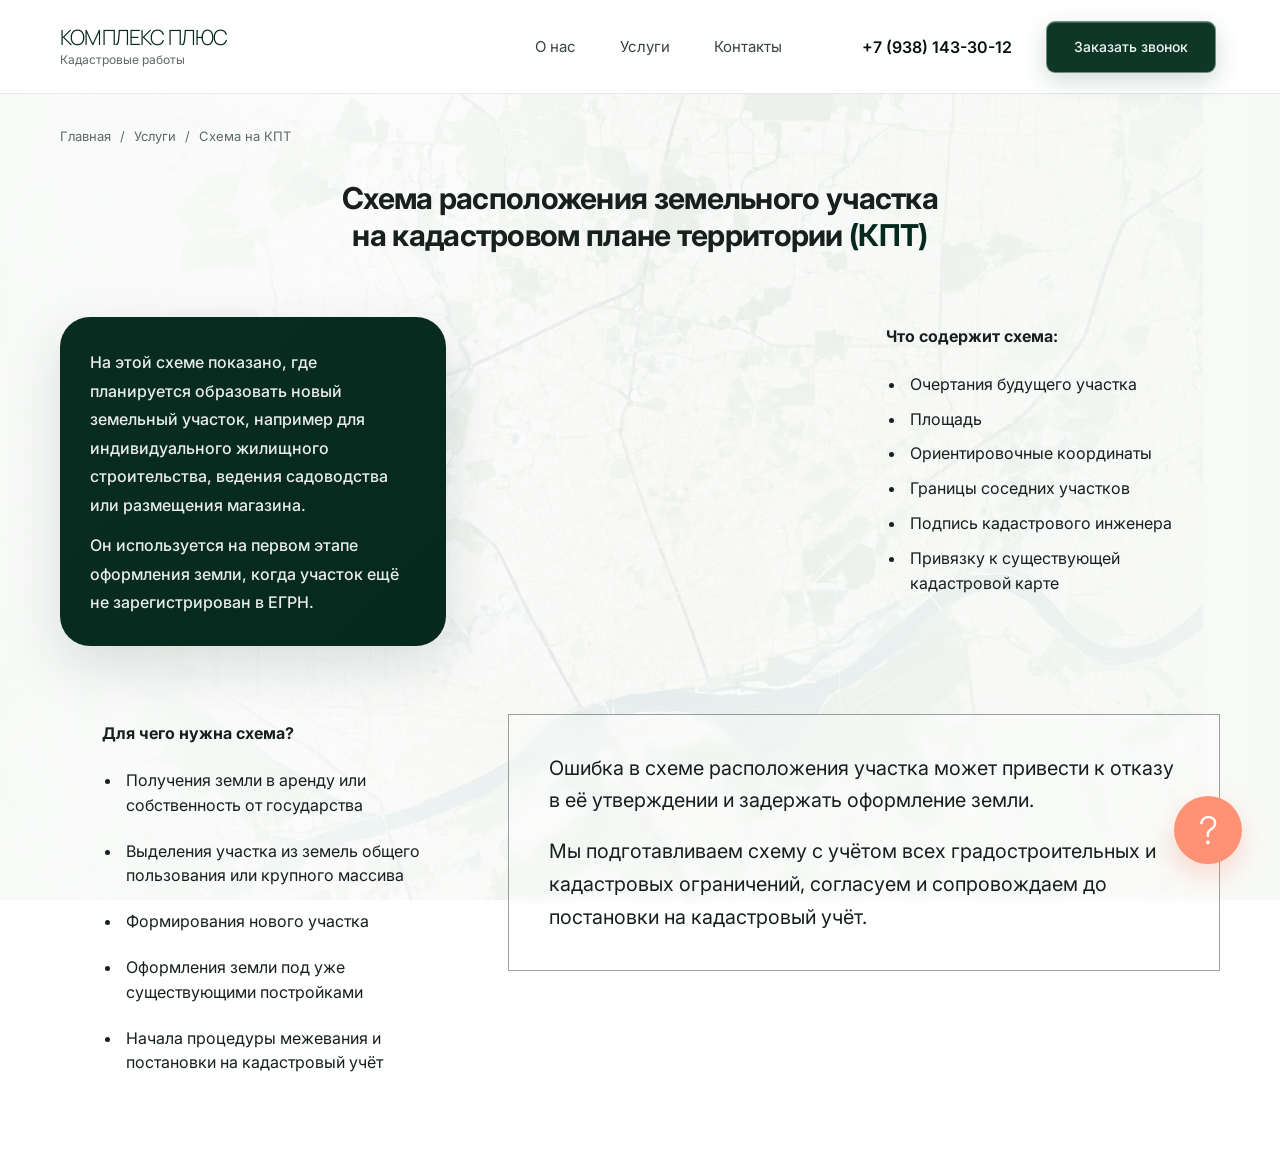
<file: PythonProject1/complex-plus/service-kpt.html>
<!DOCTYPE html>
<html lang="ru">
<head>
    <meta charset="UTF-8">
    <meta name="viewport" content="width=device-width, initial-scale=1.0">

    <title>Схема на КПТ - Комплекс Плюс</title>

    <meta
        name="description"
        content="Схема расположения земельного участка на кадастровом плане территории. Кадастровые работы ООО «Комплекс Плюс»."
    >

    <link rel="preconnect" href="https://fonts.googleapis.com">
    <link rel="preconnect" href="https://fonts.gstatic.com" crossorigin>

    <link
        href="https://fonts.googleapis.com/css2?family=Inter:wght@400;500;600;700;800&display=swap"
        rel="stylesheet"
    >

    <link
        href="https://fonts.googleapis.com/css2?family=Manrope:wght@400;500;600;700&display=swap"
        rel="stylesheet"
    >

    <link rel="stylesheet" href="css/service-kpt.css">
    <link rel="stylesheet" href="css/service-map.css">
    <link rel="stylesheet" href="css/mobile.css">
    <link rel="stylesheet" href="css/page-transitions.css">
    <link rel="stylesheet" href="css/consultation.css">
</head>


<body class="service-map-page">
<!-- Единый фоновый слой карты для всех страниц услуг -->
<div class="service-map-background" aria-hidden="true">
    <img class="service-map-background__image" src="images/rostov-map2.png" alt="">
</div>


<!-- =====================================================
     HEADER
     ===================================================== -->

<header class="header">

    <div class="container header__inner">

        <a href="index.html#home" class="logo">

            <span class="logo__title">
                КОМПЛЕКС ПЛЮС
            </span>

            <span class="logo__subtitle">
                Кадастровые работы
            </span>

        </a>


        <nav class="navigation">

            <a href="index.html#about" class="navigation__link">
                О нас
            </a>

            <a href="index.html#services" class="navigation__link">
                Услуги
            </a>

            <a href="index.html#contacts" class="navigation__link">
                Контакты
            </a>

        </nav>


        <div class="header__right">

            <a
                href="tel:+79381433012"
                class="header__phone"
            >
                +7 (938) 143-30-12
            </a>


            <a
                href="index.html#contacts"
                class="header__button"
            >
                Заказать звонок
            </a>

        </div>

    </div>

</header>



<main class="kpt-page">


    <!-- =====================================================
         HERO
         ===================================================== -->

    <section class="kpt">

        <div class="kpt__background">

            <img
                src="images/rostov-map.png"
                alt=""
            >

            <div class="kpt__background-overlay"></div>

        </div>


        <div class="container kpt__container">


            <!-- Хлебные крошки -->

            <div class="breadcrumbs">

                <a href="index.html">
                    Главная
                </a>

                <span>/</span>

                <a href="index.html#services">
                    Услуги
                </a>

                <span>/</span>

                <span>
                    Схема на КПТ
                </span>

            </div>



            <!-- Заголовок -->

            <div class="kpt__title-wrapper">

                <h1 class="kpt__title">
                    Схема расположения земельного участка<br>
                    на кадастровом плане территории <span>(КПТ)</span>
                </h1>

            </div>



            <!-- Основная сетка -->

            <div class="kpt__grid">


                <!-- Верхний левый блок -->

                <div class="kpt-card kpt-card--green kpt-card--intro">

                    <p>
                        На этой схеме показано, где планируется образовать
                        новый земельный участок, например для индивидуального
                        жилищного строительства, ведения садоводства
                        или размещения магазина.
                    </p>

                    <p>
                        Он используется на первом этапе оформления земли,
                        когда участок ещё не зарегистрирован в ЕГРН.
                    </p>

                </div>



                <!-- Верхний центральный блок -->

                <div class="kpt-list kpt-list--contains">

                    <h2>
                        Что содержит схема:
                    </h2>

                    <ul>

                        <li>
                            Очертания будущего участка
                        </li>

                        <li>
                            Площадь
                        </li>

                        <li>
                            Ориентировочные координаты
                        </li>

                        <li>
                            Границы соседних участков
                        </li>

                        <li>
                            Подпись кадастрового инженера
                        </li>

                        <li>
                            Привязку к существующей кадастровой карте
                        </li>

                    </ul>

                </div>



                <!-- Карта -->

                <div class="kpt-map">

                    <img
                        src="images/rostov-map.png"
                        alt="Ростов-на-Дону и Ростовская область"
                    >

                    <div class="kpt-map__overlay"></div>

                </div>



                <!-- Нижний левый блок -->

                <div class="kpt-list kpt-list--purpose">

                    <h2>
                        Для чего нужна схема?
                    </h2>

                    <ul>

                        <li>
                            Получения земли в аренду или собственность от государства
                        </li>

                        <li>
                            Выделения участка из земель общего пользования
                            или крупного массива
                        </li>

                        <li>
                            Формирования нового участка
                        </li>

                        <li>
                            Оформления земли под уже существующими постройками
                        </li>

                        <li>
                            Начала процедуры межевания и постановки
                            на кадастровый учёт
                        </li>

                    </ul>

                </div>



                <!-- Нижний правый текстовый блок -->

                <div class="kpt-card kpt-card--border">

                    <p>
                        Ошибка в схеме расположения участка может привести
                        к отказу в её утверждении и задержать оформление земли.
                    </p>

                    <p>
                        Мы подготавливаем схему с учётом всех
                        градостроительных и кадастровых ограничений,
                        согласуем и сопровождаем до постановки
                        на кадастровый учёт.
                    </p>

                </div>


            </div>


        </div>

    </section>


</main>



<!-- =====================================================
     КНОПКА ВОПРОСА
     ===================================================== -->

<a
    href="index.html#contacts"
    class="help-button"
    aria-label="Задать вопрос"
>
    ?
</a>


<script src="js/mobile-menu.js"></script>
<script src="js/page-transitions.js"></script>
<script src="js/consultation.js"></script>
</body>
</html>
</file>
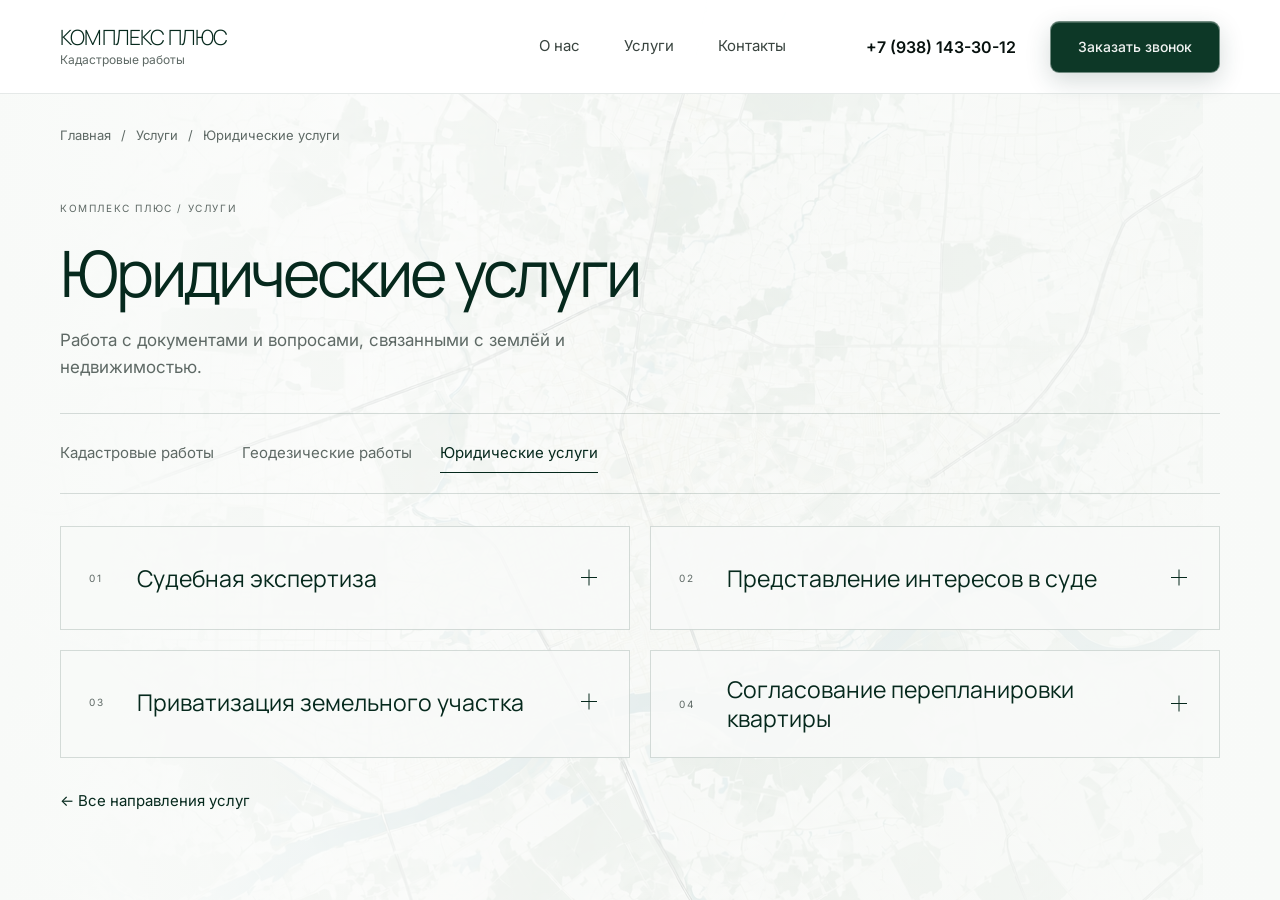
<file: PythonProject1/complex-plus/service-legal.html>
<!DOCTYPE html>
<html lang="ru">
<head>
    <meta charset="UTF-8">
    <meta name="viewport" content="width=device-width, initial-scale=1.0">
    <title>Юридические услуги - Комплекс Плюс</title>
    <meta name="description" content="Работа с документами и вопросами, связанными с землёй и недвижимостью.">
    <link rel="preconnect" href="https://fonts.googleapis.com">
    <link rel="preconnect" href="https://fonts.gstatic.com" crossorigin>
    <link href="https://fonts.googleapis.com/css2?family=Inter:wght@400;500;600;700;800&family=Manrope:wght@300;400;500;600;700&display=swap" rel="stylesheet">
    <link rel="stylesheet" href="css/style.css">
    <link rel="stylesheet" href="css/service-map.css">
    <link rel="stylesheet" href="css/service-directions.css">
    <link rel="stylesheet" href="css/mobile.css">
    <link rel="stylesheet" href="css/page-transitions.css">
    <link rel="stylesheet" href="css/consultation.css">
</head>
<body class="service-map-page">
<div class="service-map-background" aria-hidden="true"><img class="service-map-background__image" src="images/rostov-map2.png" alt=""></div>
<header class="header">
    <div class="container header__inner">

        <!-- Возврат на главную страницу -->
        <a href="index.html#home" class="logo" aria-label="Комплекс Плюс - главная страница">
            <span class="logo__title">КОМПЛЕКС ПЛЮС</span>
            <span class="logo__subtitle">Кадастровые работы</span>
        </a>

        <nav class="navigation" aria-label="Основная навигация">
            <a href="index.html#about" class="navigation__link">О нас</a>
            <a href="index.html#services" class="navigation__link">Услуги</a>
            <a href="index.html#contacts" class="navigation__link">Контакты</a>
        </nav>

        <div class="header__right">
            <a href="tel:+79381433012" class="header__phone">+7 (938) 143-30-12</a>
            <a href="index.html#contacts" class="header__button">Заказать звонок</a>
        </div>

        <button class="mobile-menu" type="button" aria-label="Открыть меню">
            <span></span>
            <span></span>
            <span></span>
        </button>

    </div>
</header>
<main class="direction-page">
    <div class="container">
        <nav class="direction-breadcrumbs" aria-label="Хлебные крошки"><a href="index.html">Главная</a><span aria-hidden="true">/</span><a href="index.html#services">Услуги</a><span aria-hidden="true">/</span><span aria-current="page">Юридические услуги</span></nav>
        <div class="direction-intro"><span class="direction-eyebrow">КОМПЛЕКС ПЛЮС / УСЛУГИ</span><h1>Юридические услуги</h1><p>Работа с документами и вопросами, связанными с землёй и недвижимостью.</p></div>
        <nav class="direction-nav" aria-label="Направления услуг"><a href="service-cadastral.html">Кадастровые работы</a>
<a href="service-geodesy.html">Геодезические работы</a>
<a href="service-legal.html" aria-current="page">Юридические услуги</a></nav>
        <section class="direction-grid" aria-label="Услуги направления">
            <details class="direction-card">
                <summary class="direction-card__summary">
                    <span class="direction-card__index">01</span>
                    <span class="direction-card__title">Судебная экспертиза</span>
                    <span class="direction-card__toggle" aria-hidden="true"></span>
                </summary>
                <div class="direction-card__content">
                    <p>Исследуем объект или документы и формулируем ответы на вопросы, требующие специальных знаний. При судебной экспертизе вопросы и эксперт определяются в процессуальном порядке; выводы не подменяют решение суда.</p>
                </div>
            </details>
            <details class="direction-card">
                <summary class="direction-card__summary">
                    <span class="direction-card__index">02</span>
                    <span class="direction-card__title">Представление интересов в суде</span>
                    <span class="direction-card__toggle" aria-hidden="true"></span>
                </summary>
                <div class="direction-card__content">
                    <p>Изучаем документы и обстоятельства спора, готовим процессуальные документы и помогаем сформировать правовую позицию по вопросам земли и недвижимости. Объём представительства согласуется с клиентом и требованиями конкретного дела.</p>
                </div>
            </details>
            <details class="direction-card">
                <summary class="direction-card__summary">
                    <span class="direction-card__index">03</span>
                    <span class="direction-card__title">Приватизация земельного участка</span>
                    <span class="direction-card__toggle" aria-hidden="true"></span>
                </summary>
                <div class="direction-card__content">
                    <p>Проверяем основание пользования землёй и возможность оформить участок в собственность, помогаем собрать и подать документы в уполномоченный орган. Порядок зависит от статуса участка и заявителя.</p>
                </div>
            </details>
            <details class="direction-card">
                <summary class="direction-card__summary">
                    <span class="direction-card__index">04</span>
                    <span class="direction-card__title">Согласование перепланировки квартиры</span>
                    <span class="direction-card__toggle" aria-hidden="true"></span>
                </summary>
                <div class="direction-card__content">
                    <p>Помогаем определить, требуется ли согласование, подготовить проектную и кадастровую документацию и пройти предусмотренные этапы. После работ изменения, влияющие на площадь или границы помещения, отражаются в ЕГРН.</p>
                </div>
            </details>
        </section>
        <a class="direction-back" href="index.html#services">← Все направления услуг</a>
    </div>
</main>
<script src="js/mobile-menu.js"></script>
<script src="js/page-transitions.js"></script>
<script src="js/consultation.js"></script>
</body>
</html>
</file>
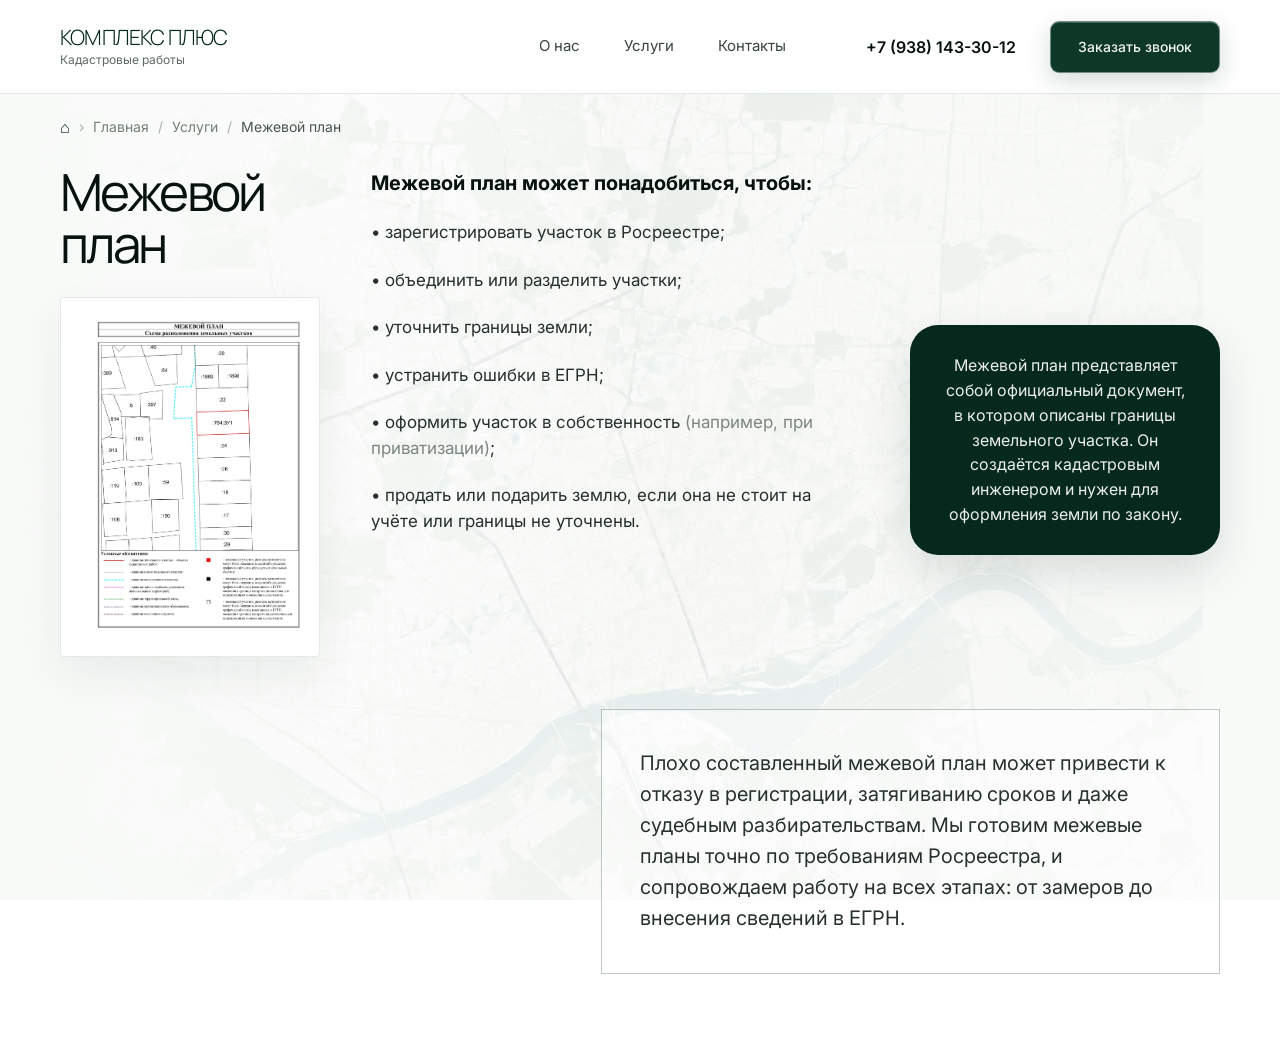
<file: PythonProject1/complex-plus/service-mezhevanie.html>
<!DOCTYPE html>
<html lang="ru">
<head>
    <meta charset="UTF-8">
    <meta name="viewport" content="width=device-width, initial-scale=1.0">

    <title>Межевой план - Комплекс Плюс</title>
    <meta name="description" content="Подготовка межевых планов в Ростове-на-Дону и Ростовской области.">

    <link rel="preconnect" href="https://fonts.googleapis.com">
    <link rel="preconnect" href="https://fonts.gstatic.com" crossorigin>
    <link href="https://fonts.googleapis.com/css2?family=Inter:wght@400;500;600;700;800&family=Manrope:wght@300;400;500;600;700&display=swap" rel="stylesheet">

    <!-- Общие стили сайта: шапка, логотип, контейнер -->
    <link rel="stylesheet" href="css/style.css">

    <!-- Стили только страницы межевого плана -->
    <link rel="stylesheet" href="mezhevoy-plan.css">
    <link rel="stylesheet" href="css/service-map.css">
    <link rel="stylesheet" href="css/mobile.css">
    <link rel="stylesheet" href="css/page-transitions.css">
    <link rel="stylesheet" href="css/consultation.css">
</head>

<body class="service-mezhevanie service-map-page">
<!-- Единый фоновый слой карты для всех страниц услуг -->
<div class="service-map-background" aria-hidden="true">
    <img class="service-map-background__image" src="images/rostov-map2.png" alt="">
</div>

<header class="header">
    <div class="container header__inner">

        <!-- Возврат на главную страницу -->
        <a href="index.html#home" class="logo" aria-label="Комплекс Плюс - главная страница">
            <span class="logo__title">КОМПЛЕКС ПЛЮС</span>
            <span class="logo__subtitle">Кадастровые работы</span>
        </a>

        <nav class="navigation" aria-label="Основная навигация">
            <a href="index.html#about" class="navigation__link">О нас</a>
            <a href="index.html#services" class="navigation__link">Услуги</a>
            <a href="index.html#contacts" class="navigation__link">Контакты</a>
        </nav>

        <div class="header__right">
            <a href="tel:+79381433012" class="header__phone">+7 (938) 143-30-12</a>
            <a href="index.html#contacts" class="header__button">Заказать звонок</a>
        </div>

        <button class="mobile-menu" type="button" aria-label="Открыть меню">
            <span></span>
            <span></span>
            <span></span>
        </button>

    </div>
</header>

<main class="mezhevanie-page">
    <div class="container mezhevanie-page__container">

        <nav class="breadcrumbs" aria-label="Хлебные крошки">
            <a href="index.html#home" class="breadcrumbs__home" aria-label="Главная">⌂</a>
            <span class="breadcrumbs__sep">›</span>
            <a href="index.html#home">Главная</a>
            <span class="breadcrumbs__sep">/</span>
            <a href="index.html#services">Услуги</a>
            <span class="breadcrumbs__sep">/</span>
            <span class="breadcrumbs__current">Межевой план</span>
        </nav>

        <section class="mezhevanie-top">
            <div class="mezhevanie-left">
                <h1 class="page-title">Межевой план</h1>

                <div class="plan-image">
                    <img src="images/mezhevoy-plan-document.png" alt="Пример межевого плана - схема расположения земельных участков">
                </div>
            </div>

            <div class="reasons">
                <h2 class="reasons__title">Межевой план может понадобиться, чтобы:</h2>
                <ul class="reasons__list">
                    <li>• зарегистрировать участок в Росреестре;</li>
                    <li>• объединить или разделить участки;</li>
                    <li>• уточнить границы земли;</li>
                    <li>• устранить ошибки в ЕГРН;</li>
                    <li>• оформить участок в собственность <span class="reasons__muted">(например, при приватизации)</span>;</li>
                    <li>• продать или подарить землю, если она не стоит на учёте или границы не уточнены.</li>
                </ul>
            </div>

            <aside class="info-card">
                <p>
                    Межевой план представляет собой официальный документ, в котором описаны границы земельного участка.
                    Он создаётся кадастровым инженером и нужен для оформления земли по закону.
                </p>
            </aside>
        </section>

        <section class="bottom-section">
            <div class="map-card">
                <img src="images/rostov-map2.png" alt="Ростов-на-Дону и Ростовская область - спутниковый снимок">
                <span class="map-card__badge">Ростов-на-Дону и Ростовская область</span>
            </div>

            <div class="warning-card">
                <p>
                    Плохо составленный межевой план может привести к отказу в регистрации, затягиванию сроков
                    и даже судебным разбирательствам. Мы готовим межевые планы точно по требованиям Росреестра,
                    и сопровождаем работу на всех этапах: от замеров до внесения сведений в ЕГРН.
                </p>
            </div>
        </section>

    </div>
</main>

<script src="js/mobile-menu.js"></script>
<script src="js/page-transitions.js"></script>
<script src="js/consultation.js"></script>
</body>
</html>
</file>
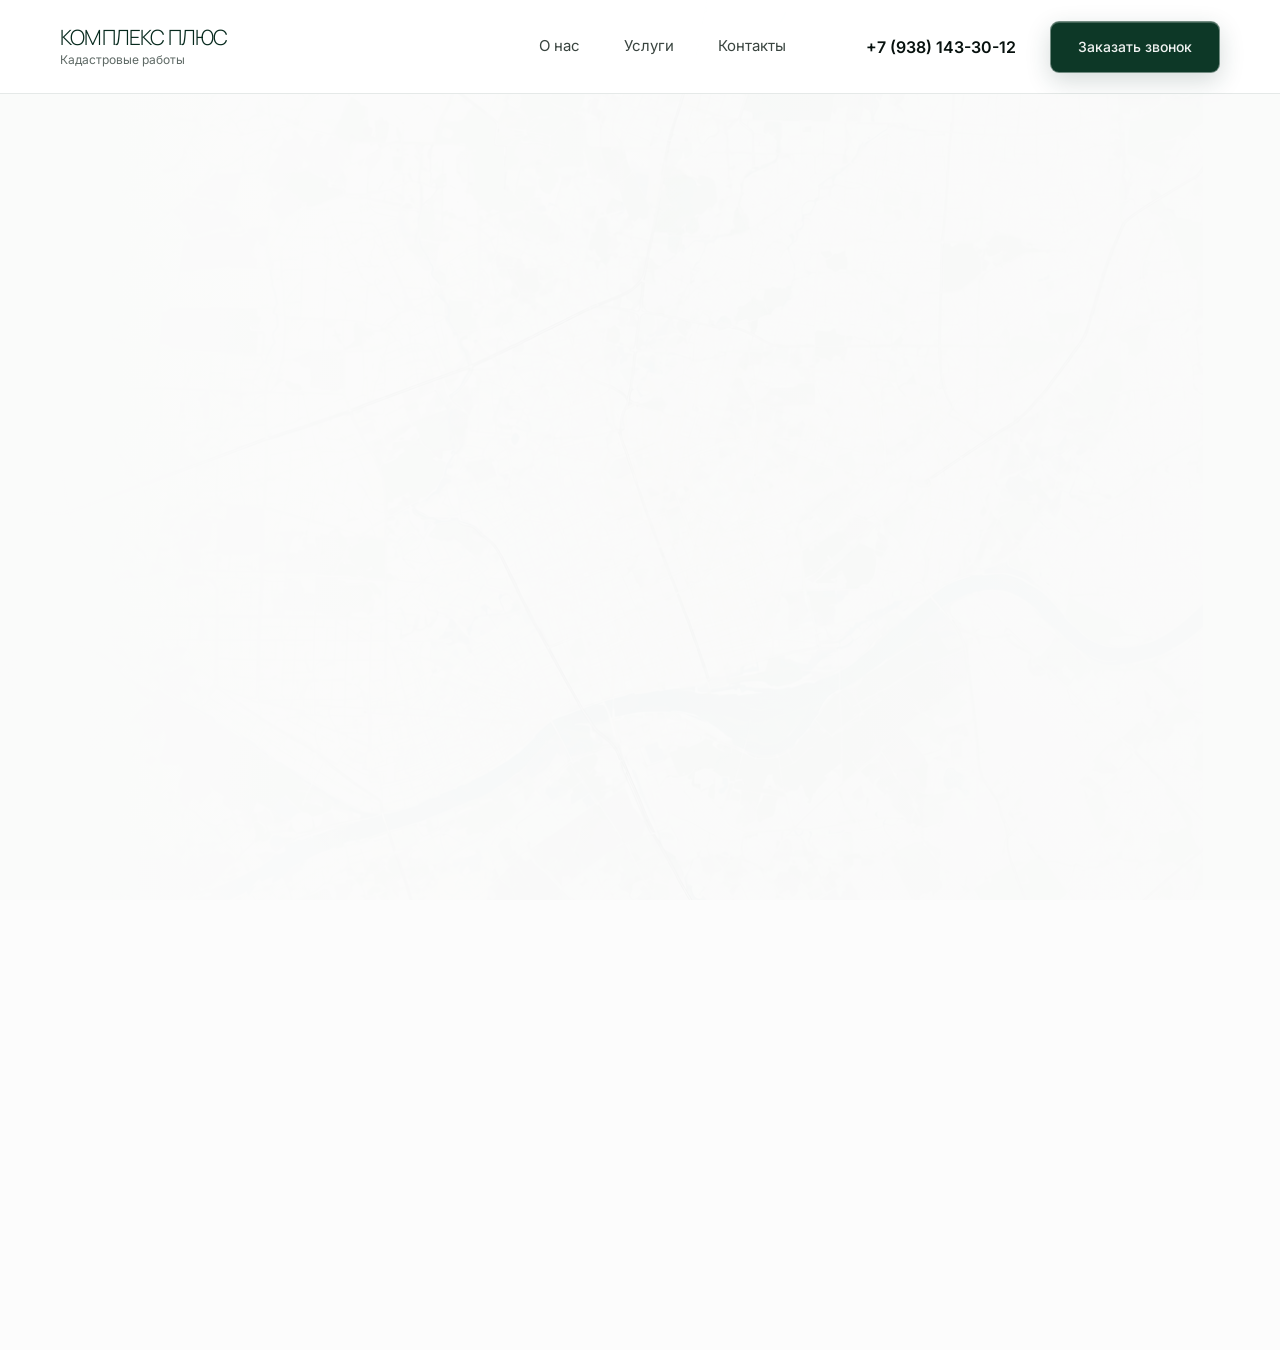
<file: PythonProject1/complex-plus/service-tech-plan-building.html>
<!DOCTYPE html>
<html lang="ru">

<head>
    <meta charset="UTF-8">

    <meta
        name="viewport"
        content="width=device-width, initial-scale=1.0"
    >

    <title>
        Технический план - Комплекс Плюс
    </title>

    <meta
        name="description"
        content="Подготовка технических планов для объектов недвижимости."
    >

    <!-- Шрифты -->

    <link
        rel="preconnect"
        href="https://fonts.googleapis.com"
    >

    <link
        rel="preconnect"
        href="https://fonts.gstatic.com"
        crossorigin
    >

    <link
        href="https://fonts.googleapis.com/css2?family=Inter:wght@400;500;600;700;800&family=Manrope:wght@300;400;500;600;700&display=swap"
        rel="stylesheet"
    >

    <!-- Общие стили сайта -->

    <link
        rel="stylesheet"
        href="css/style.css"
    >

    <!-- Стили страницы технического плана -->

    <link
        rel="stylesheet"
        href="tech-plan.css"
    >
    <link rel="stylesheet" href="css/service-map.css">
    <link rel="stylesheet" href="css/mobile.css">

    <link rel="stylesheet" href="css/page-transitions.css">
    <link rel="stylesheet" href="css/consultation.css">
</head>


<body class="tech-plan-page service-map-page">
<!-- Единый фоновый слой карты для всех страниц услуг -->
<div class="service-map-background" aria-hidden="true">
    <img class="service-map-background__image" src="images/rostov-map2.png" alt="">
</div>


<!-- =====================================================
     ШАПКА
     ===================================================== -->

<header class="header">

    <div class="container header__inner">


        <!-- ЛОГОТИП -->

        <a
            href="index.html#home"
            class="logo"
            aria-label="Комплекс Плюс - главная страница"
        >

            <span class="logo__title">
                КОМПЛЕКС ПЛЮС
            </span>

            <span class="logo__subtitle">
                Кадастровые работы
            </span>

        </a>


        <!-- НАВИГАЦИЯ -->

        <nav
            class="navigation"
            aria-label="Основная навигация"
        >

            <a
                href="index.html#about"
                class="navigation__link"
            >
                О нас
            </a>

            <a
                href="index.html#services"
                class="navigation__link"
            >
                Услуги
            </a>

            <a
                href="index.html#contacts"
                class="navigation__link"
            >
                Контакты
            </a>

        </nav>


        <!-- ПРАВАЯ ЧАСТЬ -->

        <div class="header__right">

            <a
                href="tel:+79381433012"
                class="header__phone"
            >
                +7 (938) 143-30-12
            </a>


            <a
                href="index.html#contacts"
                class="header__button"
            >
                Заказать звонок
            </a>

        </div>


        <!-- МОБИЛЬНОЕ МЕНЮ -->

        <button
            class="mobile-menu"
            type="button"
            aria-label="Открыть меню"
        >

            <span></span>
            <span></span>
            <span></span>

        </button>


    </div>

</header>



<!-- =====================================================
     ОСНОВНОЕ СОДЕРЖИМОЕ
     ===================================================== -->

<main class="tech-plan-main">


    <div class="container tech-plan-container">


        <!-- ХЛЕБНЫЕ КРОШКИ -->

        <nav
            class="tech-breadcrumbs"
            aria-label="Хлебные крошки"
        >

            <a
                href="index.html#home"
                class="tech-breadcrumbs__home"
                aria-label="Главная"
            >
                ⌂
            </a>

            <span class="tech-breadcrumbs__sep">
                ›
            </span>

            <a href="index.html#home">
                Главная
            </a>

            <span class="tech-breadcrumbs__sep">
                /
            </span>

            <a href="index.html#services">
                Услуги
            </a>

            <span class="tech-breadcrumbs__sep">
                /
            </span>

            <span class="tech-breadcrumbs__current">
                Технический план
            </span>

        </nav>



        <!-- =================================================
             ВЕРХНЯЯ ЧАСТЬ
             ================================================= -->

        <section class="tech-plan-top">


            <!-- ЛЕВЫЙ ЗЕЛЁНЫЙ БЛОК -->

            <aside class="tech-info-card">

                <p>

                    Технический план представляет собой официальный документ,
                    который нужен для постановки здания,
                    помещения или сооружения на кадастровый учёт,
                    а также для внесения изменений в сведения ЕГРН.

                    Он содержит точные сведения об объекте
                    недвижимости: его площадь, этажность,
                    контур, местоположение, адрес
                    и технические характеристики.

                </p>

            </aside>



            <!-- ЦЕНТРАЛЬНЫЙ СПИСОК -->

            <div class="tech-reasons">

                <h2 class="tech-reasons__title">
                    Без технического плана:
                </h2>


                <ul class="tech-reasons__list">

                    <li>
                        • Затруднительно официально
                        зарегистрировать объект
                    </li>

                    <li>
                        • Сложнее подтвердить характеристики
                        объекта для внесения сведений в ЕГРН
                    </li>

                    <li>
                        • Могут возникнуть проблемы
                        с налогами, банками и органами власти
                    </li>

                </ul>

            </div>



            <!-- ПРАВАЯ ЧАСТЬ -->

            <div class="tech-document-column">


                <h1 class="tech-page-title">
                    Технический план
                </h1>


                <div class="tech-document-image">

                    <img
                        src="images/tech-plan-document.png"
                        alt="Пример технического плана"
                    >

                </div>


            </div>


        </section>



        <!-- =================================================
             НИЖНЯЯ ЧАСТЬ
             ================================================= -->

        <section class="tech-plan-bottom">


            <!-- БОЛЬШОЙ ТЕКСТ -->

            <div class="tech-warning-card">

                <p>

                    Плохо составленный технический план часто становится
                    причиной отказа в регистрации объекта
                    в Росреестре. Ошибки в параметрах,
                    адресе или назначении могут обернуться
                    затягиванием сроков работ и переплатой.

                    Мы готовим технические планы точно
                    по требованиям, учитываем все тонкости
                    и нормативы, а также работаем
                    с современным программным обеспечением
                    и высокоточным оборудованием.

                </p>

            </div>



            <!-- КАРТА -->

            <div class="tech-map-card">

                <img
                    src="images/rostov-map2.png"
                    alt="Ростов-на-Дону и Ростовская область"
                >

                <span class="tech-map-card__badge">
                    Ростов-на-Дону и Ростовская область
                </span>

            </div>


        </section>


    </div>


</main>


<script src="js/mobile-menu.js"></script>
<script src="js/page-transitions.js"></script>
<script src="js/consultation.js"></script>
</body>

</html>
</file>
<file: PythonProject1/complex-plus/css/style.css>
/* =========/* =========================================================
   COMPLEX PLUS
   MAIN PAGE
   ========================================================= */

:root {
    --hero-map-x: 0px;
    --hero-map-y: 0px;
    --green: #06291d;
    --green-soft: #0c3b2a;
    --green-light: #245440;

    --black: #07110e;
    --text: #17201d;
    --text-soft: #5e6965;

    --white: #ffffff;
    --off-white: #f8faf8;

    --border: #dfe5e1;

    /* Цвет подсветки карты */
    --map-blue: #b9e3e8;
    --map-blue-strong: #9bd7df;

    --container: 1360px;

    --transition:
        0.35s cubic-bezier(.22, 1, .36, 1);
}


/* =========================================================
   RESET
   ========================================================= */

* {
    box-sizing: border-box;
    margin: 0;
    padding: 0;
}

html {
    scroll-behavior: smooth;
    overscroll-behavior-y: none;
}

body {
    min-width: 320px;

    font-family: "Inter", sans-serif;

    font-size: 16px;
    line-height: 1.5;

    color: var(--text);
    background: var(--white);

    -webkit-font-smoothing: antialiased;
}

a {
    color: inherit;
    text-decoration: none;
}

button,
input,
textarea {
    font: inherit;
}

button {
    border: 0;
}

img {
    display: block;
    max-width: 100%;
}


/* =========================================================
   CONTAINER
   ========================================================= */

.container {
    width: min(
        calc(100% - 120px),
        var(--container)
    );

    margin: 0 auto;
}


/* =========================================================
   HEADER
   ========================================================= */

.header {
    position: relative;
    z-index: 20;

    height: 94px;

    background: rgba(255, 255, 255, 0.96);

    border-bottom:
        1px solid rgba(6, 41, 29, 0.10);
}

.header__inner {
    height: 100%;

    display: flex;
    align-items: center;
}


/* LOGO */

.logo {
    display: flex;
    flex-direction: column;

    flex-shrink: 0;
}

.logo__title {
    color: var(--green);

    font-family: "Manrope", sans-serif;
    font-size: 21px;
    line-height: 1.1;
    font-weight: 300;

    letter-spacing: -0.8px;
}

.logo__subtitle {
    margin-top: 4px;

    color: var(--text-soft);

    font-size: 12px;
    line-height: 1.2;
}


/* NAVIGATION */

.navigation {
    display: flex;
    align-items: center;

    gap: 44px;

    margin-left: auto;
    margin-right: 80px;
}

.navigation__link {
    position: relative;

    color: #39443f;

    font-size: 15px;
    font-weight: 400;

    transition: color var(--transition);
}

.navigation__link:hover {
    color: var(--green);
}


/* HEADER RIGHT */

.header__right {
    display: flex;
    align-items: center;

    gap: 34px;
}

.header__phone {
    white-space: nowrap;

    color: var(--black);

    font-size: 16px;
    font-weight: 600;
}

.header__button {
    min-height: 52px;

    display: inline-flex;
    align-items: center;
    justify-content: center;

    padding: 0 27px;

    color: rgba(255, 255, 255, 0.94);

    background: #0d3827;

    border: 1px solid rgba(255, 255, 255, 0.42);
    border-radius: 9px;

    font-size: 14px;
    font-weight: 500;

    backdrop-filter: blur(12px);
    -webkit-backdrop-filter: blur(12px);

    box-shadow:
        inset 0 1px 0 rgba(255, 255, 255, 0.22),
        0 8px 25px rgba(22, 56, 50, 0.18);

    transition:
        transform var(--transition),
        background var(--transition),
        box-shadow var(--transition);
}
.header__button:hover {
    transform: translateY(-2px);

    background: #0d3827;

    box-shadow:
        inset 0 1px 0 rgba(255, 255, 255, 0.28),
        0 12px 30px rgba(22, 56, 50, 0.25);
}
/* MOBILE MENU */

.mobile-menu {
    display: none;

    width: 44px;
    height: 44px;

    margin-left: auto;

    align-items: center;
    justify-content: center;
    flex-direction: column;

    gap: 5px;

    background: transparent;

    cursor: pointer;
}

.mobile-menu span {
    width: 21px;
    height: 1px;

    background: var(--green);
}


/* =========================================================
   HERO
   ========================================================= */

.hero {
    position: relative;

    min-height: 770px;

    overflow: hidden;

    background: var(--white);
}


/* =========================================================
   MAP
   ========================================================= */

.hero__map {
    position: absolute;

    z-index: 0;

    top: 0;
    right: 0;
    bottom: 0;

    width: 72%;

    overflow: hidden;
}


/* КАРТА */

.hero__map-image {
    position: absolute;

    width: 100%;
    height: 100%;

    object-fit: cover;

    opacity: 0.27;

    filter:
        saturate(0.65)
        contrast(0.88)
        brightness(1.08);

    transform: scale(1.04);

    transition:
        opacity 1s ease,
        transform 1.4s cubic-bezier(.22, 1, .36, 1);
}


/* Плавное растворение карты слева */

.hero__map-fade {
    position: absolute;
    z-index: 1;

    inset: 0;

    background:
        linear-gradient(
            90deg,
            #ffffff 0%,
            rgba(255,255,255,0.82) 10%,
            rgba(255,255,255,0.30) 32%,
            rgba(255,255,255,0.06) 58%,
            rgba(255,255,255,0) 100%
        );

    pointer-events: none;
}


/* =========================================================
   HERO CONTENT
   ========================================================= */

.hero__container {
    position: relative;
    z-index: 5;

    min-height: 770px;

    display: flex;
    align-items: center;
}

.hero__content {
    width: 680px;
    padding-top: 0;
    transform: translateY(-50px);
}


/* EYEBROW */

.hero__eyebrow {
    margin-bottom: 28px;

    color: #2c644a;

    font-size: 12px;
    font-weight: 500;

    letter-spacing: 2.6px;

    opacity: 0;

    animation:
        heroFadeUp 0.8s 0.1s forwards;
}



/* SUBTITLE */

.hero__subtitle {
    margin-top: 31px;

    color: var(--green);

    font-size: 30px;
    line-height: 1.35;

    font-weight: 600;

    letter-spacing: -0.8px;

    opacity: 0;

    animation:
        heroFadeUp 0.9s 0.35s forwards;
}


/* DESCRIPTION */

.hero__description {
    max-width: 515px;

    margin-top: 25px;

    color: #5b6662;

    font-size: 18px;
    line-height: 1.65;

    font-weight: 400;

    opacity: 0;

    animation:
        heroFadeUp 0.9s 0.5s forwards;
}


/* BUTTON */


/* =========================================================
   OFFICE LOCATION
   ========================================================= */

.office-location {
    position: absolute;
    z-index: 8;

    left: 62%;
    top: 52%;

    width: 30px;
    height: 30px;
}


/* PIN */

.office-pin {
    position: absolute;

    inset: 0;

    width: 30px;
    height: 30px;

    display: flex;
    align-items: center;
    justify-content: center;

    border:
        1px solid rgba(6, 41, 29, 0.35);

    border-radius: 50%;

    background:
        rgba(255, 255, 255, 0.55);

    backdrop-filter: blur(3px);

    cursor: pointer;

    transition:
        transform var(--transition),
        background var(--transition);
}

.office-pin span {
    width: 11px;
    height: 11px;

    border-radius: 50%;

    background: var(--green);

    box-shadow:
        0 0 0 5px rgba(6, 41, 29, 0.10);
}


/* WAVES */

.office-pulse {
    position: absolute;

    left: 50%;
    top: 50%;

    width: 30px;
    height: 30px;

    border:
        1px solid rgba(6, 41, 29, 0.28);

    border-radius: 50%;

    transform:
        translate(-50%, -50%)
        scale(1);

    pointer-events: none;

    opacity: 0;
}

.office-pulse--one {
    animation:
        pulse 2.8s infinite;
}

.office-pulse--two {
    animation:
        pulse 2.8s 1.4s infinite;
}


/* CITY */

.office-city {
    position: absolute;

    top: 42px;
    left: 50%;

    transform:
        translateX(-50%);

    white-space: nowrap;

    color: rgba(7, 25, 18, 0.55);

    font-size: 19px;
    font-weight: 500;
}


/* =========================================================
   OFFICE CARD
   ========================================================= */

.office-card {
    position: absolute;
    z-index: 10;

    left: 50%;
    bottom: 43px;

    width: 450px;
    min-height: 170px;

    display: grid;

    grid-template-columns:
        155px 1fr;

    padding: 13px;

    background:
        rgba(255,255,255,0.97);

    border:
        1px solid rgba(6,41,29,0.08);

    border-radius: 9px;

    box-shadow:
        0 20px 60px rgba(6, 41, 29, 0.14),
        0 3px 12px rgba(6, 41, 29, 0.05);

    transform:
        translate(-50%, 20px)
        scale(0.94);

    transform-origin:
        center bottom;

    opacity: 0;
    visibility: hidden;

    transition:
        opacity 0.4s ease,
        visibility 0.4s ease,
        transform 0.55s cubic-bezier(.22, 1, .36, 1);
}


/* TRIANGLE */

.office-card::after {
    content: "";

    position: absolute;

    bottom: -9px;
    left: 50%;

    width: 17px;
    height: 17px;

    background: white;

    border-right:
        1px solid rgba(6,41,29,0.08);

    border-bottom:
        1px solid rgba(6,41,29,0.08);

    transform:
        translateX(-50%)
        rotate(45deg);
}


/* SHOW CARD */

.office-location:hover .office-card,
.office-location--active .office-card {
    opacity: 1;

    visibility: visible;

    transform:
        translate(-50%, 0)
        scale(1);
}

.office-location:hover .office-pin {
    transform: scale(1.08);
}


/* CARD IMAGE */

.office-card__image {
    width: 155px;
    height: 144px;

    overflow: hidden;

    border-radius: 5px;
}

.office-card__image img {
    width: 100%;
    height: 100%;

    object-fit: cover;

    transition:
        transform 0.7s
        cubic-bezier(.22, 1, .36, 1);
}

.office-location:hover
.office-card__image img {
    transform: scale(1.04);
}


/* CARD CONTENT */

.office-card__content {
    position: relative;

    padding:
        8px
        28px
        8px
        20px;
}

.office-card__content strong {
    display: block;

    margin-bottom: 9px;

    color: var(--black);

    font-size: 16px;
    font-weight: 600;
}

.office-card__content p {
    color: #222b27;

    font-size: 15px;
    line-height: 1.45;
}

.office-card__content span {
    display: block;

    margin-top: 13px;

    color: #68736e;

    font-size: 13px;
    line-height: 1.35;
}


/* ARROW */

.office-card__arrow {
    position: absolute;

    right: 20px;
    bottom: 20px;

    color: var(--green);

    font-size: 23px;

    transition:
        transform var(--transition);
}

.office-location:hover
.office-card__arrow {
    transform: translateX(5px);
}


/* CLOSE */

.office-card__close {
    position: absolute;
    z-index: 5;

    top: 11px;
    right: 13px;

    width: 22px;
    height: 22px;

    display: flex;
    align-items: center;
    justify-content: center;

    color: #89928e;

    background: transparent;

    font-size: 20px;
    line-height: 1;

    cursor: pointer;
}


/* =========================================================
   STATS
   ========================================================= */

.hero-stats {
    position: relative;
    z-index: 10;

    background: var(--white);
}

.hero-stats__inner {
    min-height: 125px;

    display: grid;

    grid-template-columns:
        repeat(3, 1fr);

    border-top:
        1px solid var(--border);
}

.stat {
    display: flex;
    align-items: center;

    gap: 23px;

    padding: 0 32px;

    border-right:
        1px solid var(--border);
}

.stat:first-child {
    padding-left: 0;
}

.stat:last-child {
    border-right: 0;
}

.stat strong {
    color: var(--black);

    font-size: 43px;
    line-height: 1;

    font-weight: 600;

    letter-spacing: -2px;
}

.stat span {
    color: #5d6864;

    font-size: 15px;
    line-height: 1.4;
}


/* =========================================================
   HERO ANIMATION
   ========================================================= */

@keyframes heroFadeUp {

    from {
        opacity: 0;

        transform:
            translateY(25px);
    }

    to {
        opacity: 1;

        transform:
            translateY(0);
    }
}


/* =========================================================
   OFFICE PULSE
   ========================================================= */

@keyframes pulse {

    0% {
        opacity: 0;

        transform:
            translate(-50%, -50%)
            scale(1);
    }

    15% {
        opacity: 0.7;
    }

    70% {
        opacity: 0;

        transform:
            translate(-50%, -50%)
            scale(3.5);
    }

    100% {
        opacity: 0;

        transform:
            translate(-50%, -50%)
            scale(3.5);
    }
}


/* =========================================================
   RESPONSIVE
   ========================================================= */

@media (max-width: 1100px) {

    .container {
        width:
            min(
                calc(100% - 70px),
                var(--container)
            );
    }

    .navigation {
        gap: 25px;

        margin-right: 35px;
    }

    .header__phone {
        display: none;
    }

    .hero__map {
        width: 65%;
    }

    .hero__content {
        width: 500px;
    }

    .office-location {
        left: 58%;
    }
}


/* =========================================================
   TABLET / MOBILE
   ========================================================= */

@media (max-width: 800px) {

    .container {
        width:
            calc(100% - 40px);
    }


    /* HEADER */

    .header {
        height: 76px;
    }

    .navigation,
    .header__right {
        display: none;
    }

    .mobile-menu {
        display: flex;
    }

    .logo__title {
        font-size: 18px;
    }

    .logo__subtitle {
        font-size: 10px;
    }


    /* HERO */

    .hero {
        min-height: 760px;
    }

    .hero__container {
        min-height: 760px;

        align-items: flex-start;

        padding-top: 95px;
    }

    .hero__content {
        width: 100%;

        position: relative;

        z-index: 6;
    }

    .hero__eyebrow {
        max-width: 320px;

        font-size: 10px;
        line-height: 1.7;

        letter-spacing: 2px;
    }

    .hero__title {
        font-size:
            clamp(60px, 17vw, 86px);

        letter-spacing: -4px;
    }

    .hero__subtitle {
        font-size: 23px;
    }

    .hero__description {
        max-width: 390px;

        font-size: 16px;
    }

    .hero__button {
        width:
            min(100%, 335px);
    }


    /* MAP */

    .hero__map {
        top: auto;
        bottom: 0;

        width: 100%;
        height: 55%;

        opacity: 0.9;
    }

    .hero__map-fade {
        background:
            linear-gradient(
                180deg,
                #ffffff 0%,
                rgba(255,255,255,0.88) 14%,
                rgba(255,255,255,0.25) 55%,
                rgba(255,255,255,0.08) 100%
            );
    }

    .hero__map-image {
        opacity: 0.22;
    }


    /* DISTRICTS */

.district--proletarsky {
        left: 73%;
        top: 58%;
    }

    .district--sovetsky {
        left: 28%;
        top: 51%;
    }

    .district--zheleznodorozhny {
        left: 42%;
        top: 73%;
    }

    .district--oktyabrsky {
        left: 72%;
        top: 29%;
    }


    /* OFFICE */

    .office-location {
        left: 57%;
        top: 58%;
    }

    .office-city {
        font-size: 16px;
    }

    .office-card {
        width:
            min(
                390px,
                calc(100vw - 40px)
            );

        grid-template-columns:
            110px 1fr;

        min-height: 130px;

        bottom: 38px;
    }

    .office-card__image {
        width: 110px;
        height: 105px;
    }

    .office-card__content {
        padding-left: 14px;
        padding-right: 20px;
    }

    .office-card__content strong {
        font-size: 14px;
    }

    .office-card__content p {
        font-size: 12px;
    }

    .office-card__content span {
        font-size: 11px;
    }


    /* STATS */

    .hero-stats__inner {
        min-height: auto;

        grid-template-columns: 1fr;

        padding: 0;
    }

    .stat,
    .stat:first-child {
        min-height: 95px;

        padding: 20px 0;

        border-right: 0;

        border-bottom:
            1px solid var(--border);
    }

    .stat:last-child {
        border-bottom: 0;
    }

    .stat strong {
        font-size: 34px;
    }
}


/* =========================================================
   SMALL MOBILE
   ========================================================= */

@media (max-width: 500px) {

    .hero__title {
        font-size: 62px;

        letter-spacing: -3px;
    }

    .hero__subtitle {
        font-size: 21px;
    }

    .hero__description {
        font-size: 15px;
    }

    .office-location {
        left: 54%;
    }

    .office-card {
        grid-template-columns:
            95px 1fr;

        width:
            calc(100vw - 30px);
    }

    .office-card__image {
        width: 95px;
        height: 95px;
    }

    .office-card__content p {
        font-size: 11px;
    }

    .office-card__content span {
        margin-top: 8px;

        font-size: 10px;
    }

    /*
     * На очень маленьком экране районы становятся
     * ещё спокойнее, чтобы карта не превращалась
     * в набор ярких пятен.
     */

}


/* =========================================================
   REDUCED MOTION
   ========================================================= */

@media (prefers-reduced-motion: reduce) {

    html {
        scroll-behavior: auto;
    }

    *,
    *::before,
    *::after {
        animation-duration: 0.01ms !important;

        animation-iteration-count: 1 !important;

        transition-duration: 0.01ms !important;
    }
}
/* =========================================================
/* =========================================================
   DISTRICT GLOW CANVAS
   ========================================================= */

.district-glow-canvas {
    position: absolute;

    inset: 0;

    width: 100%;
    height: 100%;

    z-index: 3;

    pointer-events: none;
}


/* =========================================================
   GLOW CANVAS
   ========================================================= */


/* =========================================================
   HERO - FINAL VISUAL TUNING
   Только Hero. Существующая механика районов не удаляется.
   ========================================================= */

.hero {
    --hero-green: #06291d;
    --hero-green-soft: #245440;
    --hero-line: rgba(6, 41, 29, .13);
    --hero-line-light: rgba(6, 41, 29, .065);
    --hero-muted: #68736e;
    position: relative;
    min-height: clamp(700px, calc(100svh - 88px), 900px);
    height: clamp(700px, calc(100svh - 88px), 900px);
    overflow: hidden;
    isolation: isolate;
    background: #fbfcfa;
}

.hero__map {
    top: 0;
    right: 0;
    bottom: 0;
    width: clamp(650px, 61vw, 1050px);
    height: 100%;
    overflow: hidden;
    z-index: 0;
    opacity: 1;
}

.hero__map-image {
    position: absolute;
    inset: 0;
    width: 100%;
    height: 100%;
    object-fit: contain;
    object-position: 56% 50%;
    opacity: .34;
    filter: saturate(.48) contrast(.94) brightness(1.08);
    transform: translate3d(var(--hero-map-x, 0px), var(--hero-map-y, 0px), 0);
    transition: transform 1.2s cubic-bezier(.22,1,.36,1), opacity .9s ease;
    will-change: transform;
}

.hero__map-fade {
    z-index: 1;
    background:
        linear-gradient(90deg,
            #fbfcfa 0%,
            rgba(251,252,250,.94) 13%,
            rgba(251,252,250,.55) 31%,
            rgba(251,252,250,.12) 57%,
            rgba(251,252,250,0) 82%),
        linear-gradient(180deg,
            rgba(251,252,250,.04) 0%,
            rgba(251,252,250,0) 74%,
            rgba(251,252,250,.24) 100%);
}

.district-glow-canvas {
    z-index: 3;
    opacity: .9;
}


.hero__technical {
    position: absolute;
    inset: 0;
    z-index: 2;
    pointer-events: none;
}

.hero-tech-line {
    position: absolute;
    display: block;
    background: var(--hero-line-light);
}

.hero-tech-line--h1 { left: 0; top: 24%; width: 44%; height: 1px; }
.hero-tech-line--h2 { left: 38%; bottom: 23%; width: 47%; height: 1px; }
.hero-tech-line--v1 { left: 38%; top: 12%; width: 1px; height: 73%; }
.hero-tech-line--v2 { right: 11%; top: 10%; width: 1px; height: 78%; background: var(--hero-line); }

.hero-tech-label {
    position: absolute;
    font: 500 9px/1 "Inter", sans-serif;
    letter-spacing: .12em;
    text-transform: uppercase;
    color: rgba(70,86,80,.46);
    white-space: nowrap;
}

.hero-tech-label--object { left: 39%; top: 21%; color: var(--hero-green-soft); }
.hero-tech-label--boundary { left: 57%; top: 16%; }
.hero-tech-label--region { right: 13%; top: 15%; color: var(--hero-green-soft); }
.hero-tech-label--scale { right: 12.8%; bottom: 20%; }
.hero-tech-label--coords { left: 39%; bottom: 20%; }

.hero-tech-point {
    position: absolute;
    width: 5px;
    height: 5px;
    border: 1px solid var(--hero-green-soft);
    border-radius: 50%;
    opacity: .55;
}
.hero-tech-point--map { right: 23%; top: 52%; }

.hero__container {
    position: relative;
    z-index: 7;
    height: 100%;
    min-height: 0;
    display: block;
    padding-top: clamp(94px, 12vh, 132px);
    box-sizing: border-box;
}

.hero__content {
    width: min(650px, 48vw);
    position: relative;
}

.hero__eyebrow {
    margin: 0 0 clamp(18px, 2.4vh, 28px);
    color: var(--hero-green-soft);
    font: 500 10px/1.2 "Inter", sans-serif;
    letter-spacing: .16em;
    text-transform: uppercase;
}

.hero__title {
    margin: 0;
    max-width: 720px;

    color: var(--hero-green);

    font-family: "Manrope", sans-serif;
    font-size: clamp(38px, 3.4vw, 48px);
    line-height: 1.08;
    font-weight: 400;
    letter-spacing: -.035em;

    text-transform: none;
}

.hero__subtitle {
    max-width: 620px;

    margin: 24px 0 0;

    color: #294439;

    font-family: "Manrope", sans-serif;
    font-size: clamp(20px, 1.65vw, 25px);
    line-height: 1.28;
    font-weight: 400;
    letter-spacing: -.025em;
}

.hero__description {
    max-width: 500px;
    margin: 18px 0 0;
    color: var(--hero-muted);
    font-size: 14px;
    line-height: 1.62;
    font-weight: 400;
}

.hero__button {
    min-height: 52px;
    display: inline-flex;
    align-items: center;
    gap: 24px;

    margin-top: clamp(35px, 5vh, 50px);
    position: relative;
    top: 25px;
    padding: 0 22px;

    color: #ffffff;
    background: var(--hero-green);

    border: 1px solid var(--hero-green);
    border-radius: 4px;

    font: 500 15px/1.2 "Inter", sans-serif;

    transition:
        color .22s ease,
        border-color .22s ease,
        background-color .35s ease,
        gap .4s cubic-bezier(.22,1,.36,1);
}

.hero__button:hover {
    transform: none;
    color: var(--hero-green);
    background: #ffffff;
    border-color: var(--hero-green);
    box-shadow: none;
    gap: 21px;
}

.hero__button-arrow {
    color: var(--hero-green-soft);
    transition: transform .28s cubic-bezier(.22,1,.36,1);
}
.hero__button:hover .hero__button-arrow { transform: translateX(3px); }

.hero__quick-links {
    position: absolute;
    left: 0;
    bottom: clamp(34px, 6vh, 58px);
    z-index: 8;
    display: grid;
    grid-template-columns: repeat(5, max-content);
    gap: clamp(14px, 2vw, 30px);
    width: auto;
    margin: 0;
    transform: none;
    white-space: normal;
}

.hero__quick-links a {
    display: grid;
    grid-template-columns: auto 30px;
    grid-template-rows: auto auto;
    column-gap: 8px;
    row-gap: 5px;
    min-width: 112px;
    color: #54685e;
    font: 400 10px/1.25 "Inter", sans-serif;
    letter-spacing: .01em;
    text-decoration: none;
    opacity: .1;
    transition: color .22s ease, opacity .22s ease;
}

.hero__quick-links a span {
    grid-column: 1;
    grid-row: 1;
    color: rgba(37,63,53,.85);
    font-size: 15px;
    letter-spacing: .08em;
    transition: color .22s ease;
}

.hero__quick-links a i {
    grid-column: 2;
    grid-row: 1;
    align-self: center;
    display: block;
    width: 24px;
    height: 1px;
    background: rgba(6,41,29,.16);
    transition: width .28s cubic-bezier(.22,1,.36,1), background .22s ease;
}

.hero__quick-links a b {
    grid-column: 1 / -1;
    grid-row: 2;
    font-weight: 400;
}

.hero__quick-links a:hover { color: var(--hero-green); opacity: 1; }
.hero__quick-links a:hover span { color: var(--hero-green-soft); }
.hero__quick-links a:hover i { width: 32px; background: var(--hero-green-soft); }

.hero__map-coordinates {
    position: absolute;
    right: 14%;
    bottom: clamp(34px, 6vh, 58px);
    z-index: 6;
    display: flex;
    gap: 22px;
    color: rgba(70,86,80,.48);
    font: 500 9px/1 "Inter", sans-serif;
    letter-spacing: .12em;
    text-transform: uppercase;
}
.hero__map-coordinates span:first-child { color: var(--hero-green-soft); }

.hero-scroll {
    position: absolute;
    top: 50%;
    right: clamp(18px, 2.5vw, 36px);
    z-index: 10;
    width: 24px;
    height: 230px;
    transform: translateY(-50%);
    display: flex;
    flex-direction: column;
    align-items: center;
    pointer-events: none;
}
.hero-scroll__index {
    color: rgba(70,86,80,.46);
    font: 500 8px/1 "Inter", sans-serif;
    letter-spacing: .08em;
    white-space: nowrap;
}

.hero-scroll__label {
    display: none;
}
.hero-scroll__label { writing-mode: vertical-rl; margin-top: 12px; }
.hero-scroll__track {
    position: relative;
    width: 1px;
    height: 145px;
    margin-top: 12px;
    background: rgba(6,41,29,.12);
    overflow: hidden;
}
.hero-scroll__track i {
    position: absolute;
    left: 0;
    top: 0;
    width: 1px;
    height: 0;
    background: var(--hero-green-soft);
}

.hero-cursor {
    position: fixed;
    left: 0;
    top: 0;
    z-index: 10050;
    width: 14px;
    height: 14px;
    pointer-events: none;
    opacity: 0;
    transform: translate3d(-100px,-100px,0);
    transition: opacity .2s ease, width .18s ease, height .18s ease;
}
.hero-cursor::before,
.hero-cursor::after,
.hero-cursor span::before,
.hero-cursor span::after {
    content: "";
    position: absolute;
    background: var(--hero-green);
}
.hero-cursor::before { left: 6px; top: 1px; width: 1px; height: 12px; }
.hero-cursor::after { left: 1px; top: 6px; width: 12px; height: 1px; }
.hero-cursor span::before { display: none; }
.hero-cursor span::after { display: none; }
.hero-cursor.is-visible { opacity: .78; }
.hero-cursor.is-active { width: 18px; height: 18px; }
.hero-cursor.is-active::before { left: 8px; height: 16px; }
.hero-cursor.is-active::after { top: 8px; width: 16px; }


@keyframes heroSystemIn {
    from { opacity: 0; transform: translateY(16px); }
    to { opacity: 1; transform: translateY(0); }
}

@media (prefers-reduced-motion: reduce) {
    .hero__content > *, .hero.hero--ready .hero__quick-links { animation: none !important; opacity: 1; transform: none; }
    .hero__map-image { transition: none; }
}

@media (max-width: 1100px) and (min-width: 801px) {
    .hero__map { width: 60vw; }
    .hero__content {
    width: min(700px, 48vw);
    position: relative;
}
    .hero__quick-links { gap: 14px; }
    .hero__quick-links a { min-width: 94px; }
}


/* =========================================================
   HERO - STABILITY PATCH
   Только безопасные исправления Hero.
   ========================================================= */

/* Карта всегда остаётся внутри собственного viewport. */
.hero__map {
    overflow: hidden;
}

.hero__map-image {
    max-width: 100%;
    max-height: 100%;
    object-fit: contain;
}

/*
 * Hero не должен становиться пустым, если interaction JS
 * временно не загрузился. Под loader контент всё равно скрыт
 * самим loader, а после его исчезновения Hero уже виден.
 */
.hero__content > * {
    opacity: 1;
    transform: none;
}

.hero.hero--ready .hero__content > * {
    opacity: 0;
    transform: translateY(16px);
    animation: heroSystemIn .8s cubic-bezier(.22,1,.36,1) forwards;
}

.hero.hero--ready .hero__eyebrow { animation-delay: .05s; }
.hero.hero--ready .hero__title { animation-delay: .13s; }
.hero.hero--ready .hero__subtitle { animation-delay: .22s; }
.hero.hero--ready .hero__description { animation-delay: .30s; }
.hero.hero--ready .hero__button { animation-delay: .39s; }

.hero.hero--ready .hero__quick-links {
    opacity: 1;
    transform: none;
    animation: none;
}
/* Технические маркеры не превращаются в крупные кресты. */
.hero-tech-point {
    width: 4px;
    height: 4px;
    opacity: .42;
}

/* Cursor существует только в Hero и не влияет на layout. */
.hero-cursor {
    pointer-events: none;
}

/* На устройствах без точного указателя cursor полностью выключен. */
@media (pointer: coarse) {
    .hero-cursor {
        display: none !important;
    }
}


/* =========================================================
   COMPLEX PLUS - GLOBAL CURSOR + FIXED PAGE SCROLL
   ========================================================= */
html.has-custom-scroll {
    scrollbar-width: none;
    -ms-overflow-style: none;
    scroll-behavior: smooth;
}
html.has-custom-scroll::-webkit-scrollbar, html.has-custom-scroll body::-webkit-scrollbar {
    width: 0; height: 0; display: none;
}

@media (pointer: fine) {
    body.has-custom-cursor, body.has-custom-cursor * { cursor: none !important; }
    .hero-cursor {
        position: fixed !important;
        left: 0; top: 0;
        z-index: 2147483647 !important;
        pointer-events: none !important;
    }
}

@media (pointer: coarse) {
    html, body, body * { cursor: auto !important; }
    .hero-cursor { display: none !important; }
}

.hero-scroll {
    position: fixed !important;
    top: 50%;
    right: clamp(18px, 2.5vw, 36px);
    z-index: 2147483646 !important;
    width: 42px;
    height: 230px;
    transform: translateY(-50%);
    pointer-events: none !important;
    display: flex;
    flex-direction: column;
    align-items: center;
}
.hero-scroll__track {
    position: relative;
    width: 1px;
    height: 145px;
    margin-top: 12px;
    background: rgba(6,41,29,.12);
    overflow: visible;
}
.hero-scroll__track i {
    background: #0c3b2a;
    transition: height .12s linear;
}

.hero__quick-links {
    bottom: clamp(148px, 19vh, 182px) !important;
}

.hero__map {
    width: min(72vw, 1080px);
    height: 100%;
}
.hero__map-image {
    width: 112%;
    height: 112%;
    max-width: none;
    max-height: none;
    object-fit: contain;
    object-position: 56% 50%;
    transform: translate3d(0, 0, 0);
}

@media (max-width: 1100px) and (min-width: 761px) {
    .hero__map { width: 68vw; }
    .hero__map-image { width: 108%; height: 108%; }
}

@media (max-width: 760px) {
    .hero-scroll { right: 10px !important; }
    .hero__quick-links { bottom: 72px !important; }
    .hero__map { width: 100%; }
    .hero__map-image { width: 100%; height: 100%; max-width: 100%; max-height: 100%; }
}

/* =========================================================
   FINAL FIX - HERO MAP + DISTRICT MASK ALIGNMENT
   Карта и canvas-маска имеют один и тот же viewport.
   ========================================================= */
.hero__map-image,
.district-glow-canvas {
    position: absolute;
    left: -8%;
    top: -10%;
    width: 116%;
    height: 116%;
    max-width: none;
    max-height: none;
}

.hero__map-image {
    object-fit: contain;
    object-position: 50% 50%;
    transform: none;
}

.district-glow-canvas {
    right: auto;
    bottom: auto;
}


/* Глобальный crosshair должен сохранить цвет после переноса в body. */
.hero-cursor,
.hero-cursor::before,
.hero-cursor::after {
    --hero-green: #06291d;
}

.hero-cursor {
    opacity: 0;
    visibility: visible;
}

.hero-cursor.is-visible {
    opacity: .82;
}

/* =========================================================
   ABOUT - SCROLL STORY
   ========================================================= */

.about-section {
    --about-rail-x: clamp(150px, 18%, 238px);
    --about-copy-gap: clamp(62px, 6vw, 94px);
    position: relative;
    overflow: clip;
    color: var(--text);
    background: #fbfcfa;
}

.about__inner {
    padding: clamp(112px, 12vh, 156px) 0 clamp(120px, 16vh, 190px);
}

.about__eyebrow {
    margin: 0;
    color: rgba(65, 86, 78, .56);
    font-family: "Inter", sans-serif;
    font-size: 9px;
    line-height: 1;
    font-weight: 500;
    letter-spacing: .24em;
    text-transform: uppercase;
}

.about-section.is-scroll-ready .about__eyebrow {
    opacity: var(--about-label-opacity, 0);
    transform: translateY(var(--about-label-shift, 18px));
    transition:
        opacity .65s cubic-bezier(.22, 1, .36, 1),
        transform .65s cubic-bezier(.22, 1, .36, 1);
}

.about__story {
    position: relative;
    margin-top: clamp(74px, 10vh, 118px);
}

.about__rail {
    position: absolute;
    z-index: 1;
    top: 0;
    bottom: 0;
    left: var(--about-rail-x);
    width: 1px;
    background: rgba(6, 41, 29, .16);
}

.about__rail-fill {
    position: absolute;
    inset: 0;
    display: block;
    background: var(--green);
    transform: scaleY(1);
    transform-origin: top;
    will-change: transform;
}

.about-section.is-scroll-ready .about__rail-fill {
    transform: scaleY(var(--about-line-progress, 0));
}

.about__rail-arrow {
    position: absolute;
    left: 50%;
    bottom: -1px;
    width: 8px;
    height: 8px;
    border-right: 1px solid var(--green);
    border-bottom: 1px solid var(--green);
    opacity: 1;
    transform: translate(-50%, 1px) rotate(45deg);
}

.about-section.is-scroll-ready .about__rail-arrow {
    opacity: 0;
    transition: opacity .45s ease;
}

.about-section.is-line-complete .about__rail-arrow {
    opacity: 1;
}

.about__steps {
    margin: 0;
    padding: 0 0 clamp(72px, 10vh, 110px);
    list-style: none;
}

.about__step {
    position: relative;
    display: flex;
    align-items: center;
    min-height: 76vh;
}

.about__step:last-child {
    min-height: 72vh;
}

.about__number {
    position: absolute;
    left: 0;
    top: 50%;
    width: calc(var(--about-rail-x) - 24px);
    color: rgba(6, 41, 29, .48);
    font-family: "Inter", sans-serif;
    font-size: 10px;
    line-height: 1;
    font-weight: 500;
    letter-spacing: .16em;
    text-align: right;
    transform: translateY(-50%);
}

.about__point {
    position: absolute;
    z-index: 3;
    left: var(--about-rail-x);
    top: 50%;
    width: 7px;
    height: 7px;
    border: 1px solid rgba(6, 41, 29, .58);
    border-radius: 50%;
    background: #fbfcfa;
    transform: translate(-50%, -50%);
    transition:
        background-color .45s ease,
        border-color .45s ease,
        transform .45s cubic-bezier(.22, 1, .36, 1);
}

.about__step-copy {
    width: min(790px, calc(100% - var(--about-rail-x) - var(--about-copy-gap)));
    margin-left: calc(var(--about-rail-x) + var(--about-copy-gap));
}

.about__step-copy h3 {
    margin: 0;
    color: var(--text);
    font-family: "Manrope", sans-serif;
    font-size: clamp(48px, 4.7vw, 64px);
    line-height: 1.03;
    font-weight: 400;
    letter-spacing: -.052em;
}

.about__step-copy h3 em {
    color: var(--green);
    font-style: normal;
    font-weight: 400;
}

.about__step-copy p {
    margin: clamp(24px, 3vh, 34px) 0 0;
    color: var(--text-soft);
    font-family: "Inter", sans-serif;
    font-size: clamp(16px, 1.2vw, 18px);
    line-height: 1.6;
    font-weight: 400;
}

.about-section.is-scroll-ready .about__step-copy {
    opacity: 0;
    transform: translateY(22px);
    transition:
        opacity .65s cubic-bezier(.22, 1, .36, 1),
        transform .65s cubic-bezier(.22, 1, .36, 1);
}

.about-section.is-scroll-ready .about__number {
    opacity: .22;
    transition: opacity .55s ease;
}

.about-section.is-scroll-ready .about__step.is-revealed .about__step-copy {
    opacity: 1;
    transform: none;
}

.about-section.is-scroll-ready .about__step.is-revealed .about__number {
    opacity: 1;
}

.about__step.is-revealed .about__point {
    border-color: var(--green);
    background: var(--green);
    transform: translate(-50%, -50%) scale(1.08);
}

.about-section.is-scroll-ready .about__step.is-past .about__step-copy {
    opacity: .56;
}

.about-section.is-scroll-ready .about__step.is-current .about__step-copy {
    opacity: 1;
}

/* Final statement begins only after the fourth point and arrow. */
.about__final {
    min-height: 104vh;
    margin-left: calc(var(--about-rail-x) + var(--about-copy-gap));
    padding: clamp(118px, 16vh, 176px) 0 clamp(72px, 10vh, 120px);
}

.about__conclusion {
    margin: 0;
    color: var(--text);
    font-family: "Manrope", sans-serif;
    font-size: clamp(48px, 5.1vw, 68px);
    line-height: 1.02;
    font-weight: 400;
    letter-spacing: -.055em;
}

.about__conclusion--green {
    margin-top: clamp(44px, 6vh, 72px);
    color: var(--green);
    font-size: clamp(43px, 4.3vw, 58px);
}

.about__conclusion--green strong {
    font-weight: 700;
}

.about__identity {
    margin-top: clamp(98px, 13vh, 148px);
}

.about__brand {
    margin: 0;
    color: var(--green);
    font-family: "Manrope", sans-serif;
    font-size: clamp(42px, 4.2vw, 58px);
    line-height: 1;
    font-weight: 500;
    letter-spacing: -.05em;
}

.about__fields {
    margin: 26px 0 0;
    max-width: 650px;
    color: var(--text-soft);
    font-family: "Inter", sans-serif;
    font-size: clamp(15px, 1.2vw, 17px);
    line-height: 1.65;
}

.about__closing {
    margin-top: clamp(60px, 8vh, 92px);
}

.about__closing p {
    margin: 0;
    color: var(--text);
    font-family: "Inter", sans-serif;
    font-size: clamp(17px, 1.45vw, 20px);
    line-height: 1.55;
}

.about-section.is-scroll-ready .about__reveal {
    opacity: 0;
    transform: translateY(22px);
    transition:
        opacity .7s cubic-bezier(.22, 1, .36, 1),
        transform .7s cubic-bezier(.22, 1, .36, 1);
}

.about-section.is-scroll-ready .about__reveal.is-revealed {
    opacity: 1;
    transform: none;
}

@media (max-width: 760px) {
    .about-section {
        --about-rail-x: 43px;
        --about-copy-gap: 27px;
    }

    .about__inner {
        width: calc(100% - 32px);
        padding: 94px 0 116px;
    }

    .about__eyebrow {
        font-size: 8px;
        letter-spacing: .2em;
    }

    .about__story {
        margin-top: 66px;
    }

    .about__steps {
        padding-bottom: 70px;
    }

    .about__step,
    .about__step:last-child {
        min-height: 78svh;
    }

    .about__number {
        width: 27px;
        font-size: 8px;
        letter-spacing: .1em;
    }

    .about__point {
        width: 6px;
        height: 6px;
    }

    .about__step-copy {
        width: calc(100% - var(--about-rail-x) - var(--about-copy-gap));
    }

    .about__step-copy h3 {
        font-size: clamp(32px, 9.5vw, 40px);
        line-height: 1.06;
        letter-spacing: -.048em;
    }

    .about__step-copy p {
        margin-top: 22px;
        font-size: clamp(15px, 4.2vw, 17px);
        line-height: 1.55;
    }

    .about__final {
        min-height: 108svh;
        margin-left: 0;
        padding: 112px 0 72px;
    }

    .about__conclusion {
        font-size: clamp(34px, 10vw, 42px);
        line-height: 1.04;
        letter-spacing: -.05em;
    }

    .about__conclusion--green {
        margin-top: 42px;
        font-size: clamp(30px, 8.7vw, 37px);
    }

    .about__identity {
        margin-top: 88px;
    }

    .about__brand {
        font-size: clamp(29px, 9.2vw, 40px);
        white-space: nowrap;
    }

    .about__fields {
        margin-top: 22px;
        font-size: 15px;
        line-height: 1.6;
    }

    .about__closing {
        margin-top: 60px;
    }

    .about__closing p {
        font-size: 17px;
    }
}

@media (max-width: 360px) {
    .about-section {
        --about-rail-x: 38px;
        --about-copy-gap: 23px;
    }

    .about__inner {
        width: calc(100% - 24px);
    }

    .about__number {
        width: 24px;
    }

    .about__step-copy h3 {
        font-size: 32px;
    }

    .about__brand {
        font-size: 28px;
    }
}

@media (prefers-reduced-motion: reduce) {
    .about__eyebrow,
    .about__step-copy,
    .about__number,
    .about__point,
    .about__reveal,
    .about__rail-arrow {
        transition: none;
    }

    .about__rail-fill {
        transform: none;
    }
}

/* HEADER V2 - shared visual language; Hero/loader untouched */
.site-header.header{
    height:82px;
    background:rgba(251,252,250,.86);
    border-bottom:1px solid rgba(6,41,29,.08);
    backdrop-filter:blur(10px);
    -webkit-backdrop-filter:blur(10px);
}
.site-header .header__inner{position:relative}
.site-header .logo__title{
    color:#0b4d36;
    font-size:20px;
    font-weight:400;
    letter-spacing:-.8px;
}
.site-header .logo__subtitle{
    margin-top:3px;
    color:rgba(6,41,29,.46);
    font-size:9px;
    letter-spacing:.16em;
    text-transform:uppercase;
}
.site-header .navigation{
    margin-left:auto;
    margin-right:26px;
    gap:0;
    padding:7px 10px;
    background:rgba(255,255,255,.48);
    border:1px solid rgba(6,41,29,.07);
    border-radius:4px;
}
.site-header .navigation__link{
    padding:8px 15px;
    color:rgba(6,41,29,.68);
    font-size:12px;
    letter-spacing:.06em;
    text-transform:uppercase;
}
.site-header .navigation__link::after{
    content:"";
    position:absolute;left:15px;right:15px;bottom:3px;height:1px;
    background:#0b6544;transform:scaleX(0);transform-origin:left;
    transition:transform .45s cubic-bezier(.22,1,.36,1);
}
.site-header .navigation__link::before{
    content:"";position:absolute;width:3px;height:3px;border-radius:50%;
    left:7px;top:50%;background:#0b6544;opacity:0;transform:translateY(-50%);
    transition:opacity .35s ease;
}
.site-header .navigation__link:hover::after,
.site-header .navigation__link:focus-visible::after{transform:scaleX(1)}
.site-header .navigation__link:hover::before,
.site-header .navigation__link:focus-visible::before{opacity:1}
.site-header .site-header__phone{
    color:rgba(6,41,29,.55);
    font-size:11px;
    font-weight:400;
    letter-spacing:.06em;
    white-space:nowrap;
}
.site-header .mobile-menu{border:0;border-radius:0}

/* =========================================================
   HERO - SERVICE CARDS
   ========================================================= */
.hero__quick-links {
    position: absolute;
    left: 0;
    top: clamp(460px, 57vh, 550px);
    bottom: auto !important;
    z-index: 9;
    display: grid;
    grid-template-columns: repeat(5, minmax(0, 1fr));
    gap: 8px;
    width: min(100%, 980px);
    margin: 0;
    transform: none;
    white-space: normal;
}

.hero-service-card {
    position: relative;
    min-height: 128px;
    display: block !important;
    padding: 16px 16px 13px !important;
    box-sizing: border-box;
    overflow: hidden;

    border: 1px solid rgba(6,41,29,.16);
    border-radius: 3px;

    background: rgba(245,248,246,.94);
    color: #25362f !important;
    text-decoration: none;

    opacity: 1 !important;

    box-shadow: 0 5px 18px rgba(6,41,29,.045);

    transition:
        transform .65s cubic-bezier(.16,1,.3,1),
        background-color .5s ease,
        border-color .5s ease,
        box-shadow .65s cubic-bezier(.16,1,.3,1);
}

.hero-service-card:hover {
    transform: translateY(-6px);


    background: rgba(238,244,240,.98);
    border-color: rgba(6,41,29,.30);

    box-shadow:
        0 18px 38px rgba(6,41,29,.09),
        0 3px 10px rgba(6,41,29,.05);
}

.hero-service-card__name {
    display: block;
    max-width: 116px;

    font: 400 11px/1.3 "Inter", sans-serif;
    letter-spacing: -.01em;
    color: #25362f;

    transition:
        transform .4s cubic-bezier(.22,1,.36,1),
        color .3s ease;
}

.hero-service-card:hover .hero-service-card__name {
    transform: translateY(-2px);
    color: #163d2d;
}

.hero-service-card__svg {
    position: absolute;
    right: 13px;
    top: 38px;

    width: 58px;
    height: 54px;
    display: block;

    opacity: .82;

    transition:
        transform .55s cubic-bezier(.22,1,.36,1),
        opacity .4s ease;
}

.hero-service-card:hover .hero-service-card__svg {
    transform: translate3d(-5px,-4px,0) scale(1.04);
    opacity: 1;
}

.hero-service-card__arrow {
    position: absolute;
    left: 16px;
    bottom: 12px;

    display: block;

    color: rgba(6,41,29,.60);
    font: 400 16px/1 "Inter", sans-serif;

    transition:
        transform .45s cubic-bezier(.22,1,.36,1),
        color .3s ease;
}

.hero-service-card:hover .hero-service-card__arrow {
    color: var(--hero-green-soft);
    transform: translateX(7px);
}
@media (max-width: 1100px) and (min-width: 761px) {
    .hero__quick-links {
        width: min(100%, 900px);
        gap: 7px;
    }
    .hero-service-card {
        min-height: 122px;
        padding: 14px 13px 12px !important;
    }
    .hero-service-card__name { font-size: 10px; max-width: 105px; }
    .hero-service-card__svg { right: 8px; width: 50px; height: 48px; }
    .hero-service-card__arrow { left: 13px; bottom: 11px; }
}
/* HERO SERVICE CARDS - SMOOTH HOVER */
.hero-service-card {
    transition:
        transform .75s cubic-bezier(.16, 1, .3, 1),
        background-color .55s ease,
        border-color .55s ease,
        box-shadow .75s cubic-bezier(.16, 1, .3, 1) !important;
}

.hero-service-card:hover {
    transform: translateY(-6px) !important;
}

.hero-service-card__svg {
    transition:
        transform .75s cubic-bezier(.16, 1, .3, 1) !important;
}

.hero-service-card__arrow {
    transition:
        transform .65s cubic-bezier(.16, 1, .3, 1),
        color .45s ease !important;
}
/* Section markers share the progress track. */
.hero-scroll { overflow: visible; }
.hero-scroll__track { height: 180px; overflow: visible; }
.hero-scroll__track > i { position: absolute; top: 0; left: 0; width: 1px; }
.hero-scroll__steps { position: absolute; inset: 0; pointer-events: none; }
.hero-scroll__step { position: absolute; left: 12px; width: 24px; color: #5e6965; font: 500 9px/14px "Inter", sans-serif; transform: translateY(-50%); }
.hero-scroll__step::before { content: ""; position: absolute; left: -14px; top: 50%; width: 5px; height: .5px; background: currentColor; }
.hero-scroll__step.is-active { color: #06291d; font-weight: 600; }
</file>
<file: PythonProject1/complex-plus/css/services.css>
/* =========================================================
   SERVICES - EDITORIAL / INTERACTIVE SYSTEM
   Отдельный файл блока Services.
   ========================================================= */

.services {
    --services-line: rgba(6, 41, 29, .13);
    --services-line-strong: rgba(6, 41, 29, .28);
    position: relative;
    overflow: hidden;
    padding: 86px 0 112px;
    background: #fbfcfa;
    isolation: isolate;
}

.services::before {
    content: "";
    position: absolute;
    inset: 0;
    z-index: 0;
    background-image:
        linear-gradient(to right, transparent calc(25% - .5px), rgba(6,41,29,.055) 25%, transparent calc(25% + .5px)),
        linear-gradient(to right, transparent calc(75% - .5px), rgba(6,41,29,.045) 75%, transparent calc(75% + .5px)),
        linear-gradient(to bottom, transparent 0, transparent 58px, rgba(6,41,29,.07) 59px, transparent 60px);
    pointer-events: none;
}

.services__map,
.services__map-overlay { position: absolute; inset: 0; pointer-events: none; }
.services__map { z-index: -2; overflow: hidden; }
.services__map img {
    width: 100%; height: 100%; object-fit: cover;
    opacity: .105;
    filter: saturate(.55) contrast(.92) brightness(1.08);
    transform: translate3d(0, 0px, 0) scale(1.05);
    transition: transform .2s linear;
}
.services__map-overlay { z-index: -1; background: rgba(251,252,250,.68); }

.services__container { position: relative; z-index: 2; }

.services__topline {
    display: flex; justify-content: space-between; align-items: center;
    padding-bottom: 18px; border-bottom: 1px solid var(--services-line);
    color: rgba(6,41,29,.47); font-size: 9px; line-height: 1;
    font-weight: 600; letter-spacing: .18em; text-transform: uppercase;
    opacity: 0; transform: translateY(10px);
    transition: opacity .7s cubic-bezier(.22,1,.36,1), transform .7s cubic-bezier(.22,1,.36,1);
}
.services__topline.is-visible { opacity: 1; transform: none; }
.services__topline span:last-child { display: inline-flex; align-items: center; gap: 14px; }
.services__topline span:last-child::before,
.services__topline span:last-child::after { content:""; width:34px; height:1px; background: rgba(6,41,29,.25); }

.services__intro-row {
    display: grid; grid-template-columns: minmax(250px,.5fr) minmax(620px,1.5fr);
    min-height: 510px;
}
.services__intro { padding: 68px 64px 58px 0; border-right: 1px solid var(--services-line); opacity:0; transform:translateY(20px); transition:opacity .8s cubic-bezier(.22,1,.36,1) .08s, transform .8s cubic-bezier(.22,1,.36,1) .08s; }
.services__intro.is-visible { opacity:1; transform:none; }
.services__eyebrow { display:block; margin-bottom:20px; color:#245440; font-size:9px; font-weight:600; letter-spacing:.2em; text-transform:uppercase; }
.services__title { color:var(--green); font-family:"Manrope",sans-serif; font-size:clamp(45px,5.1vw,74px); line-height:.94; font-weight:400; letter-spacing:-.065em; }
.services__description { max-width:310px; margin-top:28px; color:var(--text-soft); font-size:15px; line-height:1.62; }
.services__text-link { display:inline-flex; align-items:center; gap:18px; margin-top:35px; padding-bottom:9px; border-bottom:1px solid rgba(6,41,29,.38); color:var(--green); font-size:12px; transition:gap .5s cubic-bezier(.22,1,.36,1), border-color .35s ease; }
.services__text-link span { font-size:19px; line-height:1; }
.services__text-link:hover { gap:25px; border-color:var(--green); }

.services__service-stage { display:grid; grid-template-columns:minmax(235px,.42fr) minmax(385px,.9fr); opacity:0; transform:translateY(20px); transition:opacity .8s cubic-bezier(.22,1,.36,1) .18s, transform .8s cubic-bezier(.22,1,.36,1) .18s; }
.services__service-stage.is-visible { opacity:1; transform:none; }
.services__service-nav { border-right:1px solid var(--services-line); padding:62px 26px 42px 0; }
.services__service-tab { position:relative; width:100%; min-height:69px; display:grid; grid-template-columns:17px 30px 1fr 22px; align-items:center; gap:8px; padding:0 0 0 15px; color:rgba(6,41,29,.62); background:transparent; border:0; border-bottom:1px solid rgba(6,41,29,.10); text-align:left; cursor:pointer; font-family:inherit; }
.services__service-tab:last-child { border-bottom:0; }
.services__service-marker { width:7px; height:7px; border:1px solid rgba(6,41,29,.35); border-radius:50%; transition:background .10s ease,border-color .10s ease,transform .5s cubic-bezier(.22,1,.36,1); }
.services__service-index { font-size:8px; letter-spacing:.12em; color:rgba(6,41,29,.45); }
.services__service-name { font-size:16px; line-height:1.3; transition:color .10s ease, transform .5s cubic-bezier(.22,1,.36,1); }
.services__service-arrow { justify-self:end; font-size:19px; color:rgba(6,41,29,.35); transition:transform .5s cubic-bezier(.22,1,.36,1),color .7s ease; }
.services__service-tab::before { content:""; position:absolute; left:0; top:17px; bottom:17px; width:1px; background:var(--green); transform:scaleY(0); transform-origin:center; transition:transform .5s cubic-bezier(.22,1,.36,1); }
.services__service-tab:hover .services__service-name,
.services__service-tab:focus-visible .services__service-name,
.services__service-tab.is-active .services__service-name { color:var(--green); transform:translateX(3px); }
.services__service-tab:hover .services__service-marker,
.services__service-tab:focus-visible .services__service-marker,
.services__service-tab.is-active .services__service-marker { background:var(--green); border-color:var(--green); transform:scale(1.35); }
.services__service-tab:hover .services__service-arrow,
.services__service-tab:focus-visible .services__service-arrow,
.services__service-tab.is-active .services__service-arrow { color:var(--green); transform:translateX(4px); }
.services__service-tab:hover::before,
.services__service-tab:focus-visible::before,
.services__service-tab.is-active::before { transform:scaleY(1); }
.services__service-tab:focus-visible,.services__problem:focus-visible { outline:1px solid rgba(6,41,29,.42); outline-offset:4px; }

.services__service-detail {
    position: relative;
    min-width: 0;
    padding: 38px 0 42px 24px;
    display: grid;
    grid-template-columns: minmax(250px, .72fr) minmax(300px, 1fr);
    grid-template-rows: auto 1fr;
    column-gap: 32px;
    row-gap: 20px;
    overflow: hidden;
}
.services__detail-meta {
    grid-column: 1 / -1;
}
.services__detail-meta,.services__problem-detail-meta {
    display:flex;
    justify-content:space-between;
    gap:18px;
    color:rgba(6,41,29,.43);
    font-size:8px;
    font-weight:600;
    letter-spacing:.16em;
    text-transform:uppercase;
}
.services__detail-copy {
    grid-column: 1;
    grid-row: 2;
    align-self: start;
    transform: translateX(-8px);
    transition:
        opacity .5s cubic-bezier(.22,1,.36,1),
        transform .5s cubic-bezier(.22,1,.36,1),
        filter .5s ease;
}
.services__detail-copy.is-changing {
    opacity: 0;
    transform: translate3d(-8px, 9px, 0);
    filter: blur(2px);
}
.services__detail-copy h3 { margin-top:32px; color:var(--green); font-family:"Manrope",sans-serif; font-size:clamp(33px,3.1vw,47px); line-height:.99; font-weight:400; letter-spacing:-.055em; }
.services__detail-copy p { max-width:275px; margin-top:22px; color:var(--text-soft); font-size:15px; line-height:1.6; }
.services__detail-link { display:inline-flex; align-items:center; gap:16px; margin-top:30px; padding-bottom:8px; border-bottom:1px solid rgba(6,41,29,.38); color:#285B4F; font-size:20px; transition:gap .45s cubic-bezier(.22,1,.36,1); }
.services__detail-link span { font-size:18px; }
.services__detail-link:hover { gap:23px; }
.services__detail-graphic {
    position: relative;
    grid-column: 2;
    grid-row: 2;
    min-height: 340px;
    align-self: start;
    margin-top: -2px;
    transform: translate3d(0, 0, 0);
    transition:
        transform .65s cubic-bezier(.22,1,.36,1),
        opacity .45s ease;
}

.services__detail-graphic.is-changing {
    animation:
        servicesGraphicChange
        .65s cubic-bezier(.22,1,.36,1);
}

@keyframes servicesGraphicChange {

    0% {
        opacity: .45;

        transform:
            translate3d(8px, 0, 0)
            scale(.985);
    }
    55% {
        opacity: 1;

        transform:
            translate3d(-2px, 0, 0)
            scale(1.005);
    }
    100% {
        opacity: 1;

        transform:
            translate3d(0, 0, 0)
            scale(1);
    }
}
.services__drawing {
    width: 100%;
    height: auto;
    min-height: 0;
    display: block;
    margin: 0 auto;

}.services__drawing-grid path { fill:none; stroke:rgba(6,41,29,.08); stroke-width:1; stroke-dasharray:2 8; }
.services__plot,.services__drawing-line { fill:rgba(232,240,235,.55); stroke:rgba(6,41,29,.34); stroke-width:1.1; vector-effect:non-scaling-stroke; transition:fill .7s ease,stroke .5s ease; }
.services__drawing-line { fill:none; stroke:rgba(6,41,29,.22); stroke-dasharray:4 5; }
.services__drawing-points circle { fill:var(--green); opacity:.62; }
.services__drawing-cross path { stroke:var(--green); stroke-width:1; opacity:.65; }
.services__detail-graphic[data-service="geodesy"] .services__plot { fill:rgba(222,233,226,.38); }
.services__detail-graphic[data-service="geodesy"] .services__drawing-line { stroke-dasharray:1 4; }
.services__detail-graphic[data-service="legal"] .services__plot { fill:rgba(238,241,239,.35); }
.services__detail-graphic[data-service="legal"] .services__drawing-line { stroke-dasharray:0; }
.services__graphic-label { position:absolute; color:rgba(6,41,29,.44); font-size:7px; font-weight:600; letter-spacing:.15em; white-space:nowrap; }
.services__graphic-label--a { left:3%; top:3%; }.services__graphic-label--b{right:2%;top:16%;}.services__graphic-label--c{right:2%;bottom:7%;}.services__graphic-label--d{left:3%;bottom:7%;}

/* =========================================================
   ЗАДАЧИ / КЕЙСЫ - обновлённая структура
   ========================================================= */
.services__problems-head {
    display:grid;
    grid-template-columns:minmax(0, 1fr) minmax(250px, .42fr);
    align-items:end;
    gap:70px;
    padding:58px 0 42px;
    opacity:0;
    transform:translateY(18px);
    transition:opacity .8s cubic-bezier(.22,1,.36,1),transform .8s cubic-bezier(.22,1,.36,1);
}
.services__problems-head.is-visible { opacity:1; transform:none; }
.services__problems-title {
    color:var(--green);
    font-family:"Manrope",sans-serif;
    font-size:clamp(48px, 5.2vw, 72px);
    line-height:.93;
    font-weight:400;
    letter-spacing:-.065em;
}
.services__problems-head > p {
    max-width:300px;
    padding-bottom:6px;
    color:var(--text-soft);
    font-size:13px;
    line-height:1.55;
}

.services__problems {
    display:block;
    border-top:1px solid var(--services-line);
    border-bottom:1px solid var(--services-line);
}
.services__problem-list {
    display:grid;
    grid-template-columns:repeat(5, minmax(0, 1fr));
    min-width:0;
    border-bottom:1px solid var(--services-line);
    opacity:0;
    transform:translateY(15px);
    transition:opacity .8s cubic-bezier(.22,1,.36,1) .08s,transform .8s cubic-bezier(.22,1,.36,1) .08s;
}
.services__problem-list.is-visible { opacity:1; transform:none; }
.services__problem {
    position:relative;
    min-height:148px;
    display:flex;
    flex-direction:column;
    align-items:flex-start;
    justify-content:space-between;
    gap:18px;
    padding:19px 20px 22px;
    color:rgba(6,41,29,.58);
    background:transparent;
    border:0;
    border-right:1px solid rgba(6,41,29,.09);
    cursor:pointer;
    text-align:left;
    font-family:inherit;
}
.services__problem:last-child { border-right:0; }
.services__problem-number {
    position:static;
    font-size:9px;
    font-weight:600;
    letter-spacing:.14em;
    color:rgba(6,41,29,.45);
}
.services__problem-plus {
    display:block;
    width:28px;
    height:28px;
    color:rgba(6,41,29,.55);
    font-size:27px;
    font-weight:300;
    line-height:26px;
    text-align:center;
    transition:transform .55s cubic-bezier(.22,1,.36,1),color .35s ease;
}
.services__problem-label {
    font-size:15px;
    line-height:1.28;
    letter-spacing:-.015em;
    transition:color .35s ease,transform .55s cubic-bezier(.22,1,.36,1);
}
.services__problem::after {
    content:"";
    position:absolute;
    left:0;
    right:0;
    bottom:0;
    height:2px;
    background:var(--green);
    transform:scaleX(0);
    transform-origin:left;
    transition:transform .55s cubic-bezier(.22,1,.36,1);
}
.services__problem:hover .services__problem-label,
.services__problem:focus-visible .services__problem-label,
.services__problem.is-active .services__problem-label { color:var(--green); transform:translateY(-2px); }
.services__problem:hover .services__problem-plus,
.services__problem:focus-visible .services__problem-plus,
.services__problem.is-active .services__problem-plus { color:var(--green); transform:rotate(45deg); }
.services__problem:hover::after,
.services__problem:focus-visible::after,
.services__problem.is-active::after { transform:scaleX(1); }

.services__problem-detail {
    min-width:0;
    padding:28px 0 34px;
    opacity:0;
    transform:translateY(15px);
    transition:opacity .8s cubic-bezier(.22,1,.36,1) .16s,transform .8s cubic-bezier(.22,1,.36,1) .16s;
}
.services__problem-detail.is-visible { opacity:1; transform:none; }
.services__problem-detail.is-changing {
    opacity:0;
    transform:translateY(8px);
    filter:blur(2px);
    transition:opacity .18s ease,transform .18s ease,filter .18s ease;
}
.services__problem-detail-meta {
    display:flex;
    justify-content:space-between;
    gap:18px;
    color:rgba(6,41,29,.43);
    font-size:8px;
    font-weight:600;
    letter-spacing:.16em;
    text-transform:uppercase;
}
.services__problem-detail-grid {
    display:grid;
    grid-template-columns:minmax(300px, .82fr) minmax(260px, .72fr) minmax(280px, .82fr);
    gap:46px;
    margin-top:27px;
    align-items:start;
}
.services__problem-copy {
    padding-right:8px;
}
.services__problem-kicker {
    display:block;
    margin-bottom:16px;
    color:rgba(6,41,29,.48);
    font-size:9px;
    font-weight:600;
    letter-spacing:.17em;
}
.services__problem-copy h3 {
    color:var(--green);
    font-family:"Manrope",sans-serif;
    font-size:clamp(31px, 3.2vw, 48px);
    line-height:.97;
    font-weight:400;
    letter-spacing:-.06em;
}
.services__problem-copy > p {
    max-width:390px;
    margin-top:20px;
    color:var(--text-soft);
    font-size:13px;
    line-height:1.6;
}
.services__problem-summary {
    min-width:0;
    padding-left:30px;
    border-left:1px solid var(--services-line);
}
.services__needs,.services__solution,.services__problem-direction { margin-top:0; }
.services__solution,.services__problem-direction { margin-top:25px; padding-top:21px; border-top:1px solid rgba(6,41,29,.09); }
.services__needs > span,.services__solution > span,.services__problem-direction > span {
    color:var(--green);
    font-size:9px;
    font-weight:600;
    letter-spacing:.12em;
}
.services__needs ul {
    margin-top:12px;
    padding:0;
    list-style:none;
    display:grid;
    gap:7px;
}
.services__needs li { font-size:12px; color:var(--text-soft); }
.services__needs li::before { content:'+'; margin-right:9px; color:var(--green); }
.services__solution p,.services__problem-direction p {
    max-width:330px;
    margin-top:8px;
    color:var(--text-soft);
    font-size:12px;
    line-height:1.55;
}
.services__consultation {
    display:inline-flex;
    align-items:center;
    gap:16px;
    margin-top:27px;
    padding-bottom:9px;
    border-bottom:1px solid rgba(6,41,29,.42);
    color:var(--green);
    font-size:11px;
    font-weight:500;
    transition:gap .45s cubic-bezier(.22,1,.36,1),border-color .3s ease;
}
.services__consultation span { font-size:18px; }
.services__consultation:hover { gap:23px; border-color:var(--green); }
.services__case-graphic { min-width:0; }
.services__case-image {
    position:relative;
    height:330px;
    overflow:hidden;
    background:#dfe7e2;
}
.services__case-svg { width:100%; height:100%; display:block; }
.services__case-boundary { fill:rgba(6,41,29,.08); stroke:var(--green); stroke-width:2; vector-effect:non-scaling-stroke; }
.services__case-boundary--secondary { fill:none; stroke:rgba(6,41,29,.25); stroke-dasharray:5 5; }
.services__case-svg circle { fill:var(--green); opacity:.8; }
.services__case-tag,.services__case-coords {
    position:absolute;
    color:rgba(6,41,29,.57);
    font-size:7px;
    font-weight:600;
    letter-spacing:.14em;
}
.services__case-tag { top:12px; left:12px; }
.services__case-coords { right:12px; bottom:12px; }

.services__footer-link { margin-top:23px; opacity:0; transform:translateY(10px); transition:opacity .7s cubic-bezier(.22,1,.36,1),transform .7s cubic-bezier(.22,1,.36,1); }
.services__footer-link.is-visible{opacity:1;transform:none}
.services__footer-link a{display:inline-flex;gap:18px;color:var(--text-soft);font-size:11px}
.services__footer-link a span{color:var(--green);transition:transform .45s cubic-bezier(.22,1,.36,1)}
.services__footer-link a:hover span{transform:translateX(5px)}

@media (max-width:1100px){
    .services__intro-row{grid-template-columns:240px minmax(0,1fr)}
    .services__service-stage{grid-template-columns:205px minmax(0,1fr)}
    .services__service-detail{grid-template-columns:1fr;grid-template-rows:auto auto auto;gap:20px;padding-left:34px}.services__detail-meta{grid-column:1;grid-row:1}.services__detail-copy{grid-column:1;grid-row:2}.services__detail-graphic{grid-column:1;grid-row:3;min-height:220px;margin-top:0}.services__drawing{min-height:220px}
    .services__problems-head{grid-template-columns:1fr auto;gap:35px}
    .services__problem-list{grid-template-columns:repeat(5,minmax(0,1fr))}
    .services__problem{padding-left:15px;padding-right:15px}
    .services__problem-label{font-size:13px}
    .services__problem-detail-grid{grid-template-columns:minmax(260px,.9fr) minmax(240px,.8fr);gap:32px}
    .services__problem-summary{padding-left:24px}
    .services__case-graphic{grid-column:1 / -1}
    .services__case-image{height:250px}
}

/* Services: technical grid is line-based, not gradient-based. */
.services::before { background-image:none; border-top:1px solid rgba(6,41,29,.035); pointer-events:none; }

/* =========================================================
   SERVICES - КЕЙСЫ: 6 задач + подробная информационная сводка
   ========================================================= */
.services__problem-list {
    grid-template-columns: repeat(6, minmax(0, 1fr));
}

.services__problem-label {
    font-size: 15px;
}

.services__problem-detail-grid {
    grid-template-columns: minmax(330px, .8fr) minmax(280px, .62fr);
    gap: 56px;
}

.services__problem-copy {
    min-width: 0;
}

.services__problem-copy > p,
.services__problem-section p,
.services__problem-section li,
.services__problem-section ol,
.services__problem-section {
    font-size: 15px;
    line-height: 1.62;
}

.services__problem-section {
    margin-top: 32px;
    color: var(--text-soft);
}

.services__problem-section:first-child {
    margin-top: 28px;
}

.services__problem-section h4 {
    margin: 0 0 12px;
    color: var(--green);
    font-size: 15px;
    line-height: 1.35;
    font-weight: 600;
}

.services__problem-section p {
    margin: 0;
    white-space: normal;
}

.services__problem-section p + p {
    margin-top: 16px;
}

.services__problem-section ol {
    margin: 0;
    padding-left: 28px;
}

.services__problem-section li {
    padding-left: 7px;
    margin-bottom: 9px;
}

.services__problem-section li::marker {
    color: var(--green);
    font-size: 13px;
}

.services__problem-sections .services__consultation {
    margin-top: 34px;
    font-size: 15px;
}

@media (max-width: 1100px) {
    .services__problem-list {
        grid-template-columns: repeat(3, minmax(0, 1fr));
    }

    .services__problem-detail-grid {
        grid-template-columns: minmax(0, 1fr);
    }

    .services__case-graphic {
        grid-column: 1;
    }
}

@media (max-width: 700px) {
    .services__problem-list {
        grid-template-columns: repeat(2, minmax(0, 1fr));
    }

    .services__problem-label,
    .services__problem-section,
    .services__problem-section p,
    .services__problem-section li,
    .services__problem-section ol,
    .services__problem-section h4,
    .services__problem-sections .services__consultation {
        font-size: 15px;
    }
}

/* Direction drawings are selected by services.js. */
.services__detail-graphic {
    position: relative;
}

.services__detail-graphic > .services__drawing {
    position: absolute;
    inset: 0;
    width: 100%;
    height: 100%;
    display: none;
}

.services__detail-graphic[data-service="cadastral"] .services__drawing--cadastral,
.services__detail-graphic[data-service="geodesy"] .services__drawing--cadastral,
.services__detail-graphic[data-service="legal"] .services__drawing--legal {
    display: block;
}

.services__direction-hint { position: relative; display: block; width: 100px; height: 18px; margin: 18px 0 0 12px; color: var(--green); }
.services__direction-hint::before { content: ""; position: absolute; top: 8px; left: 0; right: 0; height: 1px; background: currentColor; }
.services__direction-hint::after { content: ""; position: absolute; left: 0; top: 5px; width: 6px; height: 6px; border-left: 1px solid currentColor; border-bottom: 1px solid currentColor; transform: rotate(45deg); }
.services__direction-hint[hidden] { display: none; }

/* Reuse the cadastral drawing for geodesy, keeping only the parcel outline. */
.services__detail-graphic[data-service="geodesy"] .services__parcel-fill { fill: none; }
.services__detail-link[hidden] { display: none; }

/* Case descriptions use the full width without a decorative diagram. */
.services__problem-detail-grid { grid-template-columns: minmax(0, 1fr); }


/* Final contact section */
.contacts-section {
    position: relative;
    min-height: min(88vh, 900px);
    overflow: hidden;
    padding: 78px 0 30px;
    border-top: 1px solid rgba(6,41,29,.14);
    background-color: #f8faf8;
    background-image:
        linear-gradient(to right, transparent calc(50% - .5px), rgba(6,41,29,.045) 50%, transparent calc(50% + .5px)),
        linear-gradient(to bottom, transparent 0, transparent 58px, rgba(6,41,29,.045) 59px, transparent 60px);
}
.contacts__container { position: relative; z-index: 1; }
.contacts__topline {
    display: flex;
    justify-content: space-between;
    gap: 20px;
    padding-bottom: 17px;
    border-bottom: 1px solid rgba(6,41,29,.15);
    color: rgba(6,41,29,.5);
    font-size: 10px;
    font-weight: 600;
    letter-spacing: .17em;
}
.contacts__layout {
    display: grid;
    grid-template-columns: minmax(0, .9fr) minmax(340px, 1.1fr);
    gap: clamp(40px, 8vw, 120px);
    align-items: center;
    min-height: 570px;
    padding: 54px 0 66px;
}
.contacts__intro { max-width: 510px; }
.contacts__eyebrow { color: #245440; font-size: 10px; font-weight: 600; letter-spacing: .19em; }
.contacts__intro h2 {
    margin: 23px 0 20px;
    color: var(--green);
    font-family: "Manrope", sans-serif;
    font-size: clamp(50px, 6.3vw, 88px);
    font-weight: 400;
    line-height: .98;
    letter-spacing: -.065em;
}
.contacts__intro p { max-width: 390px; color: var(--text-soft); font-size: 17px; line-height: 1.65; }
.contacts__consultation {
    display: inline-flex;
    align-items: center;
    gap: 28px;
    margin-top: 30px;
    padding: 16px 20px;
    background: var(--green);
    color: #fff;
    font-size: 15px;
    transition: gap .35s ease, background-color .25s ease;
}
.contacts__consultation:hover { gap: 36px; background: #164638; }
.contacts__consultation span { font-size: 20px; line-height: 1; }
.contacts__channels { border-top: 1px solid rgba(6,41,29,.18); }
.contacts__channel {
    display: grid;
    grid-template-columns: 34px minmax(0,1fr) 24px;
    align-items: center;
    gap: 18px;
    min-height: 112px;
    border-bottom: 1px solid rgba(6,41,29,.18);
    color: var(--green);
    transition: padding .3s ease, background-color .3s ease;
}
.contacts__channel:hover { padding-right: 8px; background: rgba(232,240,235,.42); }
.contacts__channel-index { align-self: start; padding-top: 30px; color: rgba(6,41,29,.45); font-size: 10px; letter-spacing: .12em; }
.contacts__channel-info { display: grid; gap: 8px; }
.contacts__channel-label { color: var(--text-soft); font-size: 13px; }
.contacts__channel-info strong { font-size: clamp(17px, 2vw, 22px); font-weight: 400; }
.contacts__channel-arrow { color: rgba(6,41,29,.52); font-size: 19px; transition: transform .3s ease; }
.contacts__channel:hover .contacts__channel-arrow { transform: translate(3px,-3px); }
.contacts__footer {
    display: grid;
    grid-template-columns: auto 1fr auto;
    align-items: center;
    gap: 20px;
    padding-top: 18px;
    border-top: 1px solid rgba(6,41,29,.15);
    color: rgba(6,41,29,.52);
    font-size: 11px;
}
.contacts__brand { color: var(--green); font-size: 11px; font-weight: 600; letter-spacing: .12em; }
.contacts__back-top { justify-self: end; color: var(--green); }
.contacts-section a:focus-visible { outline: 2px solid var(--green); outline-offset: 5px; }

@media (max-width: 760px) {
    .contacts__channel-arrow { display: none; }
    .contacts-section { min-height: 0; padding: 48px 0 22px; background-image: linear-gradient(to bottom, transparent 0, transparent 38px, rgba(6,41,29,.04) 39px, transparent 40px); }
    .contacts__topline { font-size: 9px; }
    .contacts__topline span:last-child { text-align: right; }
    .contacts__layout { grid-template-columns: minmax(0,1fr); gap: 44px; min-height: 0; padding: 54px 0 48px; }
    .contacts__intro h2 { font-size: clamp(52px, 13vw, 72px); }
    .contacts__intro p { font-size: 16px; }
    .contacts__channel { min-height: 96px; grid-template-columns: 26px minmax(0,1fr) 20px; gap: 12px; }
    .contacts__channel-index { padding-top: 25px; }
    .contacts__footer { grid-template-columns: 1fr auto; gap: 14px; font-size: 10px; }
    .contacts__footer > span { grid-column: 1 / -1; grid-row: 2; }
    .contacts__back-top { grid-column: 2; grid-row: 1; }
}
</file>
<file: PythonProject1/complex-plus/css/mobile.css>
/* Единый мобильный слой: сохраняет стиль сайта и делает все разделы удобными для телефона. */

@media (max-width: 760px) {
    html { scroll-behavior: smooth; }


    .container {
        width: min(calc(100% - 32px), 620px);
    }

    .service-map-background__image {
        inset: -14%;
        width: 128%;
        height: 128%;
        opacity: .16;
    }

    .service-map-background::after {
        background: rgba(248, 250, 248, .74);
    }

    .mezhevanie-top,
    .tech-plan-top,
    .inspection-top,
    .inspection-bottom,
    .expert-conclusion-top,
    .bottom-section,
    .tech-plan-bottom,
    .kpt__grid {
        grid-template-columns: 1fr !important;
        grid-template-areas: none !important;
        gap: 30px;
    }

    .mezhevanie-left,
    .reasons,
    .info-card,
    .tech-info-card,
    .tech-reasons,
    .tech-document-column,
    .inspection-info-card,
    .inspection-reasons,
    .inspection-warning-card,
    .expert-details,
    .expert-info-card,
    .warning-card,
    .tech-warning-card,
    .kpt-card--border,
    .kpt-list--contains,
    .kpt-list--purpose {
        grid-column: auto !important;
        grid-row: auto !important;
        width: 100%;
        max-width: none;
        margin: 0;
    }

    .page-title,
    .tech-page-title,
    .inspection-page-title__text {
        font-size: clamp(38px, 11vw, 50px);
        letter-spacing: -1.8px;
        white-space: normal;
    }

    .tech-document-column { align-items: flex-start; }
    .tech-document-image { width: min(64vw, 260px); }

    .expert-details { margin-top: 0; }
    .expert-conclusion-bottom {
        margin-top: 36px;
        transform: none;
    }

    .info-card,
    .expert-info-card,
    .inspection-info-card,
    .tech-info-card {
        border-radius: 24px;
    }

    .warning-card,
    .tech-warning-card,
    .inspection-warning-card,
    .expert-warning-card {
        min-height: auto;
        padding: 26px 22px;
    }

    .header__button,
    .hero__button {
        min-height: 48px;
    }

    .services {
        padding: 54px 0 60px;
    }

    .services__title {
        font-size: clamp(37px, 10.5vw, 48px);
        letter-spacing: -2px;
    }

    .services__description {
        font-size: 15px;
        line-height: 1.55;
    }

    /* Directions below the introduction; drawings beside the direction list. */
    .services__topline {
        flex-wrap: wrap;
        justify-content: flex-start;
        gap: 12px;
        line-height: 1.5;
    }

    .services__topline span:last-child {
        display: block;
        overflow-wrap: anywhere;
    }

    .services__topline span:last-child::before,
    .services__topline span:last-child::after { display: none; }

    .services__intro-row {
        grid-template-columns: minmax(0, 1fr);
        min-height: 0;
    }

    .services__intro {
        padding: 30px 0 24px;
        border-right: 0;
    }

    .services__description { max-width: none; margin-top: 20px; }

    .services__service-stage {
        grid-template-columns: minmax(0, 1.2fr) minmax(0, 1fr);
        gap: 20px 12px;
        align-items: center;
    }

    .services__service-nav {
        grid-column: 1;
        grid-row: 1;
        padding: 0;
        border-right: 0;
        min-width: 0;
    }

    .services__service-tab {
        grid-template-columns: 18px minmax(0, 1fr) 14px;
        gap: 6px;
        padding: 12px 0;
        min-height: 76px;
    }

    .services__service-marker { display: none; }
    .services__service-name { font-size: 15px; overflow-wrap: anywhere; }
    .services__service-arrow { font-size: 16px; }
    .services__service-tab::before { display: none; }

    .services__service-detail { display: contents; }

    .services__detail-graphic {
        grid-column: 2;
        grid-row: 1;
        width: 100%;
        min-width: 0;
        min-height: 0;
        aspect-ratio: 1;
        margin: 0;
    }

    .services__detail-graphic > .services__drawing { min-height: 0; }

    .services__detail-graphic:not([data-service]) .services__drawing--cadastral {
        display: block;
    }

    .services__detail-meta { grid-column: 1 / -1; grid-row: 2; gap: 12px; }

    .services__detail-copy {
        grid-column: 1 / -1;
        grid-row: 3;
        transform: none;
    }

    .services__detail-copy h3 { margin-top: 0; font-size: 32px; }
    .services__detail-copy p { max-width: none; margin-top: 16px; }
    .services__detail-link { font-size: 16px; gap: 12px; }
    .services__direction-hint { display: none; }

    .services__problems-head {
        grid-template-columns: minmax(0, 1fr);
        gap: 20px;
        padding: 88px 0 24px;
    }

    .services__problems-title { font-size: clamp(36px, 10vw, 48px); }
    /* Градиент карты начинается немного выше в зоне Ворошиловского района. */
    .hero__map-fade {
        background: linear-gradient(
            180deg,
            rgba(255,255,255,0) 0%,
            rgba(255,255,255,0) 72%,
            rgba(255,255,255,.08) 82%,
            rgba(255,255,255,.16) 100%
        );
    }

}

@media (max-width: 380px) {
    .container { width: calc(100% - 24px); }
    .page-title,
    .tech-page-title,
    .inspection-page-title__text { font-size: 37px; }
}
/* =========================================================
   ДОРАБОТКА МОБИЛЬНОЙ ГЛАВНОЙ СТРАНИЦЫ
   ========================================================= */

@media (max-width: 760px) {
    /* One flowing mobile layout: text, map, consultation, service cards.
       Flatten only the decorative wrappers so the map can sit before the button. */
    .hero {
        display: grid;
        grid-template-columns: minmax(0, 1fr);
        height: auto;
        min-height: 0;
        padding: 28px 16px 40px;
    }

    .hero__container,
    .hero__content {
        display: contents;
    }

    .hero__title { order: 1; }
    .hero__subtitle { order: 2; }

    .hero.hero--ready .hero__content > * {
        opacity: 1;
        transform: none;
        animation: none;
    }

    .hero__description,
    .hero__technical,
    .hero__map-coordinates,
    .hero__map-fade,
    .district-labels {
        display: none;
    }

    .hero__map {
        order: 3;
        position: relative;
        inset: auto;
        width: 100%;
        height: auto;
        aspect-ratio: 3 / 2;
        margin: 20px 0;
        opacity: 1;
    }

    .hero__map-image {
        inset: 0;
        width: 100%;
        height: 100%;
        object-fit: contain;
        object-position: center;
        opacity: 0.24;
        transform: none;
    }

    .district-glow-canvas {
        inset: 0;
        width: 100%;
        height: 100%;
    }

    .hero__button {
        order: 4;
        width: 100%;
        top: auto;
        margin: 0;
        min-height: 52px;
        justify-content: space-between;
        gap: 12px;
    }

    .hero__quick-links {
        order: 5;
        position: static;
        display: grid;
        grid-template-columns: repeat(2, minmax(0, 1fr));
        width: 100%;
        margin: 16px 0 0;
        padding: 0;
        gap: 10px;
        transform: none;
        white-space: normal;
    }

    .hero-service-card__name {
        max-width: none;
        font-size: 14px;
        line-height: 1.35;
    }

    /* Районы: координаты вычисляются JS по одной и той же маске.
       Не задаём отдельные translate для районов в mobile.css. */
    .district-labels .district-name[data-district] {
        transform: translate(-50%, -50%);
        transition:
            color 0.9s cubic-bezier(.22, 1, .36, 1),
            font-size 0.9s cubic-bezier(.22, 1, .36, 1),
            font-weight 0.9s cubic-bezier(.22, 1, .36, 1),
            text-shadow 0.9s ease;
    }

    .district-labels .district-name[data-district] {
        font-size: 9px;
    }

    .district-labels .district-name[data-district].district-name--active {
        font-size: 10px;
    }
}

/* Header has its own breakpoint: the 768px layout still needs a mobile menu. */
@media (max-width: 768px) {
    .hero-scroll { display: none; }
    .header, .site-header.header {
        position: sticky;
        top: 0;
        height: auto;
        min-height: 64px;
        padding: 10px 0;
        z-index: 100;
    }
    .header .header__inner {
        width: min(calc(100% - 32px), 620px);
        min-height: 44px;
        height: auto;
        flex-wrap: wrap;
        align-items: center;
        gap: 0;
        min-width: 0;
    }
    .header .logo { min-width: 0; flex: 1 1 auto; }
    .header .logo__title { font-size: 18px; }
    .header .logo__subtitle { font-size: 10px; letter-spacing: .08em; }
    .header .header__right { display: none; }
    .header .navigation { display: none; order: 3; width: 100%; min-width: 0; margin: 0; padding: 8px 0 0; gap: 8px; background: transparent; border: 0; }
    .header--menu-open .navigation { display: grid; grid-template-columns: repeat(2, minmax(0, 1fr)); }
    .header .navigation__link { display: flex; align-items: center; min-height: 44px; padding: 8px 10px; font-size: 14px; white-space: normal; }
    .header .mobile-menu { display: inline-flex; flex: 0 0 44px; align-items: center; justify-content: center; flex-direction: column; gap: 5px; width: 44px; height: 44px; margin: 0 0 0 12px; padding: 0; border: 1px solid rgba(6,41,29,.12); border-radius: 10px; background: transparent; box-shadow: none; }
    .header .mobile-menu span { display: block; width: 20px; height: 1px; background: #06291d; transition: transform .2s ease, opacity .2s ease; }
    .header--menu-open .mobile-menu span:nth-child(1) { transform: translateY(6px) rotate(45deg); }
    .header--menu-open .mobile-menu span:nth-child(2) { opacity: 0; }
    .header--menu-open .mobile-menu span:nth-child(3) { transform: translateY(-6px) rotate(-45deg); }
}
</file>
<file: PythonProject1/complex-plus/css/intro-loader.css>
/* =========================================================
   COMPLEX PLUS - INTRO LOADER
   Модульный префикс cp- предотвращает конфликт
   с существующим style.css / mobile.css.
   ========================================================= */

.cp-intro-loader {
    --cp-green: #06291d;
    --cp-green-soft: #245440;
    --cp-line: rgba(6, 41, 29, .34);
    --cp-line-light: rgba(6, 41, 29, .10);
    --cp-paper: #fbfcfa;

    position: fixed;
    inset: 0;
    z-index: 99999;

    width: 100%;
    height: 100dvh;
    overflow: hidden;

    background: var(--cp-paper);

    opacity: 1;
    visibility: visible;

    transition:
        opacity .72s cubic-bezier(.22, 1, .36, 1),
        visibility 0s linear 0s;
}

.cp-intro-loader--finished {
    opacity: 0;
    visibility: hidden;
    pointer-events: none;
    transition:
        opacity .72s cubic-bezier(.22, 1, .36, 1),
        visibility 0s linear .72s;
}

.cp-intro-loader__scene {
    position: relative;
    width: 100%;
    height: 100%;
    isolation: isolate;
}

/* Лёгкая бумажная дымка, без glow/particles */
.cp-intro-loader__scene::before {
    content: "";
    position: absolute;
    inset: 0;
    z-index: -1;
    background:
        radial-gradient(circle at 50% 48%,
            rgba(232, 240, 235, .28),
            rgba(251, 252, 250, 0) 43%);
    pointer-events: none;
}

.cp-intro-loader__drawing {
    position: absolute;
    inset: 0;
    width: 100%;
    height: 100%;
}

/* SVG-линии */
.cp-drawing__grid line,
.cp-drawing__plots rect,
.cp-drawing__detail line,
.cp-drawing__center rect,
.cp-drawing__center line,
.cp-drawing__dimensions line {
    fill: none;
    stroke: url(#cpLineFade);
    stroke-width: 1;
    vector-effect: non-scaling-stroke;
}

.cp-drawing__grid {
    opacity: .45;
}

.cp-drawing__grid line {
    stroke: rgba(6, 41, 29, .10);
    stroke-dasharray: 3 12;
}

.cp-drawing__plots rect {
    stroke: rgba(6, 41, 29, .31);
}

.cp-drawing__detail {
    opacity: .55;
}

.cp-drawing__detail line {
    stroke: rgba(6, 41, 29, .22);
}

.cp-drawing__center {
    opacity: .76;
}

.cp-drawing__center rect {
    stroke: rgba(6, 41, 29, .36);
}

.cp-drawing__center line {
    stroke: rgba(6, 41, 29, .17);
}

.cp-drawing__center circle {
    fill: none;
    stroke: rgba(6, 41, 29, .36);
    stroke-width: 1;
    vector-effect: non-scaling-stroke;
}

.cp-drawing__points circle {
    fill: var(--cp-green);
    opacity: .58;
}

.cp-drawing__dimensions {
    opacity: .40;
}

.cp-drawing__dimensions line {
    stroke: rgba(6, 41, 29, .20);
    stroke-dasharray: 2 5;
}

/* Рисование SVG */
.cp-drawing__plots rect,
.cp-drawing__detail line,
.cp-drawing__center rect,
.cp-drawing__center line,
.cp-drawing__center circle,
.cp-drawing__dimensions line,
.cp-drawing__points circle {
    opacity: 0;
}

.cp-drawing__plots rect {
    animation: cpDraw 1.15s cubic-bezier(.22, 1, .36, 1) forwards;
}

.cp-drawing__plots rect:nth-child(1) { animation-delay: .12s; }
.cp-drawing__plots rect:nth-child(2) { animation-delay: .18s; }
.cp-drawing__plots rect:nth-child(3) { animation-delay: .24s; }
.cp-drawing__plots rect:nth-child(4) { animation-delay: .30s; }
.cp-drawing__plots rect:nth-child(5) { animation-delay: .36s; }
.cp-drawing__plots rect:nth-child(6) { animation-delay: .42s; }
.cp-drawing__plots rect:nth-child(7) { animation-delay: .48s; }
.cp-drawing__plots rect:nth-child(8) { animation-delay: .54s; }

.cp-drawing__detail line {
    animation: cpReveal .85s cubic-bezier(.22, 1, .36, 1) forwards;
}

.cp-drawing__detail line:nth-child(1) { animation-delay: .52s; }
.cp-drawing__detail line:nth-child(2) { animation-delay: .57s; }
.cp-drawing__detail line:nth-child(3) { animation-delay: .62s; }
.cp-drawing__detail line:nth-child(4) { animation-delay: .67s; }
.cp-drawing__detail line:nth-child(5) { animation-delay: .72s; }
.cp-drawing__detail line:nth-child(6) { animation-delay: .77s; }
.cp-drawing__detail line:nth-child(7) { animation-delay: .82s; }
.cp-drawing__detail line:nth-child(8) { animation-delay: .87s; }
.cp-drawing__detail line:nth-child(9) { animation-delay: .92s; }
.cp-drawing__detail line:nth-child(10) { animation-delay: .97s; }
.cp-drawing__detail line:nth-child(11) { animation-delay: 1.02s; }
.cp-drawing__detail line:nth-child(12) { animation-delay: 1.07s; }
.cp-drawing__detail line:nth-child(13) { animation-delay: 1.12s; }
.cp-drawing__detail line:nth-child(14) { animation-delay: 1.17s; }

.cp-drawing__center rect {
    animation: cpReveal .95s 1.00s cubic-bezier(.22, 1, .36, 1) forwards;
}
.cp-drawing__center line {
    animation: cpReveal .95s 1.15s cubic-bezier(.22, 1, .36, 1) forwards;
}
.cp-drawing__center circle {
    animation: cpScaleIn .9s 1.30s cubic-bezier(.22, 1, .36, 1) forwards;
}

.cp-drawing__dimensions line {
    animation: cpReveal .75s 1.40s cubic-bezier(.22, 1, .36, 1) forwards;
}

.cp-drawing__points circle {
    animation: cpPoint .45s cubic-bezier(.22, 1, .36, 1) forwards;
}
.cp-drawing__points circle:nth-child(1) { animation-delay: .75s; }
.cp-drawing__points circle:nth-child(2) { animation-delay: .82s; }
.cp-drawing__points circle:nth-child(3) { animation-delay: .89s; }
.cp-drawing__points circle:nth-child(4) { animation-delay: .96s; }
.cp-drawing__points circle:nth-child(5) { animation-delay: 1.03s; }
.cp-drawing__points circle:nth-child(6) { animation-delay: 1.10s; }
.cp-drawing__points circle:nth-child(7) { animation-delay: 1.17s; }
.cp-drawing__points circle:nth-child(8) { animation-delay: 1.24s; }
.cp-drawing__points circle:nth-child(9) { animation-delay: 1.31s; }

/* Технические подписи */
.cp-intro-label {
    position: absolute;
    z-index: 4;

    color: rgba(6, 41, 29, .46);
    font-family: "Inter", sans-serif;
    font-size: 9px;
    line-height: 1;
    font-weight: 500;
    letter-spacing: .16em;
    white-space: nowrap;

    opacity: 0;
    transform: translateY(5px);

    animation: cpLabelIn .55s cubic-bezier(.22, 1, .36, 1) forwards;
}

.cp-intro-label--a { left: 12%; top: 15%; animation-delay: .75s; }
.cp-intro-label--b { left: 29.5%; top: 38%; animation-delay: 1.05s; }
.cp-intro-label--c { right: 15%; top: 20%; animation-delay: .90s; }
.cp-intro-label--d { right: 11%; top: 72%; animation-delay: 1.15s; }
.cp-intro-label--e { left: 15%; top: 66%; animation-delay: 1.25s; }
.cp-intro-label--f { left: 50%; top: 12%; animation-delay: 1.30s; }
.cp-intro-label--g { left: 59%; top: 65%; animation-delay: 1.35s; }
.cp-intro-label--h { left: 42%; top: 80%; animation-delay: 1.40s; }

/* Маленькие регистрационные деления */
.cp-intro-loader__ticks {
    position: absolute;
    left: 50%;
    bottom: 8%;
    transform: translateX(-50%);
    display: flex;
    gap: 9px;
    opacity: .35;
}

.cp-intro-loader__ticks span {
    width: 18px;
    height: 1px;
    background: var(--cp-green);
    transform-origin: left center;
    transform: scaleX(0);
    animation: cpTick .5s cubic-bezier(.22, 1, .36, 1) forwards;
}

.cp-intro-loader__ticks span:nth-child(1) { animation-delay: 1.15s; }
.cp-intro-loader__ticks span:nth-child(2) { animation-delay: 1.25s; }
.cp-intro-loader__ticks span:nth-child(3) { animation-delay: 1.35s; }
.cp-intro-loader__ticks span:nth-child(4) { animation-delay: 1.45s; }

/* Бренд */
.cp-intro-loader__brand {
    position: absolute;
    z-index: 6;
    left: 50%;
    top: 50%;
    width: min(88vw, 520px);
    transform: translate(-50%, -50%);
    text-align: center;
}

.cp-intro-loader__brand-line {
    display: block;
    width: 0;
    height: 1px;
    margin: 0 auto 18px;
    background: var(--cp-green);
    animation: cpBrandLine 1.15s 1.45s cubic-bezier(.22, 1, .36, 1) forwards;
}

.cp-intro-loader__brand-title {
    color: var(--cp-green);
    font-family: "Manrope", sans-serif;
    font-size: clamp(28px, 4vw, 54px);
    line-height: 1;
    font-weight: 400;
    letter-spacing: -.055em;

    opacity: 0;
    transform: translateY(12px);
    animation: cpBrandIn 1.05s 1.70s cubic-bezier(.22, 1, .36, 1) forwards;
}

.cp-intro-loader__brand-subtitle {
    margin-top: 11px;
    color: rgba(6, 41, 29, .48);
    font-family: "Inter", sans-serif;
    font-size: 9px;
    font-weight: 500;
    letter-spacing: .24em;

    opacity: 0;
    transform: translateY(5px);
    animation: cpBrandSubIn .8s 2.05s cubic-bezier(.22, 1, .36, 1) forwards;
}

/* Линия прогресса */
.cp-intro-loader__progress {
    position: absolute;
    left: 50%;
    bottom: 5.2%;
    width: min(220px, 42vw);
    height: 1px;
    transform: translateX(-50%);
    background: rgba(6, 41, 29, .10);
    overflow: hidden;
}

.cp-intro-loader__progress span {
    display: block;
    width: 100%;
    height: 100%;
    transform: scaleX(0);
    transform-origin: left center;
    background: rgba(6, 41, 29, .46);
    animation: cpProgress 3.10s cubic-bezier(.22, 1, .36, 1) forwards;
}

/* Сцена чуть приближается перед переходом в сайт */
.cp-intro-loader--leaving .cp-intro-loader__scene {
    transform: scale(1.018) translateY(-.4%);
    transition: transform .62s cubic-bezier(.22, 1, .36, 1);
}

.cp-intro-loader--leaving .cp-drawing__plots,
.cp-intro-loader--leaving .cp-drawing__detail,
.cp-intro-loader--leaving .cp-drawing__center,
.cp-intro-loader--leaving .cp-drawing__dimensions {
    opacity: .28;
    transition: opacity .55s ease;
}

@keyframes cpDraw {
    from { opacity: 0; stroke-dasharray: 900; stroke-dashoffset: 900; }
    to { opacity: 1; stroke-dasharray: 900; stroke-dashoffset: 0; }
}
@keyframes cpReveal { from { opacity: 0; } to { opacity: 1; } }
@keyframes cpScaleIn {
    from { opacity: 0; transform: scale(.72); transform-origin: 800px 450px; }
    to { opacity: 1; transform: scale(1); transform-origin: 800px 450px; }
}
@keyframes cpPoint {
    from { opacity: 0; transform: scale(.5); transform-origin: center; }
    to { opacity: .58; transform: scale(1); transform-origin: center; }
}
@keyframes cpLabelIn {
    from { opacity: 0; transform: translateY(5px); }
    to { opacity: 1; transform: translateY(0); }
}
@keyframes cpTick {
    from { transform: scaleX(0); }
    to { transform: scaleX(1); }
}
@keyframes cpBrandLine {
    from { width: 0; opacity: 0; }
    to { width: 58px; opacity: 1; }
}
@keyframes cpBrandIn {
    from { opacity: 0; transform: translateY(12px); letter-spacing: .02em; }
    to { opacity: 1; transform: translateY(0); letter-spacing: -.055em; }
}
@keyframes cpBrandSubIn {
    from { opacity: 0; transform: translateY(5px); }
    to { opacity: 1; transform: translateY(0); }
}
@keyframes cpProgress {
    0% { transform: scaleX(0); }
    76% { transform: scaleX(.82); }
    100% { transform: scaleX(1); }
}

/* =========================================================
   CUSTOM CURSOR - только desktop
   ========================================================= */
.cp-intro-cursor {
    position: fixed;
    z-index: 100000;
    width: 13px;
    height: 13px;
    pointer-events: none;
    opacity: 0;
    transform: translate(-50%, -50%);
    transition:
        width .25s cubic-bezier(.22, 1, .36, 1),
        height .25s cubic-bezier(.22, 1, .36, 1),
        opacity .25s ease;
}

.cp-intro-cursor::before,
.cp-intro-cursor::after {
    content: "";
    position: absolute;
    left: 50%;
    top: 50%;
    background: var(--cp-green);
    transform: translate(-50%, -50%);
}

.cp-intro-cursor::before {
    width: 1px;
    height: 13px;
}

.cp-intro-cursor::after {
    width: 13px;
    height: 1px;
}

.cp-intro-cursor--hover {
    width: 19px;
    height: 19px;
}

.cp-intro-cursor--hover::before {
    height: 19px;
}

.cp-intro-cursor--hover::after {
    width: 19px;
}

body.cp-intro-cursor-active,
body.cp-intro-cursor-active * {
    cursor: none !important;
}

/* =========================================================
   DEMO PAGE - только для автономного прототипа
   ========================================================= */
.demo-page {
    min-height: 100vh;
    display: grid;
    place-content: center;
    padding: 32px;
    background: #fff;
    color: #17201d;
    font-family: "Inter", sans-serif;
    text-align: center;
}
.demo-page h1 {
    margin: 10px 0;
    font-family: "Manrope", sans-serif;
    font-size: clamp(44px, 7vw, 90px);
    font-weight: 400;
    letter-spacing: -.05em;
}
.demo-page p {
    color: #5e6965;
}
.demo-page__meta {
    color: #2d694b;
    font-size: 10px;
    font-weight: 600;
    letter-spacing: .2em;
}

/* TABLET */
@media (max-width: 900px) {
    .cp-intro-label {
        font-size: 8px;
    }

    .cp-intro-label--b,
    .cp-intro-label--e,
    .cp-intro-label--g,
    .cp-intro-label--h {
        display: none;
    }

    .cp-drawing__detail {
        opacity: .42;
    }
}

/* MOBILE - отдельная композиция */
@media (max-width: 760px) {
    .cp-intro-loader__drawing {
        width: 165%;
        left: -32.5%;
        inset-block: 0;
    }

    .cp-drawing__grid {
        opacity: .25;
    }

    .cp-drawing__detail line:nth-child(n+7) {
        display: none;
    }

    .cp-intro-label {
        font-size: 7px;
        letter-spacing: .12em;
    }

    .cp-intro-label--a { left: 8%; top: 18%; }
    .cp-intro-label--c { right: 8%; top: 23%; }
    .cp-intro-label--d { right: 7%; top: 76%; }
    .cp-intro-label--f { left: 50%; top: 13%; }

    .cp-intro-loader__brand {
        width: 92vw;
        top: 48%;
    }

    .cp-intro-loader__brand-title {
        font-size: clamp(27px, 8.2vw, 42px);
        letter-spacing: -.06em;
    }

    .cp-intro-loader__brand-subtitle {
        font-size: 7px;
        letter-spacing: .18em;
    }

    .cp-intro-loader__progress {
        width: 120px;
        bottom: 6%;
    }

    .cp-intro-loader__ticks {
        bottom: 9%;
    }
}

/* REDUCED MOTION */
@media (prefers-reduced-motion: reduce) {
    .cp-intro-loader {
        transition: opacity .2s ease;
    }

    .cp-intro-loader__drawing *,
    .cp-intro-label,
    .cp-intro-loader__brand-line,
    .cp-intro-loader__brand-title,
    .cp-intro-loader__brand-subtitle,
    .cp-intro-loader__progress span,
    .cp-intro-loader__ticks span {
        animation: none !important;
        opacity: 1 !important;
        transform: none !important;
    }

    .cp-intro-loader__brand-line {
        width: 58px !important;
    }

    .cp-intro-loader__progress span {
        transform: scaleX(1) !important;
    }

    .cp-intro-loader__scene {
        transform: none !important;
    }
}


/* Скролл основной страницы заблокирован только на время intro. */
html.cp-intro-lock,
body.cp-intro-lock {
    overflow: hidden !important;
}

/* Suppress the loader before first paint when returning in the same tab. */
.cp-intro-seen .cp-intro-loader { display: none; }
</file>
<file: PythonProject1/complex-plus/css/page-transitions.css>
/* Content remains readable without JavaScript and with reduced motion. */
@media (prefers-reduced-motion: no-preference) {
    body { opacity: 1; transition: opacity .32s ease-in-out; }
    body.page-leaving { opacity: 0; }

    .direction-page .direction-breadcrumbs,
    .direction-page .direction-intro,
    .direction-page .direction-nav,
    .direction-page .direction-card,
    .direction-page .direction-back {
        animation: directionReveal .85s cubic-bezier(.22, 1, .36, 1) backwards;
    }

    .direction-page .direction-breadcrumbs { animation-delay: .05s; }
    .direction-page .direction-intro { animation-delay: .12s; }
    .direction-page .direction-nav { animation-delay: .22s; }
    .direction-page .direction-card:nth-child(1) { animation-delay: .32s; }
    .direction-page .direction-card:nth-child(2) { animation-delay: .42s; }
    .direction-page .direction-card:nth-child(3) { animation-delay: .52s; }
    .direction-page .direction-card:nth-child(n+4) { animation-delay: .62s; }
    .direction-page .direction-back { animation-delay: .72s; }

    @keyframes directionReveal {
        from { opacity: 0; transform: translateY(22px); }
        to { opacity: 1; transform: translateY(0); }
    }
}
</file>
<file: PythonProject1/complex-plus/css/consultation.css>
.consultation-dialog { width: min(560px, calc(100% - 32px)); max-height: calc(100dvh - 32px); margin: auto; padding: 0; border: 1px solid rgba(6,41,29,.18); border-radius: 16px; color: #06291d; background: #fbfcfa; }
.consultation-dialog::backdrop { background: rgba(6,41,29,.38); backdrop-filter: blur(4px); }
.consultation-content { position: relative; padding: 40px; }
.consultation-close { position: absolute; top: 12px; right: 12px; width: 44px; height: 44px; border: 0; background: transparent; color: inherit; font-size: 28px; cursor: pointer; }
.consultation-eyebrow { font-size: 10px; letter-spacing: .16em; color: #61756c; }
.consultation-title { margin: 20px 0 16px; font-family: "Manrope", sans-serif; font-size: clamp(30px, 6vw, 42px); line-height: 1.12; font-weight: 400; letter-spacing: -.04em; }
.consultation-description { font-size: 16px; line-height: 1.6; color: #61756c; }
.consultation-options { display: grid; gap: 12px; margin-top: 28px; }
.consultation-option { display: flex; flex-wrap: wrap; justify-content: space-between; align-items: center; gap: 8px 16px; width: 100%; padding: 18px; border: 1px solid rgba(6,41,29,.16); background: rgba(232,240,235,.4); color: inherit; text-align: left; font: inherit; cursor: pointer; }
.consultation-option strong { font-size: 15px; font-weight: 500; }
.consultation-option span { font-size: 14px; }
.consultation-option:hover { background: #e8f0eb; }
.consultation-content :focus-visible { outline: 2px solid #245440; outline-offset: 3px; }
.consultation-status { min-height: 22px; margin-top: 14px; color: #61756c; font-size: 13px; line-height: 1.5; }
.consultation-open { overflow: hidden; }
.consultation-page { max-width: 640px; margin: 32px auto; }
@media (max-width: 480px) { .consultation-content { padding: 32px 22px 22px; } }
@media (prefers-reduced-motion: no-preference) { .consultation-dialog[open] { animation: consultationEnter .35s cubic-bezier(.22,1,.36,1); } @keyframes consultationEnter { from { opacity: 0; transform: translateY(18px); } to { opacity: 1; transform: translateY(0); } } }
</file>
<file: PythonProject1/complex-plus/css/service-map.css>
/* Единая спокойная карта для всех страниц услуг. */
.service-map-page {
    position: relative;
    isolation: isolate;
    background: transparent !important;
}

.service-map-background {
    position: fixed;
    z-index: 0;
    inset: 0;
    overflow: hidden;
    pointer-events: none;
    background: #f8faf8;
}

.service-map-page > header,
.service-map-page > main {
    position: relative;
    z-index: 1;
}

/* Убираем старые цельные подложки: остаётся только общая карта. */
.service-map-page .mezhevanie-page,
.service-map-page .expert-conclusion-main,
.service-map-page .tech-plan-main,
.service-map-page .inspection-main,
.service-map-page .kpt {
    background: transparent !important;
}

.service-map-page .tech-plan-main::before,
.service-map-page .kpt__background {
    display: none;
}

.service-map-background::after {
    content: "";
    position: absolute;
    inset: 0;
    background: linear-gradient(
        90deg,
        rgba(248, 250, 248, 0.88) 0%,
        rgba(255, 255, 255, 0.45) 28%,
        rgba(255, 255, 255, 0.20) 52%,
        rgba(248, 250, 248, 0.65) 100%
    );
}

.service-map-background__image {
    position: absolute;
    inset: -6%;
    width: 112%;
    height: 112%;
    object-fit: cover;
    opacity: 0.22;
    filter: saturate(0.7) contrast(0.95) brightness(1.05);
}

/* Карточки с отдельными картами больше не конкурируют с единым фоном. */
.service-map-page .map-card,
.service-map-page .kpt-map,
.service-map-page .tech-map-card,
.service-map-page .inspection-map-card {
    display: none;
}

@media (max-width: 700px) {
    .service-map-background__image {
        inset: -12%;
        width: 124%;
        height: 124%;
    }
    .service-map-background__image { opacity: 0.18; }
}
</file>
<file: PythonProject1/complex-plus/css/service-directions.css>
/* Shared layout for the three service directions. */
.direction-page { padding: 32px 0 72px; color: var(--green); }
.direction-breadcrumbs { display: flex; flex-wrap: wrap; gap: 10px; font-size: 13px; color: var(--text-soft); }
.direction-intro { max-width: 820px; padding: 48px 0 32px; }
.direction-eyebrow, .direction-card__index { font-size: 10px; letter-spacing: .16em; color: var(--text-soft); }
.direction-intro h1 { margin: 20px 0; font-family: "Manrope", sans-serif; font-size: clamp(38px, 5vw, 70px); font-weight: 400; line-height: 1.08; letter-spacing: -.05em; }
.direction-intro p { max-width: 600px; font-size: 17px; line-height: 1.6; color: var(--text-soft); }
.direction-nav { display: flex; flex-wrap: wrap; gap: 12px 28px; padding: 20px 0; border-top: 1px solid rgba(6,41,29,.15); border-bottom: 1px solid rgba(6,41,29,.15); }
.direction-nav a { font-size: 15px; padding: 8px 0; color: var(--text-soft); }
.direction-nav a[aria-current="page"] { color: var(--green); border-bottom: 1px solid currentColor; }
.direction-grid { display: grid; grid-template-columns: repeat(2, minmax(0,1fr)); gap: 20px; margin-top: 32px; }
.direction-card { min-width: 0; padding: 0; border: 1px solid rgba(6,41,29,.15); background: rgba(248,250,248,.85); }
.direction-card__summary { display: grid; grid-template-columns: 34px minmax(0,1fr) 22px; align-items: center; gap: 14px; min-height: 102px; padding: 24px 28px; cursor: pointer; list-style: none; }
.direction-card__summary::-webkit-details-marker { display: none; }
.direction-card__summary::marker { content: ""; }
.direction-card__title { font-family: "Manrope", sans-serif; font-size: 23px; line-height: 1.25; font-weight: 400; }
.direction-card__toggle { position: relative; width: 20px; height: 20px; color: var(--green); }
.direction-card__toggle::before, .direction-card__toggle::after { content: ""; position: absolute; top: 9px; left: 2px; width: 16px; height: 1px; background: currentColor; transition: transform .25s ease; }
.direction-card__toggle::after { transform: rotate(90deg); }
.direction-card[open] .direction-card__toggle::after { transform: rotate(0); }
.direction-card__content { padding: 0 28px 26px 76px; }
.direction-card__content p { margin: 0; font-size: 15px; line-height: 1.65; color: var(--text-soft); }
.direction-card__summary:focus-visible { outline: 2px solid var(--green); outline-offset: -4px; }
.direction-back { display: inline-block; margin-top: 32px; font-size: 15px; }
.direction-page a:focus-visible { outline: 2px solid var(--green); outline-offset: 5px; }
@media (max-width:760px) {
    .direction-page { padding: 24px 0 48px; }
    .direction-intro { padding: 32px 0 24px; }
    .direction-grid { grid-template-columns: minmax(0,1fr); gap: 14px; }
    .direction-card__summary { grid-template-columns: 28px minmax(0,1fr) 20px; gap: 10px; min-height: 82px; padding: 20px; }
    .direction-card__title { font-size: 21px; }
    .direction-card__content { padding: 0 20px 22px 58px; }
}
</file>
<file: PythonProject1/complex-plus/expert-conclusion.css>
/* =========================================================
   СТРАНИЦА «ЗАКЛЮЧЕНИЕ СПЕЦИАЛИСТА»
   Общая шапка и базовые стили берутся из css/style.css
   ========================================================= */

.expert-conclusion-page {
    background: var(--white);
    overflow-x: hidden;
}


/* =========================================================
   ОСНОВНОЙ ЭКРАН
   ========================================================= */

.expert-conclusion-main {
    min-height: calc(100vh - 94px);
    padding: 22px 0 82px;
    background: var(--white);
}


.expert-conclusion-container {
    position: relative;
}


/* =========================================================
   ХЛЕБНЫЕ КРОШКИ
   ========================================================= */

.expert-breadcrumbs {
    display: flex;
    align-items: center;
    gap: 9px;
    margin: 0 0 34px;

    color: #718078;

    font-family: "Inter", sans-serif;
    font-size: 14px;
}


.expert-breadcrumbs a {
    color: inherit;
    text-decoration: none;
    transition: color 0.2s ease;
}


.expert-breadcrumbs a:hover {
    color: var(--green);
}


.expert-breadcrumbs__home {
    color: var(--green);
    font-size: 16px;
    line-height: 1;
}


.expert-breadcrumbs__sep {
    color: #a8b1ac;
}


.expert-breadcrumbs__current {
    color: #48554f;
}


/* =========================================================
   ЗАГОЛОВОК
   ========================================================= */

.expert-page-heading {
    margin: 0 0 58px;
}


.expert-page-title,
.expert-page-subtitle {
    margin: 0;
    color: var(--black);
    font-family: "Manrope", sans-serif;
    font-weight: 700;
    letter-spacing: -0.035em;
}


.expert-page-title {
    font-size: clamp(30px, 3.2vw, 48px);
    line-height: 1.15;
}


.expert-page-subtitle {
    margin-top: 8px;
    font-size: clamp(26px, 2.7vw, 40px);
    line-height: 1.18;
}


/* =========================================================
   ВЕРХНЯЯ КОМПОЗИЦИЯ
   ========================================================= */

.expert-conclusion-top {
    display: grid;
    grid-template-columns:
        minmax(390px, 0.82fr)
        minmax(560px, 1.18fr);

    gap: clamp(70px, 9vw, 170px);

    align-items: start;
}


/* =========================================================
   ЛЕВАЯ ТЕКСТОВАЯ ЧАСТЬ
   ========================================================= */

.expert-details {
    width: min(100%, 520px);
    margin-top: 24px;
}


.expert-details__intro {
    margin: 0 0 10px;

    color: #26302d;

    font-family: "Inter", sans-serif;
    font-size: clamp(16px, 1.08vw, 18px);
    font-weight: 400;
    line-height: 1.7;
}


.expert-details__intro strong {
    font-weight: 700;
}


.expert-details__list {
    display: grid;
    gap: 6px;

    margin: 0;
    padding-left: 22px;

    color: #26302d;

    font-family: "Inter", sans-serif;
    font-size: clamp(16px, 1.08vw, 18px);
    font-weight: 400;
    line-height: 1.7;
}


.expert-details__list li {
    padding-left: 2px;
}


/* =========================================================
   ЗЕЛЁНЫЙ ИНФОРМАЦИОННЫЙ БЛОК
   ========================================================= */

.expert-info-card {
    width: min(100%, 720px);
    justify-self: end;

    padding: 34px 42px;

    color: rgba(255, 255, 255, 0.94);

    background: var(--green);

    border-radius: 42px;

    box-shadow:
        0 18px 45px rgba(6, 41, 29, 0.13);
}


.expert-info-card p {
    margin: 0;

    font-family: "Inter", sans-serif;
    font-size: clamp(16px, 1.08vw, 18px);
    font-weight: 400;
    line-height: 1.65;
}


.expert-info-card p + p {
    margin-top: 10px;
}


.expert-info-card strong {
    font-weight: 700;
}


/* =========================================================
   НИЖНИЙ БОЛЬШОЙ БЛОК
   ========================================================= */

.expert-conclusion-bottom {
    display: flex;
    justify-content: flex-end;

    margin-top: 54px;
    transform: translateX(28px);
}


.expert-warning-card {
    width: min(100%, 900px);

    padding: 28px 34px 30px;

    border: 1px solid rgba(23, 32, 29, 0.58);

    background: rgba(255, 255, 255, 0.72);

    backdrop-filter: blur(3px);
    -webkit-backdrop-filter: blur(3px);
}


.expert-warning-card p {
    margin: 0;

    color: #26302d;

    font-family: "Inter", sans-serif;
    font-size: clamp(15px, 1.03vw, 17px);
    font-weight: 400;
    line-height: 1.62;
}


.expert-warning-card strong {
    font-weight: 700;
}


.expert-warning-card ul {
    display: grid;
    gap: 7px;

    margin: 10px 0 0;
    padding-left: 23px;

    color: #26302d;

    font-family: "Inter", sans-serif;
    font-size: clamp(15px, 1.03vw, 17px);
    font-weight: 400;
    line-height: 1.58;
}


/* =========================================================
   ПЛАВНОЕ ПОЯВЛЕНИЕ
   ========================================================= */

.expert-page-heading,
.expert-details,
.expert-info-card,
.expert-warning-card {
    opacity: 0;
    transform: translateY(22px);

    animation:
        expertFadeUp
        0.75s
        cubic-bezier(.22, 1, .36, 1)
        forwards;
}


.expert-page-heading {
    animation-delay: 0.08s;
}


.expert-details {
    animation-delay: 0.18s;
}


.expert-info-card {
    animation-delay: 0.28s;
}


.expert-warning-card {
    animation-delay: 0.38s;
}


@keyframes expertFadeUp {
    to {
        opacity: 1;
        transform: translateY(0);
    }
}


/* =========================================================
   АДАПТАЦИЯ
   ========================================================= */

@media (max-width: 1100px) {

    .expert-conclusion-top {
        grid-template-columns:
            minmax(320px, 0.9fr)
            minmax(400px, 1.1fr);

        gap: 70px;
    }


    .expert-info-card {
        border-radius: 34px;
    }


    .expert-conclusion-bottom {
        justify-content: flex-start;
        transform: none;
    }

}


@media (max-width: 820px) {

    .expert-conclusion-main {
        padding-top: 18px;
    }


    .expert-page-heading {
        margin-bottom: 42px;
    }


    .expert-conclusion-top {
        grid-template-columns: 1fr;
        gap: 46px;
    }


    .expert-details,
    .expert-info-card {
        width: 100%;
        max-width: none;
    }


    .expert-info-card {
        justify-self: stretch;
    }


    .expert-conclusion-bottom {
        margin-top: 48px;
        transform: none;
    }


    .expert-warning-card {
        width: 100%;
    }

}


@media (max-width: 560px) {

    .expert-conclusion-main {
        padding-bottom: 52px;
    }


    .expert-breadcrumbs {
        flex-wrap: wrap;
        margin-bottom: 26px;
    }


    .expert-page-heading {
        margin-bottom: 34px;
    }


    .expert-page-title {
        font-size: 30px;
    }


    .expert-page-subtitle {
        font-size: 25px;
    }


    .expert-info-card,
    .expert-warning-card {
        padding: 24px 22px;
    }


    .expert-info-card {
        border-radius: 24px;
    }

}
</file>
<file: PythonProject1/complex-plus/inspection-act.css>
/* =========================================================
   СТРАНИЦА «АКТ ОБСЛЕДОВАНИЯ»
   ========================================================= */


.inspection-page {
    background:
        #f7f7f5;
}


.inspection-main {
    position: relative;

    padding:
        28px
        0
        90px;

    overflow: hidden;
}


.inspection-container {
    position: relative;

    z-index: 1;
}



/* =========================================================
   ХЛЕБНЫЕ КРОШКИ
   ========================================================= */


.inspection-breadcrumbs {
    display: flex;

    align-items: center;

    flex-wrap: wrap;

    gap: 9px;

    margin-bottom:
        42px;

    color:
        #7b8580;

    font-size:
        13px;

    line-height:
        1.4;
}


.inspection-breadcrumbs a {
    color:
        #66716c;

    text-decoration:
        none;

    transition:
        color
        0.25s
        ease;
}


.inspection-breadcrumbs a:hover {
    color:
        #164a35;
}


.inspection-breadcrumbs__home {
    color:
        #164a35 !important;

    font-size:
        17px;

    line-height:
        1;
}


.inspection-breadcrumbs__sep {
    color:
        #a2aaa5;
}


.inspection-breadcrumbs__current {
    color:
        #26302d;
}



/* =========================================================
   ЗАГОЛОВОК
   ========================================================= */


.inspection-title-section {
    display: flex;

    justify-content: center;

    margin-bottom:
        54px;

    text-align:
        center;
}


.inspection-page-title {
    display: flex;

    flex-direction: column;

    align-items: center;

    gap:
        13px;

    margin:
        0;

    color:
        #16211d;

    font-family:
        "Manrope",
        sans-serif;

    font-weight:
        400;
}


.inspection-page-title__text {
    position: relative;

    display: inline-block;

    font-size:
        clamp(
            42px,
            3.6vw,
            62px
        );

    line-height:
        1.04;

    letter-spacing:
        -2.6px;

    text-shadow: none;
}


.inspection-page-title__light {
    max-width:
        900px;

    color:
        #6f7a75;

    font-size:
        clamp(
            14px,
            1.05vw,
            17px
        );

    font-weight:
        400;

    line-height:
        1.5;

    letter-spacing:
        0;
}



/* =========================================================
   ВЕРХНЯЯ КОМПОЗИЦИЯ
   ========================================================= */


.inspection-top {
    display: grid;

    grid-template-columns:
        minmax(
            340px,
            0.95fr
        )
        minmax(
            480px,
            1fr
        );

    gap:
        clamp(
            55px,
            8vw,
            150px
        );

    align-items:
        center;
}



/* =========================================================
   ЗЕЛЁНЫЙ БЛОК
   ========================================================= */


.inspection-info-card {
    max-width:
        560px;

    padding:
        clamp(
            28px,
            3vw,
            42px
        );

    color:
        rgba(
            255,
            255,
            255,
            0.94
        );

    background:
        #06291d;

    border-radius:
        30px;

    box-shadow:
        0
        22px
        55px
        rgba(
            6,
            41,
            29,
            0.13
        );
}


.inspection-info-card p {
    margin:
        0;

    font-size:
        clamp(
            17px,
            1.2vw,
            21px
        );

    line-height:
        1.65;
}



/* =========================================================
   КАРТА
   ========================================================= */


.inspection-map-card {
    position: relative;

    min-height:
        290px;

    overflow:
        hidden;

    background:
        #405348;

    border-radius:
        4px;

    box-shadow:
        0
        18px
        50px
        rgba(
            19,
            39,
            30,
            0.08
        );
}


.inspection-map-card img {
    display:
        block;

    width:
        100%;

    height:
        100%;

    min-height:
        290px;

    object-fit:
        cover;
}


.inspection-map-card__overlay {
    position: absolute;

    inset:
        0;

    background:
        linear-gradient(
            180deg,
            rgba(
                6,
                41,
                29,
                0.02
            )
            40%,

            rgba(
                6,
                41,
                29,
                0.62
            )
            100%
        );

    pointer-events:
        none;
}


.inspection-map-card__badge {
    position:
        absolute;

    z-index:
        2;

    left:
        24px;

    bottom:
        20px;

    color:
        rgba(
            255,
            255,
            255,
            0.96
        );

    font-size:
        14px;

    font-weight:
        500;
}



/* =========================================================
   НИЖНЯЯ КОМПОЗИЦИЯ
   ========================================================= */


.inspection-bottom {
    display: grid;

    grid-template-columns:
        minmax(
            520px,
            1.05fr
        )
        minmax(
            390px,
            0.85fr
        );

    gap:
        clamp(
            60px,
            8vw,
            150px
        );

    align-items:
        center;

    margin-top:
        76px;
}



/* =========================================================
   БОЛЬШОЙ ТЕКСТОВЫЙ БЛОК
   ========================================================= */


.inspection-warning-card {
    min-height:
        280px;

    display:
        flex;

    align-items:
        center;

    padding:
        clamp(
            30px,
            3.5vw,
            56px
        );

    background:
        rgba(
            255,
            255,
            255,
            0.38
        );

    border:
        1px
        solid
        rgba(
            6,
            41,
            29,
            0.32
        );
}


.inspection-warning-card p {
    margin:
        0;

    color:
        #27312d;

    font-size:
        clamp(
            18px,
            1.35vw,
            24px
        );

    line-height:
        1.58;
}



/* =========================================================
   СПИСОК
   ========================================================= */


.inspection-reasons {
    padding:
        10px
        0;
}


.inspection-reasons__title {
    margin:
        0
        0
        24px;

    color:
        #17221e;

    font-family:
        "Inter",
        sans-serif;

    font-size:
        clamp(
            17px,
            1.2vw,
            20px
        );

    font-weight:
        700;
}


.inspection-reasons__list {
    display:
        grid;

    gap:
        24px;

    margin:
        0;

    padding-left:
        24px;

    color:
        #27312d;
}


.inspection-reasons__list li {
    padding-left:
        3px;

    font-size:
        clamp(
            16px,
            1.05vw,
            18px
        );

    line-height:
        1.55;
}


.inspection-reasons__list li::marker {
    color:
        #164a35;

    font-size:
        0.8em;
}




/* =========================================================
   ПЛАВНОЕ ПОЯВЛЕНИЕ БЛОКОВ
   ========================================================= */


@keyframes inspectionFadeUp {

    from {

        opacity:
            0;

        transform:
            translateY(
                28px
            );

    }


    to {

        opacity:
            1;

        transform:
            translateY(
                0
            );

    }

}


.inspection-breadcrumbs {
    opacity:
        0;

    animation:
        inspectionFadeUp
        0.65s
        cubic-bezier(
            .22,
            1,
            .36,
            1
        )
        0.05s
        forwards;
}


.inspection-title-section {
    opacity:
        0;

    animation:
        inspectionFadeUp
        0.75s
        cubic-bezier(
            .22,
            1,
            .36,
            1
        )
        0.12s
        forwards;
}


.inspection-info-card {
    opacity:
        0;

    animation:
        inspectionFadeUp
        0.8s
        cubic-bezier(
            .22,
            1,
            .36,
            1
        )
        0.22s
        forwards;
}


.inspection-map-card {
    opacity:
        0;

    animation:
        inspectionFadeUp
        0.8s
        cubic-bezier(
            .22,
            1,
            .36,
            1
        )
        0.32s
        forwards;
}


.inspection-warning-card {
    opacity:
        0;

    animation:
        inspectionFadeUp
        0.85s
        cubic-bezier(
            .22,
            1,
            .36,
            1
        )
        0.45s
        forwards;
}


.inspection-reasons {
    opacity:
        0;

    animation:
        inspectionFadeUp
        0.85s
        cubic-bezier(
            .22,
            1,
            .36,
            1
        )
        0.58s
        forwards;
}



/* =========================================================
   ПЛАНШЕТЫ
   ========================================================= */


@media (
    max-width: 1050px
) {


    .inspection-top {

        grid-template-columns:
            1fr;

        gap:
            45px;

    }


    .inspection-info-card {
        max-width:
            none;
    }


    .inspection-bottom {

        grid-template-columns:
            1fr;

        gap:
            48px;

        margin-top:
            48px;

    }

}



/* =========================================================
   МОБИЛЬНАЯ ВЕРСИЯ
   ========================================================= */


@media (
    max-width: 760px
) {


    .inspection-main {

        padding-top:
            18px;

    }


    .inspection-breadcrumbs {

        margin-bottom:
            32px;

    }


    .inspection-title-section {

        justify-content:
            flex-start;

        text-align:
            left;

    }


    .inspection-page-title {

        align-items:
            flex-start;

    }


    .inspection-page-title__text {

        font-size:
            42px;

        letter-spacing:
            -1.8px;

    }


    .inspection-map-card {

        min-height:
            230px;

    }


    .inspection-map-card img {

        min-height:
            230px;

    }


    .inspection-warning-card {

        min-height:
            auto;

    }


    .inspection-warning-card p {

        font-size:
            18px;

    }

}



/* =========================================================
   REDUCED MOTION
   ========================================================= */


@media (
    prefers-reduced-motion: reduce
) {


    .inspection-breadcrumbs,
    .inspection-title-section,
    .inspection-info-card,
    .inspection-map-card,
    .inspection-warning-card,
    .inspection-reasons {

        opacity:
            1;

        animation:
            none;

        transform:
            none;

    }


    .inspection-page-title__text {

        animation:
            none;

    }

}

@media (min-width: 981px) {
    .inspection-top .inspection-reasons {
        justify-self: end;
        width: min(100%, 460px);
    }

    .inspection-bottom {
        grid-template-columns: 1fr;
    }
}
</file>
<file: PythonProject1/complex-plus/css/service-kpt.css>
/* =========================================================
   COMPLEX PLUS
   SERVICE - СХЕМА НА КПТ
   ========================================================= */


:root {
    --green: #06291d;
    --green-soft: #0c3b2a;
    --green-light: #245440;

    --black: #07110e;
    --text: #17201d;
    --text-soft: #5e6965;

    --white: #ffffff;
    --off-white: #f8faf8;

    --border: #dfe5e1;

    --container: 1360px;

    --transition:
        0.35s cubic-bezier(.22, 1, .36, 1);
}


/* =========================================================
   RESET
   ========================================================= */

* {
    box-sizing: border-box;
    margin: 0;
    padding: 0;
}


html {
    scroll-behavior: smooth;
}


body {
    min-width: 320px;

    font-family: "Inter", sans-serif;

    color: var(--text);
    background: #f7f8f7;

    -webkit-font-smoothing: antialiased;
}


a {
    color: inherit;
    text-decoration: none;
}


img {
    display: block;
    max-width: 100%;
}


/* =========================================================
   CONTAINER
   ========================================================= */

.container {
    width: min(
        calc(100% - 120px),
        var(--container)
    );

    margin: 0 auto;
}


/* =========================================================
   HEADER
   ========================================================= */

.header {
    position: relative;
    z-index: 50;

    height: 94px;

    background:
        rgba(255, 255, 255, 0.96);

    border-bottom:
        1px solid rgba(6, 41, 29, 0.10);
}


.header__inner {
    height: 100%;

    display: flex;
    align-items: center;
}


/* LOGO */

.logo {
    display: flex;
    flex-direction: column;

    flex-shrink: 0;
}


.logo__title {
    color: var(--green);

    font-family: "Manrope", sans-serif;

    font-size: 21px;
    line-height: 1.1;

    font-weight: 300;

    letter-spacing: -0.8px;
}


.logo__subtitle {
    margin-top: 4px;

    color: var(--text-soft);

    font-size: 12px;
    line-height: 1.2;
}


/* NAVIGATION */

.navigation {
    display: flex;
    align-items: center;

    gap: 44px;

    margin-left: auto;
    margin-right: 80px;
}


.navigation__link {
    position: relative;

    color: #39443f;

    font-size: 15px;
    font-weight: 400;

    transition:
        color var(--transition);
}


.navigation__link:hover {
    color: var(--green);
}


/* HEADER RIGHT */

.header__right {
    display: flex;
    align-items: center;

    gap: 34px;
}


.header__phone {
    white-space: nowrap;

    color: var(--black);

    font-size: 16px;
    font-weight: 600;
}


.header__button {
    min-height: 52px;

    display: inline-flex;
    align-items: center;
    justify-content: center;

    padding: 0 27px;

    color: rgba(255, 255, 255, 0.94);

    background: #0d3827;

    border: 1px solid
        rgba(255, 255, 255, 0.42);

    border-radius: 9px;

    font-size: 14px;
    font-weight: 500;

    box-shadow:
        inset 0 1px 0 rgba(255, 255, 255, 0.22),
        0 8px 25px rgba(22, 56, 50, 0.18);

    transition:
        transform var(--transition),
        box-shadow var(--transition);
}


.header__button:hover {
    transform: translateY(-2px);

    box-shadow:
        inset 0 1px 0 rgba(255, 255, 255, 0.28),
        0 12px 30px rgba(22, 56, 50, 0.25);
}


/* =========================================================
   PAGE
   ========================================================= */

.kpt-page {
    min-height: calc(100vh - 94px);
}


/* =========================================================
   KPT SECTION
   ========================================================= */

.kpt {
    position: relative;

    min-height: calc(100vh - 94px);

    overflow: hidden;

    padding:
        34px 0
        80px;

    background:
        #f7f8f7;
}


/* =========================================================
   BACKGROUND MAP
   ========================================================= */

.kpt__background {
    position: absolute;

    inset: 0;

    overflow: hidden;

    pointer-events: none;
}


.kpt__background img {
    position: absolute;

    width: 100%;
    height: 100%;

    object-fit: cover;

    opacity: 0.10;

    filter:
        saturate(0.55)
        contrast(0.85)
        brightness(1.15);

    transform:
        scale(1.08);
}


.kpt__background-overlay {
    position: absolute;

    inset: 0;

    background:
        linear-gradient(
            90deg,
            rgba(247, 248, 247, 0.97) 0%,
            rgba(247, 248, 247, 0.92) 25%,
            rgba(247, 248, 247, 0.80) 52%,
            rgba(247, 248, 247, 0.91) 100%
        );
}


/* =========================================================
   CONTENT
   ========================================================= */

.kpt__container {
    position: relative;

    z-index: 2;
}


/* =========================================================
   BREADCRUMBS
   ========================================================= */

.breadcrumbs {
    display: flex;
    align-items: center;

    gap: 9px;

    margin-bottom: 36px;

    color: var(--text-soft);

    font-size: 13px;
}


.breadcrumbs a {
    transition:
        color var(--transition);
}


.breadcrumbs a:hover {
    color: var(--green);
}


/* =========================================================
   TITLE
   ========================================================= */

.kpt__title-wrapper {
    margin-bottom: 64px;

    text-align: center;

    animation:
        titleAppear 0.9s
        cubic-bezier(.22, 1, .36, 1)
        both;
}


.kpt__title {
    display: inline-block;

    color: var(--text);

    font-size: clamp(26px, 2.35vw, 39px);

    line-height: 1.22;

    font-weight: 700;

    letter-spacing: -0.7px;

    text-shadow:
        0 0 0 rgba(6, 41, 29, 0);
}


.kpt__title span {
    color: var(--green);
}



/* =========================================================
   GRID
   ========================================================= */

.kpt__grid {
    display: grid;

    grid-template-columns:
        minmax(300px, 1.1fr)
        minmax(280px, 0.9fr)
        minmax(280px, 0.95fr);

    column-gap: 62px;
    row-gap: 68px;

    align-items: start;
}


/* =========================================================
   CARDS
   ========================================================= */

.kpt-card {
    border-radius: 30px;

    animation:
        blockAppear 0.8s
        cubic-bezier(.22, 1, .36, 1)
        both;
}


/* GREEN INTRO */

.kpt-card--green {
    padding:
        31px
        30px
        29px;

    color:
        rgba(255, 255, 255, 0.91);

    background:
        linear-gradient(
            135deg,
            #082d20,
            #06291d
        );

    box-shadow:
        0 20px 55px
        rgba(6, 41, 29, 0.13);

    animation-delay:
        0.12s;
}


.kpt-card--green p {
    font-size: 16px;

    line-height: 1.78;

    font-weight: 500;
}


.kpt-card--green p + p {
    margin-top: 12px;
}


/* BORDER CARD */

.kpt-card--border {
    grid-column:
        2 / 4;

    padding:
        37px
        40px;

    border:
        1px solid
        rgba(23, 32, 29, 0.42);

    border-radius:
        0;

    background:
        rgba(255, 255, 255, 0.30);

    backdrop-filter:
        blur(4px);

    animation-delay:
        0.32s;
}


.kpt-card--border p {
    max-width:
        850px;

    font-size:
        clamp(18px, 1.55vw, 24px);

    line-height:
        1.65;

    font-weight:
        400;
}


.kpt-card--border p + p {
    margin-top:
        18px;
}


/* =========================================================
   LISTS
   ========================================================= */

.kpt-list {
    padding-top: 8px;

    animation:
        blockAppear 0.8s
        cubic-bezier(.22, 1, .36, 1)
        both;
}


.kpt-list h2 {
    margin-bottom: 24px;

    color:
        var(--text);

    font-size:
        16px;

    line-height:
        1.4;

    font-weight:
        700;
}


.kpt-list ul {
    padding-left:
        20px;

    display:
        flex;

    flex-direction:
        column;

    gap:
        10px;
}


.kpt-list li {
    padding-left:
        4px;

    font-size:
        16px;

    line-height:
        1.55;
}


/* CONTAINS */

.kpt-list--contains {
    animation-delay:
        0.20s;
}


/* PURPOSE */

.kpt-list--purpose {
    grid-column:
        1 / 2;

    padding-left:
        42px;

    animation-delay:
        0.28s;
}


.kpt-list--purpose ul {
    gap:
        21px;
}


/* =========================================================
   MAP
   ========================================================= */

.kpt-map {
    position: relative;

    min-height: 174px;

    overflow: hidden;

    animation:
        blockAppear 0.9s
        cubic-bezier(.22, 1, .36, 1)
        both;

    animation-delay:
        0.24s;
}


.kpt-map img {
    width: 100%;
    height: 100%;

    min-height: 174px;

    object-fit:
        cover;

    filter:
        saturate(0.68)
        contrast(0.92)
        brightness(0.86);

    transform:
        scale(1.02);

    transition:
        transform 0.8s
        cubic-bezier(.22, 1, .36, 1);
}


.kpt-map__overlay {
    position: absolute;

    inset: 0;

    background:
        linear-gradient(
            135deg,
            rgba(6, 41, 29, 0.08),
            rgba(6, 41, 29, 0.20)
        );

    pointer-events:
        none;
}


.kpt-map:hover img {
    transform:
        scale(1.06);
}

/* Список состава схемы расположен в правой верхней ячейке. */
@media (min-width: 981px) {
    .kpt-list--contains {
        grid-column: 3;
        grid-row: 1;
    }
}


/* =========================================================
   HELP BUTTON
   ========================================================= */

.help-button {
    position: fixed;

    z-index: 100;

    right: 38px;
    bottom: 36px;

    width: 68px;
    height: 68px;

    display: flex;
    align-items: center;
    justify-content: center;

    color: #ffffff;

    background:
        #ff9274;

    border-radius:
        50%;

    font-size:
        38px;

    font-weight:
        300;

    box-shadow:
        0 12px 28px
        rgba(255, 146, 116, 0.32);

    transition:
        transform var(--transition),
        box-shadow var(--transition);
}


.help-button:hover {
    transform:
        translateY(-4px)
        scale(1.04);

    box-shadow:
        0 18px 34px
        rgba(255, 146, 116, 0.42);
}


/* =========================================================
   ANIMATIONS
   ========================================================= */

@keyframes titleAppear {

    from {
        opacity: 0;
        transform:
            translateY(18px);
    }

    to {
        opacity: 1;
        transform:
            translateY(0);
    }

}


@keyframes titleLine {

    from {
        width: 0;
        opacity: 0;
    }

    to {
        width: min(420px, 60%);
        opacity: 0.45;
    }

}


@keyframes blockAppear {

    from {
        opacity: 0;

        transform:
            translateY(24px);
    }

    to {
        opacity: 1;

        transform:
            translateY(0);
    }

}


/* =========================================================
   TABLET
   ========================================================= */

@media (max-width: 1100px) {

    .container {
        width:
            min(
                calc(100% - 70px),
                var(--container)
            );
    }


    .navigation {
        gap: 24px;

        margin-right:
            35px;
    }


    .header__right {
        gap:
            20px;
    }


    .kpt__grid {
        grid-template-columns:
            1fr 1fr;

        gap:
            45px;
    }


    .kpt-map {
        grid-column:
            2;
    }


    .kpt-list--purpose {
        grid-column:
            1;

        padding-left:
            20px;
    }


    .kpt-card--border {
        grid-column:
            1 / 3;
    }

}


/* =========================================================
   MOBILE
   ========================================================= */

@media (max-width: 760px) {

    .header {
        height:
            auto;

        padding:
            18px 0;
    }


    .header__inner {
        flex-wrap:
            wrap;

        gap:
            20px;
    }


    .navigation {
        order:
            3;

        width:
            100%;

        margin:
            0;

        justify-content:
            space-between;

        gap:
            10px;

        overflow-x:
            auto;
    }


    .navigation__link {
        white-space:
            nowrap;
    }


    .header__right {
        margin-left:
            auto;
    }


    .header__phone {
        display:
            none;
    }


    .header__button {
        min-height:
            45px;

        padding:
            0 18px;
    }


    .kpt {
        padding:
            25px 0
            65px;
    }


    .container {
        width:
            calc(100% - 40px);
    }


    .breadcrumbs {
        flex-wrap:
            wrap;

        margin-bottom:
            28px;
    }


    .kpt__title-wrapper {
        margin-bottom:
            45px;

        text-align:
            left;
    }


    .kpt__title {
        font-size:
            27px;
    }


    .kpt__title br {
        display:
            none;
    }


    .kpt__grid {
        grid-template-columns:
            1fr;

        gap:
            38px;
    }


    .kpt-card--green,
    .kpt-list--contains,
    .kpt-map,
    .kpt-list--purpose,
    .kpt-card--border {
        grid-column:
            auto;
    }


    .kpt-card--green {
        padding:
            27px 24px;
    }


    .kpt-list--purpose {
        padding-left:
            0;
    }


    .kpt-card--border {
        padding:
            27px 24px;
    }


    .kpt-card--border p {
        font-size:
            18px;
    }


    .help-button {
        right:
            20px;

        bottom:
            20px;

        width:
            58px;

        height:
            58px;

        font-size:
            32px;
    }

}
</file>
<file: PythonProject1/complex-plus/mezhevoy-plan.css>
/* =========================================================
   СТРАНИЦА УСЛУГИ «МЕЖЕВОЙ ПЛАН»
   Общая шапка и базовые переменные берутся из css/style.css
   ========================================================= */

.service-mezhevanie {
    background: #fbfcfb;
}

.mezhevanie-page {
    min-height: calc(100vh - 94px);
    padding: 22px 0 72px;
    overflow: hidden;
}

.mezhevanie-page__container {
    position: relative;
}

/* Хлебные крошки */
.breadcrumbs {
    display: flex;
    align-items: center;
    gap: 9px;
    margin: 0 0 28px;
    color: #718078;
    font-size: 14px;
}

.breadcrumbs a {
    transition: color .2s ease;
}

.breadcrumbs a:hover {
    color: var(--green);
}

.breadcrumbs__home {
    color: var(--green);
    font-size: 16px;
    line-height: 1;
}

.breadcrumbs__sep {
    color: #a8b1ac;
}

.breadcrumbs__current {
    color: #48554f;
}

/* Верхняя композиция */
.mezhevanie-top {
    display: grid;
    grid-template-columns: minmax(260px, .72fr) minmax(440px, 1.35fr) minmax(310px, .82fr);
    column-gap: clamp(42px, 4vw, 82px);
    align-items: start;
}

.mezhevanie-left {
    min-width: 0;
}

.page-title {
    margin: 0 0 28px;
    color: var(--black);
    font-family: "Manrope", sans-serif;
    font-size: clamp(46px, 4vw, 66px);
    font-weight: 400;
    line-height: 1.02;
    letter-spacing: -2.6px;
}

.plan-image {
    width: min(100%, 260px);
    padding: 9px;
    background: rgba(255, 255, 255, .84);
    border: 1px solid rgba(6, 41, 29, .10);
    border-radius: 4px;
    box-shadow: 0 18px 45px rgba(19, 39, 30, .07);
}

.plan-image img {
    width: 100%;
    height: auto;
}

/* Центральный список */
.reasons {
    padding-top: 6px;
    min-width: 0;
}

.reasons__title {
    margin: 0 0 25px;
    color: var(--black);
    font-family: "Inter", sans-serif;
    font-size: 20px;
    font-weight: 700;
    line-height: 1.2;
}

.reasons__list {
    display: grid;
    gap: 22px;
    margin: 0;
    padding: 0;
    list-style: none;
}

.reasons__list li {
    color: #26302d;
    font-size: clamp(17px, 1.2vw, 20px);
    line-height: 1.5;
}

.reasons__muted {
    color: #7d8782;
}

/* Зелёный информационный блок */
.info-card {
    align-self: center;
    justify-self: end;
    width: 100%;
    max-width: 360px;
    margin-top: 58px;
    padding: 28px 30px;
    color: rgba(255, 255, 255, .92);
    background: #06291d;
    border-radius: 28px;
    box-shadow: 0 18px 45px rgba(6, 41, 29, .13);
}

.info-card p {
    margin: 0;
    text-align: center;
    font-size: clamp(16px, 1.05vw, 18px);
    line-height: 1.55;
}

/* Нижняя композиция */
.bottom-section {
    display: grid;
    grid-template-columns: minmax(340px, .78fr) minmax(520px, 1fr);
    gap: clamp(42px, 4.5vw, 80px);
    align-items: center;
    margin-top: 52px;
}

.map-card {
    position: relative;
    min-height: 250px;
    overflow: hidden;
    border-radius: 12px;
    background: #405348;
}

.map-card img {
    width: 100%;
    height: 100%;
    min-height: 250px;
    object-fit: cover;
}

.map-card::after {
    content: "";
    position: absolute;
    inset: 0;
    background: linear-gradient(180deg, transparent 48%, rgba(6, 41, 29, .52) 100%);
    pointer-events: none;
}

.map-card__badge {
    position: absolute;
    z-index: 1;
    left: 22px;
    bottom: 18px;
    color: rgba(255, 255, 255, .95);
    font-size: 14px;
}

.warning-card {
    min-height: 250px;
    display: flex;
    align-items: center;
    padding: clamp(30px, 3vw, 54px);
    background: rgba(255, 255, 255, .48);
    border: 1px solid rgba(6, 41, 29, .25);
}

@media (min-width: 981px) {
    .bottom-section {
        grid-template-columns: minmax(340px, .78fr) minmax(520px, 1fr);
    }

    .warning-card {
        grid-column: 2;
        justify-self: end;
        width: 100%;
    }
}

.warning-card p {
    margin: 0;
    color: #27312d;
    font-size: clamp(20px, 1.45vw, 25px);
    line-height: 1.55;
}

/* Планшеты */
@media (max-width: 1180px) {
    .mezhevanie-top {
        grid-template-columns: minmax(240px, .75fr) minmax(360px, 1.2fr) minmax(280px, .85fr);
        column-gap: 34px;
    }

    .reasons__list li {
        padding-left: 38px;
    }

    .info-card {
        margin-top: 46px;
    }
}

@media (max-width: 980px) {
    .mezhevanie-top {
        grid-template-columns: minmax(260px, 1fr) minmax(300px, 1.2fr);
        grid-template-areas:
            "left reasons"
            "card card";
        row-gap: 40px;
    }

    .mezhevanie-left { grid-area: left; }
    .reasons { grid-area: reasons; }
    .info-card {
        grid-area: card;
        justify-self: stretch;
        max-width: none;
        margin-top: 0;
    }

    .bottom-section {
        grid-template-columns: 1fr;
    }
}

@media (max-width: 760px) {
    .mezhevanie-page {
        padding-top: 18px;
    }

    .mezhevanie-top {
        grid-template-columns: 1fr;
        grid-template-areas:
            "left"
            "reasons"
            "card";
        gap: 36px;
    }

    .page-title {
        font-size: 44px;
        letter-spacing: -1.8px;
    }

    .plan-image {
        width: min(100%, 300px);
    }

    .reasons__list li {
        padding-left: 34px;
        font-size: 17px;
    }

    .bottom-section {
        margin-top: 40px;
    }

    .warning-card {
        min-height: auto;
    }

    .warning-card p {
        font-size: 19px;
    }
}
/* =========================================================
   ПЛАВНОЕ ПОЯВЛЕНИЕ СТРАНИЦЫ «МЕЖЕВОЙ ПЛАН»
   ========================================================= */

@keyframes mezhevanieFadeUp {

    from {
        opacity: 0;
        transform: translateY(28px);
    }

    to {
        opacity: 1;
        transform: translateY(0);
    }
}


/* Хлебные крошки */

.breadcrumbs {
    opacity: 0;

    animation:
        mezhevanieFadeUp
        0.7s
        cubic-bezier(.22, 1, .36, 1)
        0.05s
        forwards;
}


/* Левая колонка:
   заголовок «Межевой план» + документ */

.mezhevanie-left {
    opacity: 0;

    animation:
        mezhevanieFadeUp
        0.8s
        cubic-bezier(.22, 1, .36, 1)
        0.15s
        forwards;
}


/* Центральный список «Без него нельзя» */

.reasons {
    opacity: 0;

    animation:
        mezhevanieFadeUp
        0.8s
        cubic-bezier(.22, 1, .36, 1)
        0.28s
        forwards;
}


/* Зелёный информационный блок */

.info-card {
    opacity: 0;

    animation:
        mezhevanieFadeUp
        0.8s
        cubic-bezier(.22, 1, .36, 1)
        0.4s
        forwards;
}


/* Нижняя карта */

.map-card {
    opacity: 0;

    animation:
        mezhevanieFadeUp
        0.85s
        cubic-bezier(.22, 1, .36, 1)
        0.5s
        forwards;
}


/* Нижний текстовый блок */

.warning-card {
    opacity: 0;

    animation:
        mezhevanieFadeUp
        0.85s
        cubic-bezier(.22, 1, .36, 1)
        0.62s
        forwards;
}
</file>
<file: PythonProject1/complex-plus/tech-plan.css>
/* =========================================================
   СТРАНИЦА «ТЕХНИЧЕСКИЙ ПЛАН»
   Общая шапка берётся из css/style.css
   ========================================================= */


.tech-plan-page {
    background: #fbfcfb;
}


.tech-plan-main {
    position: relative;

    min-height: calc(100vh - 94px);

    padding:
        22px
        0
        72px;

    overflow: hidden;

    isolation: isolate;
}
.tech-plan-main::before {
    content: "";

    position: absolute;

    inset: 0;

    z-index: -2;

    background-image:
        url(images/rostov-map2.png);

    background-repeat:
        no-repeat;

    background-position:
        center;

    background-size:
        cover;

    opacity:
        0.16;

    filter:
        saturate(0.8)
        contrast(0.9);
}


.tech-plan-main::after {
    content: "";

    position: absolute;

    inset: 0;

    z-index: -1;

    background:
        rgba(251, 252, 251, 0.78);

    pointer-events:
        none;
}

/* =========================================================
   ХЛЕБНЫЕ КРОШКИ
   ========================================================= */


.tech-breadcrumbs {
    display: flex;

    align-items: center;

    gap: 9px;

    margin:
        0
        0
        34px;

    color: #718078;

    font-size: 14px;
}


.tech-breadcrumbs a {
    color: inherit;

    text-decoration: none;

    transition:
        color
        0.2s
        ease;
}


.tech-breadcrumbs a:hover {
    color: var(--green);
}


.tech-breadcrumbs__home {
    color: var(--green);

    font-size: 16px;

    line-height: 1;
}


.tech-breadcrumbs__sep {
    color: #a8b1ac;
}


.tech-breadcrumbs__current {
    color: #48554f;
}


/* =========================================================
   ВЕРХНЯЯ КОМПОЗИЦИЯ
   ========================================================= */


.tech-plan-top {
    display: grid;

    grid-template-columns:
        minmax(300px, 0.95fr)
        minmax(330px, 0.95fr)
        minmax(300px, 0.8fr);

    gap:
        clamp(
            45px,
            5vw,
            90px
        );

    align-items: start;
}


/* =========================================================
   ЛЕВЫЙ ЗЕЛЁНЫЙ БЛОК
   ========================================================= */


.tech-info-card {
    margin-top: 10px;

    padding:
        28px
        30px;

    color:
        rgba(
            255,
            255,
            255,
            0.94
        );

    background:
        #06291d;

    border-radius:
        28px;

    box-shadow:
        0
        18px
        45px
        rgba(
            6,
            41,
            29,
            0.13
        );
}


.tech-info-card p {
    margin: 0;

    font-size:
        clamp(
            16px,
            1.05vw,
            18px
        );

    line-height: 1.62;
}


/* =========================================================
   ЦЕНТРАЛЬНЫЙ СПИСОК
   ========================================================= */


.tech-reasons {
    padding-top: 82px;
}


.tech-reasons__title {
    margin:
        0
        0
        26px;

    color:
        var(--black);

    font-family:
        "Inter",
        sans-serif;

    font-size:
        20px;

    font-weight:
        700;

    line-height:
        1.2;
}


.tech-reasons__list {
    display: grid;

    gap:
        16px;

    margin: 0;

    padding: 0;

    list-style:
        none;
}


.tech-reasons__list li {
    color:
        #26302d;

    font-size:
        clamp(
            17px,
            1.2vw,
            19px
        );

    line-height:
        1.5;
}


/* =========================================================
   ПРАВАЯ ЧАСТЬ
   ========================================================= */


.tech-document-column {
    min-width: 0;

    display: flex;

    flex-direction: column;

    align-items: center;
}


.tech-page-title {
    margin:
        0
        0
        48px;

    color:
        var(--black);

    font-family:
        "Manrope",
        sans-serif;

    font-size:
        clamp(
            46px,
            4.1vw,
            68px
        );

    font-weight:
        400;

    line-height:
        1.02;

    letter-spacing:
        -2.4px;

    white-space:
        nowrap;
}


.tech-document-image {
    width:
        min(
            100%,
            190px
        );

    padding:
        8px;

    background:
        rgba(
            255,
            255,
            255,
            0.84
        );

    border:
        1px
        solid
        rgba(
            6,
            41,
            29,
            0.12
        );

    box-shadow:
        0
        18px
        45px
        rgba(
            19,
            39,
            30,
            0.07
        );
}


.tech-document-image img {
    display: block;

    width: 100%;

    height: auto;
}


/* =========================================================
   НИЖНЯЯ КОМПОЗИЦИЯ
   ========================================================= */


.tech-plan-bottom {
    display: grid;

    grid-template-columns:
        minmax(480px, 1.05fr)
        minmax(420px, 0.9fr);

    gap:
        clamp(
            50px,
            6vw,
            110px
        );

    align-items: center;

    margin-top:
        58px;
}


/* =========================================================
   ТЕКСТОВЫЙ БЛОК
   ========================================================= */


.tech-warning-card {
    min-height:
        270px;

    display: flex;

    align-items: center;

    padding:
        clamp(
            30px,
            3vw,
            46px
        );

    background:
        rgba(
            255,
            255,
            255,
            0.42
        );

    border:
        1px
        solid
        rgba(
            6,
            41,
            29,
            0.28
        );
}


.tech-warning-card p {
    margin: 0;

    color:
        #27312d;

    font-size:
        clamp(
            18px,
            1.3vw,
            23px
        );

    line-height:
        1.55;
}


/* =========================================================
   КАРТА
   ========================================================= */


.tech-map-card {
    position: relative;

    min-height:
        250px;

    overflow:
        hidden;

    background:
        #405348;
}


.tech-map-card img {
    display: block;

    width: 100%;

    height: 100%;

    min-height:
        250px;

    object-fit:
        cover;
}


.tech-map-card::after {
    content:
        "";

    position:
        absolute;

    inset:
        0;

    background:
        linear-gradient(
            180deg,
            transparent 48%,
            rgba(
                6,
                41,
                29,
                0.52
            )
            100%
        );

    pointer-events:
        none;
}


.tech-map-card__badge {
    position:
        absolute;

    z-index:
        1;

    left:
        22px;

    bottom:
        18px;

    color:
        rgba(
            255,
            255,
            255,
            0.95
        );

    font-size:
        14px;
}


/* =========================================================
   АНИМАЦИЯ ПОЯВЛЕНИЯ
   ========================================================= */


@keyframes techFadeUp {

    from {

        opacity:
            0;

        transform:
            translateY(
                24px
            );

    }


    to {

        opacity:
            1;

        transform:
            translateY(
                0
            );

    }

}


/* Крошки */

.tech-breadcrumbs {
    opacity:
        0;

    animation:
        techFadeUp
        0.6s
        cubic-bezier(
            .22,
            1,
            .36,
            1
        )
        0.05s
        forwards;
}


/* Левый блок */

.tech-info-card {
    opacity:
        0;

    animation:
        techFadeUp
        0.75s
        cubic-bezier(
            .22,
            1,
            .36,
            1
        )
        0.15s
        forwards;
}


/* Центральный список */

.tech-reasons {
    opacity:
        0;

    animation:
        techFadeUp
        0.75s
        cubic-bezier(
            .22,
            1,
            .36,
            1
        )
        0.28s
        forwards;
}


/* Заголовок и документ */

.tech-document-column {
    opacity:
        0;

    animation:
        techFadeUp
        0.8s
        cubic-bezier(
            .22,
            1,
            .36,
            1
        )
        0.38s
        forwards;
}


/* Нижний текст */

.tech-warning-card {
    opacity:
        0;

    animation:
        techFadeUp
        0.8s
        cubic-bezier(
            .22,
            1,
            .36,
            1
        )
        0.5s
        forwards;
}


/* Карта */

.tech-map-card {
    opacity:
        0;

    animation:
        techFadeUp
        0.8s
        cubic-bezier(
            .22,
            1,
            .36,
            1
        )
        0.62s
        forwards;
}


/* =========================================================
   АДАПТАЦИЯ
   ========================================================= */


@media (
    max-width: 1180px
) {

    .tech-plan-top {

        grid-template-columns:
            1fr
            1fr;

        grid-template-areas:

            "info document"
            "reasons reasons";

    }


    .tech-info-card {
        grid-area:
            info;
    }


    .tech-reasons {
        grid-area:
            reasons;

        padding-top:
            0;
    }


    .tech-document-column {
        grid-area:
            document;
    }


    .tech-plan-bottom {

        grid-template-columns:
            1fr;

    }

}


@media (
    max-width: 760px
) {

    .tech-plan-main {

        padding-top:
            18px;

    }


    .tech-plan-top {

        grid-template-columns:
            1fr;

        grid-template-areas:

            "info"
            "document"
            "reasons";

        gap:
            38px;

    }


    .tech-page-title {

        white-space:
            normal;

        text-align:
            center;

        font-size:
            44px;

        letter-spacing:
            -1.8px;

    }


    .tech-document-image {

        width:
            min(
                100%,
                230px
            );

    }


    .tech-plan-bottom {

        margin-top:
            40px;

    }


    .tech-warning-card {

        min-height:
            auto;

    }


    .tech-warning-card p {

        font-size:
            18px;

    }

}


/* =========================================================
   REDUCED MOTION
   ========================================================= */


@media (
    prefers-reduced-motion: reduce
) {

    .tech-breadcrumbs,
    .tech-info-card,
    .tech-reasons,
    .tech-document-column,
    .tech-warning-card,
    .tech-map-card {

        opacity:
            1;

        animation:
            none;

        transform:
            none;

    }

}

@media (min-width: 1181px) {
    .tech-document-column {
        grid-column: 3;
        grid-row: 1;
    }

    .tech-reasons {
        grid-column: 3;
        grid-row: 2;
        padding-top: 34px;
    }
}
</file>
